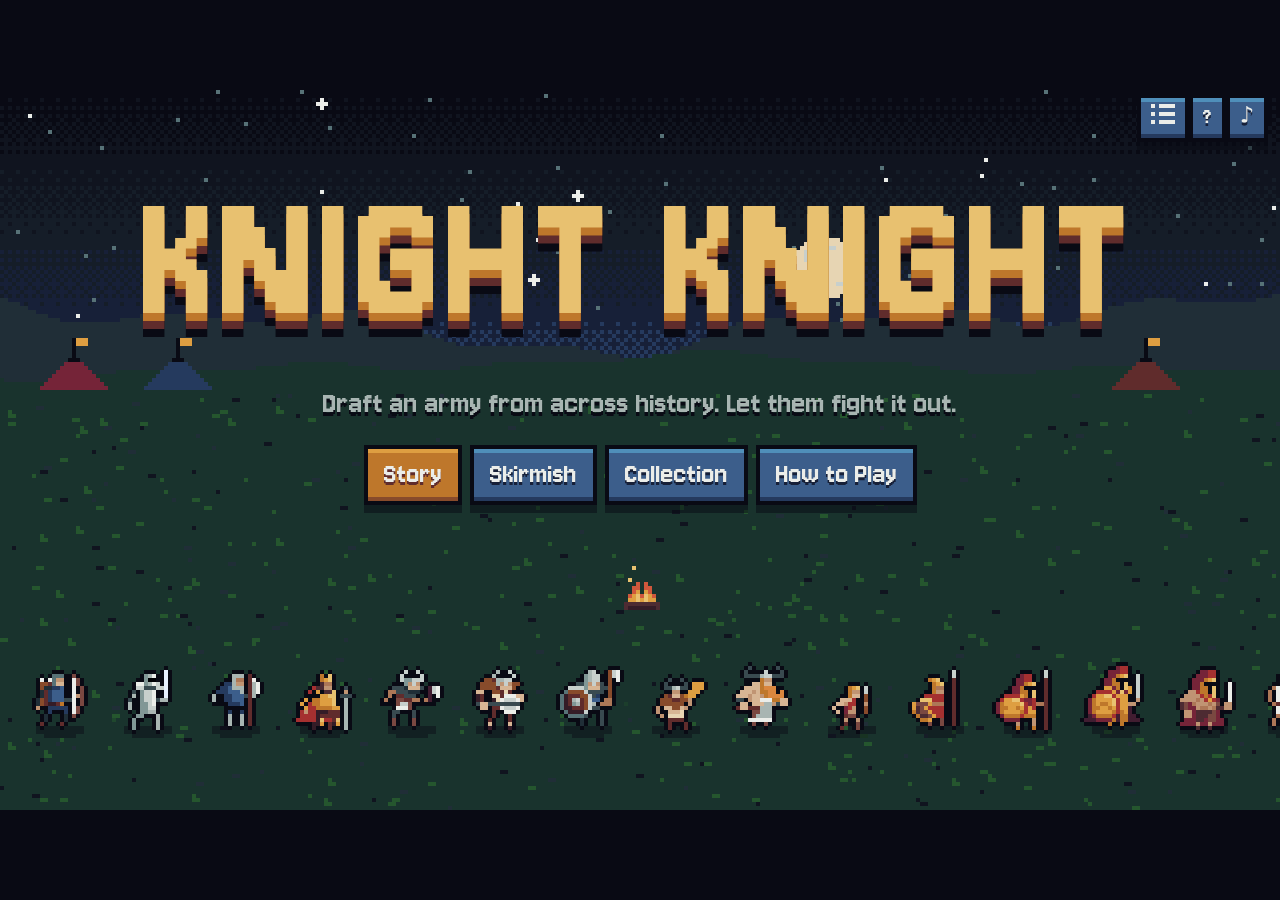
<file: index.html>
<!doctype html>
<html lang="en">
<head>
<meta charset="utf-8">
<meta name="viewport" content="width=device-width,initial-scale=1,viewport-fit=cover,user-scalable=no">
<title>Knight Knight</title>
<link rel="preconnect" href="https://fonts.googleapis.com">
<link rel="preconnect" href="https://fonts.gstatic.com" crossorigin>
<link href="https://fonts.googleapis.com/css2?family=Jersey+10&display=swap" rel="stylesheet">
<style>
:root{--u:4px}
*{box-sizing:border-box}
html,body{margin:0;height:100%;background:#090a14;overflow:hidden}
body{display:flex;align-items:center;justify-content:center;font-family:'Jersey 10',ui-monospace,Menlo,Consolas,monospace;color:#ebede9;user-select:none;-webkit-user-select:none;-webkit-tap-highlight-color:transparent}
#stage{position:relative;width:calc(var(--u)*320);height:calc(var(--u)*180);overflow:hidden;background:#151d28}
canvas{position:absolute;inset:0;width:100%;height:100%;image-rendering:crisp-edges;image-rendering:pixelated;touch-action:none}
#cv{transition:filter .7s}
#cv.grey{filter:grayscale(.85) brightness(.75)}
#fxc{pointer-events:none}
#ui{position:absolute;inset:0;pointer-events:none}
#ui>*{position:absolute}
.hide{display:none!important}
img.ic{width:calc(var(--u)*9);height:calc(var(--u)*9);image-rendering:pixelated;vertical-align:middle}
.ol{text-shadow:calc(var(--u)*.75) 0 0 #090a14,calc(var(--u)*-.75) 0 0 #090a14,0 calc(var(--u)*-.75) 0 #090a14,0 calc(var(--u)*.75) 0 #090a14,0 calc(var(--u)*1.5) 0 #090a14}

#hud{left:calc(var(--u)*4);top:calc(var(--u)*2);display:flex;gap:calc(var(--u)*7);align-items:center;font-size:calc(var(--u)*10);line-height:1}
#hud .stat{display:flex;align-items:center;gap:calc(var(--u)*2)}
#hud .stat>span{display:inline-block}
#hud small{font-size:.7em;opacity:.8}
#hTag{font-size:.6em;color:#e8c170;padding:0 calc(var(--u)*2);background:rgba(9,10,20,.7);text-shadow:none;line-height:1.5}
#hTag.boss{color:#ebede9;background:#a53030;animation:pulse .8s infinite}
.bump{animation:bump .32s cubic-bezier(.2,1.6,.4,1)}
.hurt{animation:hurt .5s}
@keyframes bump{0%{transform:scale(1)}35%{transform:scale(1.7)}100%{transform:scale(1)}}
@keyframes hurt{0%,100%{transform:translateX(0)}20%{transform:translateX(calc(var(--u)*-2)) scale(1.4)}40%{transform:translateX(calc(var(--u)*2))}60%{transform:translateX(calc(var(--u)*-1))}80%{transform:translateX(calc(var(--u)*1))}}
#hudr{right:calc(var(--u)*4);top:calc(var(--u)*2);display:flex;gap:calc(var(--u)*2)}

.btn{font:inherit;font-size:calc(var(--u)*7.5);line-height:1;color:#ebede9;background:#3c5e8b;border:0;padding:calc(var(--u)*2.5) calc(var(--u)*4) calc(var(--u)*3);cursor:pointer;pointer-events:auto;transition:transform .08s,filter .08s;
  box-shadow:inset 0 calc(var(--u)*1) 0 #4f8fba,inset 0 calc(var(--u)*-1) 0 #253a5e,0 0 0 calc(var(--u)*1) #090a14,0 calc(var(--u)*2) 0 calc(var(--u)*1) rgba(9,10,20,.5);text-shadow:0 calc(var(--u)*.75) 0 #172038;white-space:nowrap}
.btn:hover{filter:brightness(1.18);transform:translateY(calc(var(--u)*-1))}
.btn:active{transform:translateY(calc(var(--u)*1));filter:brightness(.95)}
.btn:focus-visible{outline:calc(var(--u)*1) solid #ebede9;outline-offset:calc(var(--u)*1)}
.btn[disabled]{filter:grayscale(1) brightness(.6);cursor:default;transform:none}
.btn.gold{background:#be772b;box-shadow:inset 0 calc(var(--u)*1) 0 #de9e41,inset 0 calc(var(--u)*-1) 0 #884b2b,0 0 0 calc(var(--u)*1) #090a14,0 calc(var(--u)*2) 0 calc(var(--u)*1) rgba(9,10,20,.5);text-shadow:0 calc(var(--u)*.75) 0 #602c2c}
.btn.red{background:#a53030;box-shadow:inset 0 calc(var(--u)*1) 0 #cf573c,inset 0 calc(var(--u)*-1) 0 #752438,0 0 0 calc(var(--u)*1) #090a14;text-shadow:0 calc(var(--u)*.75) 0 #411d31}
.btn.ice{background:#4f8fba;box-shadow:inset 0 calc(var(--u)*1) 0 #73bed3,inset 0 calc(var(--u)*-1) 0 #3c5e8b,0 0 0 calc(var(--u)*1) #090a14}
.btn.sm{font-size:calc(var(--u)*6);padding:calc(var(--u)*1.5) calc(var(--u)*2.5) calc(var(--u)*2)}
.btn.on{background:#de9e41;color:#241527;text-shadow:none}
.btn.pulse{animation:pulse .9s infinite}
.btn img{width:calc(var(--u)*6);height:calc(var(--u)*6);image-rendering:pixelated;vertical-align:calc(var(--u)*-1);margin-left:calc(var(--u)*1)}
@keyframes pulse{0%,100%{filter:brightness(1)}50%{filter:brightness(1.45)}}

#syn{left:calc(var(--u)*4);top:calc(var(--u)*17);width:calc(var(--u)*68)}
.syn-row{display:flex;align-items:center;gap:calc(var(--u)*2);padding:calc(var(--u)*1) calc(var(--u)*2);margin-bottom:calc(var(--u)*1);background:rgba(9,10,20,.78);border-left:calc(var(--u)*1.5) solid var(--c);font-size:max(10px,calc(var(--u)*5.6));line-height:1.1;color:#819796;cursor:help;pointer-events:auto;transition:transform .1s}
.syn-row:hover{transform:translateX(calc(var(--u)*1.5))}
.syn-row.on{color:#ebede9}
.syn-row.new{animation:synin .5s cubic-bezier(.2,1.6,.4,1)}
.syn-row .n{margin-left:auto}
.syn-row.on .n{color:var(--c)}
@keyframes synin{0%{transform:translateX(calc(var(--u)*-20));opacity:0}60%{background:var(--c)}100%{transform:none;opacity:1}}
.syn-hint{font-size:max(10px,calc(var(--u)*5.2));color:#819796;background:rgba(9,10,20,.6);padding:calc(var(--u)*2);line-height:1.25}

#info{right:calc(var(--u)*4);top:calc(var(--u)*17);width:calc(var(--u)*88);background:rgba(9,10,20,.9);box-shadow:0 0 0 calc(var(--u)*1) #394a50;padding:calc(var(--u)*3);font-size:max(10px,calc(var(--u)*5.6));line-height:1.15}
#info.battle{right:auto;left:50%;transform:translateX(-50%);top:calc(var(--u)*30)}
#info .nm,.card .nm{display:flex;justify-content:space-between;font-size:1.4em;color:#e8c170}
#info .lv{color:#ebede9;font-size:.8em}
#info .sub,.card .sub{color:#a8b5b2;margin:calc(var(--u)*.5) 0 calc(var(--u)*1.5)}
#info .sub i,.card .sub i{display:inline-block;width:.6em;height:.6em;margin-right:.4em}
#info .st{display:flex;gap:calc(var(--u)*2);align-items:center;margin-bottom:calc(var(--u)*1.5)}
#info .st b{padding:0 calc(var(--u)*2);color:#ebede9}
#info .st .a{background:#577277}#info .st .h{background:#a53030}
#info .st span{color:#819796}
#info .ab em{font-style:normal;color:#73bed3}
#info b,.card b{font-weight:400}
#info .ab b{color:#e8c170}
#info .gr{margin-top:calc(var(--u)*1.5);color:#a8ca58}
#info .hint{margin-top:calc(var(--u)*1.5);color:#819796}
#info .tier{margin-top:calc(var(--u)*1.5);color:#819796}
#info .tier.on{color:#ebede9}
#info .tier b{color:var(--c)}

.lbl{font-size:max(9px,calc(var(--u)*5));color:#a8b5b2;text-shadow:0 calc(var(--u)*.75) 0 #090a14;white-space:nowrap}
#lblFront{transform:translateX(-50%);color:#e8c170}
#lblShop{left:calc(var(--u)*60);top:calc(var(--u)*167)}
#hand{inset:0}
.cd{position:absolute;width:calc(var(--u)*28);text-align:center;line-height:1;white-space:nowrap;overflow:hidden;color:#241527;transform-origin:calc(var(--u)*14) calc(var(--u)*-2)}
.cd b{display:block;font-weight:400;font-size:calc(var(--u)*5.4)}
.cd.lg b{font-size:calc(var(--u)*4.6);line-height:1.17}
.cd i,.cd u{display:block;font-style:normal;text-decoration:none;font-size:calc(var(--u)*4.2);color:#7a4841}
.cd.it i{font-size:calc(var(--u)*4.7);color:#25562e}
.cd.it u{margin-top:calc(var(--u)*1.6)}
.cd u:empty{display:none}
#shopbar{left:0;right:0;top:calc(var(--u)*162);height:calc(var(--u)*14)}
#shopbar>*{position:absolute;top:0}
#btnRoll{left:calc(var(--u)*24)}
#ctx{left:50%;transform:translateX(-50%);display:flex;gap:calc(var(--u)*3)}
#btnEnd{right:calc(var(--u)*8)}
#sellzone{left:calc(var(--u)*8);right:calc(var(--u)*8);top:calc(var(--u)*110);height:calc(var(--u)*50);background:rgba(165,48,48,.5);box-shadow:inset 0 0 0 calc(var(--u)*1) #cf573c;display:flex;align-items:center;justify-content:center;font-size:calc(var(--u)*11);text-shadow:0 calc(var(--u)*1) 0 #411d31;animation:pulse .7s infinite}

#bnames{left:calc(var(--u)*6);right:calc(var(--u)*6);top:calc(var(--u)*15);display:flex;justify-content:space-between;align-items:flex-start;font-size:calc(var(--u)*9);line-height:1}
#bnames .r{text-align:right}
#bnames.in .l{animation:slideL .5s cubic-bezier(.2,1.3,.4,1) both}
#bnames.in .r{animation:slideR .5s cubic-bezier(.2,1.3,.4,1) both}
#bnames .vs{color:#e8c170;font-size:.8em;padding-top:calc(var(--u)*1)}
#oppName.boss{color:#cf573c}
@keyframes slideL{from{transform:translateX(calc(var(--u)*-140))}to{transform:none}}
@keyframes slideR{from{transform:translateX(calc(var(--u)*140))}to{transform:none}}
.chips{display:flex;flex-wrap:wrap;gap:calc(var(--u)*1.5);margin-top:calc(var(--u)*1.5);font-size:max(9px,calc(var(--u)*5.2));text-shadow:none;max-width:calc(var(--u)*110)}
.r .chips{justify-content:flex-end}
.chip{background:rgba(9,10,20,.8);border-left:calc(var(--u)*1.5) solid var(--c);padding:0 calc(var(--u)*1.5)}
.chip.fire{animation:chipfire .5s}
@keyframes chipfire{0%{transform:scale(1)}30%{transform:scale(1.5);background:var(--c);color:#090a14}100%{transform:scale(1)}}
#bbar{left:50%;transform:translateX(-50%);top:calc(var(--u)*164);display:flex;gap:calc(var(--u)*2)}

#fl{inset:0}
.fl{position:absolute;font-size:calc(var(--u)*8);line-height:1;white-space:nowrap;transform:translate(-50%,-50%);animation:rise .95s ease-out forwards}
.fl.dmg{color:#cf573c;font-size:calc(var(--u)*10)}
.fl.dmg.big{color:#ebede9;font-size:calc(var(--u)*15);-webkit-text-stroke:calc(var(--u)*.5) #a53030}
.fl.buff{color:#a8ca58}
.fl.debuff{color:#c65197}
.fl.gold{color:#e8c170}
.fl.spend{color:#cf573c}
.fl.ab{color:#ebede9;font-size:calc(var(--u)*6.5);animation-duration:1.1s}
.fl.syn{color:var(--c,#73bed3);font-size:calc(var(--u)*8)}
.fl.block{color:#73bed3}
.fl.ice{color:#a4dddb}
.fl.big{font-size:calc(var(--u)*14);color:#e8c170;animation-duration:1.8s}
.fl.err{color:#cf573c;font-size:calc(var(--u)*9);animation-duration:1.3s}
@keyframes rise{0%{opacity:0;transform:translate(-50%,-50%) scale(.2)}12%{opacity:1;transform:translate(-50%,-50%) scale(1.45)}24%{transform:translate(-50%,-50%) scale(1)}70%{opacity:1}100%{opacity:0;transform:translate(-50%,-190%) scale(1)}}

#splash{left:50%;top:calc(var(--u)*78);transform:translate(-50%,-50%);text-align:center;white-space:nowrap;line-height:.9}
#splash b{display:block;font-weight:400;font-size:calc(var(--u)*30);color:#e8c170}
#splash small{display:block;font-size:calc(var(--u)*9);color:#ebede9;margin-bottom:calc(var(--u)*2)}
#splash.vs b{font-size:calc(var(--u)*44)}
#splash.boss b{color:#cf573c}
#splash.boss small{color:#e8c170;letter-spacing:calc(var(--u)*2)}
#splash.go{animation:slam var(--ms,1s) both}
@keyframes slam{0%{opacity:0;transform:translate(-50%,-50%) scale(4)}14%{opacity:1;transform:translate(-50%,-50%) scale(.9)}22%{transform:translate(-50%,-50%) scale(1.06)}30%{transform:translate(-50%,-50%) scale(1)}82%{opacity:1;transform:translate(-50%,-50%) scale(1)}100%{opacity:0;transform:translate(-50%,-50%) scale(1.5)}}

#banner{inset:0;display:flex;flex-direction:column;align-items:center;padding-top:calc(var(--u)*34);gap:calc(var(--u)*3);background:linear-gradient(rgba(9,10,20,.7),rgba(9,10,20,.2) 55%,rgba(9,10,20,.5));pointer-events:auto}
#btnCont{position:absolute;left:50%;top:calc(var(--u)*158);margin-left:calc(var(--u)*-34);width:calc(var(--u)*68);animation:popin .4s .5s cubic-bezier(.2,1.6,.4,1) both}
#banner h2{margin:0;font-weight:400;font-size:calc(var(--u)*36);line-height:1;text-shadow:0 calc(var(--u)*2) 0 #090a14;animation:slamh .45s cubic-bezier(.2,1.5,.4,1) both}
#banner p{margin:0;font-size:calc(var(--u)*8);color:#c7cfcc;animation:popin .4s .25s both}
#banner.win h2{color:#e8c170}#banner.lose h2{color:#cf573c}#banner.draw h2{color:#a8b5b2}
@keyframes slamh{0%{transform:scale(5) rotate(-8deg);opacity:0}60%{transform:scale(.9) rotate(1deg);opacity:1}100%{transform:scale(1)}}
@keyframes popin{from{transform:scale(.2);opacity:0}to{transform:scale(1);opacity:1}}

#title{inset:0;display:flex;flex-direction:column;align-items:center;pointer-events:auto}
#title h1{margin:calc(var(--u)*20) 0 0;font-weight:400;font-size:calc(var(--u)*50);line-height:.9;letter-spacing:calc(var(--u)*1);color:#e8c170;text-shadow:0 calc(var(--u)*2) 0 #be772b,0 calc(var(--u)*4) 0 #602c2c,0 calc(var(--u)*6) 0 #090a14;white-space:nowrap}
#title h1 span{display:inline-block;animation:letter .7s cubic-bezier(.2,1.6,.4,1) both,bobl 2.6s ease-in-out infinite}
@keyframes letter{from{transform:translateY(calc(var(--u)*-90)) rotate(-20deg)}to{transform:none}}
@keyframes bobl{0%,100%{transform:translateY(0)}50%{transform:translateY(calc(var(--u)*-2))}}
#title p{margin:calc(var(--u)*9) 0 calc(var(--u)*7);font-size:calc(var(--u)*8);color:#a8b5b2;text-shadow:0 calc(var(--u)*1) 0 #090a14;animation:popin .5s 1s both}
#title .row{display:flex;gap:calc(var(--u)*4)}
#title .row .btn{animation:popin .4s cubic-bezier(.2,1.6,.4,1) both}

#maphead{left:calc(var(--u)*5);top:calc(var(--u)*3);font-size:calc(var(--u)*10);line-height:1}
#maphead small{display:block;font-size:.6em;color:#e8c170;margin-top:calc(var(--u)*1)}
.maplbl{position:absolute;transform:translate(-50%,0);font-size:max(9px,calc(var(--u)*5.2));line-height:1;white-space:nowrap}
.maplbl.lock{color:#a8b5b2}
.maplbl.done{color:#e8c170}
#crests{left:calc(var(--u)*5);top:calc(var(--u)*163);display:flex;gap:calc(var(--u)*1.5);align-items:center;font-size:max(9px,calc(var(--u)*5.2));background:rgba(9,10,20,.85);padding:calc(var(--u)*2) calc(var(--u)*3);text-shadow:none}
#crests span{margin-right:calc(var(--u)*1)}
#crests i{display:block;width:calc(var(--u)*7);height:calc(var(--u)*8);background:var(--c);clip-path:polygon(0 0,100% 0,100% 75%,50% 100%,0 75%)}
#crests i.off{background:#394a50}
#crests i.new{animation:bump .5s 3}
#mapcard{right:calc(var(--u)*5);bottom:calc(var(--u)*6);width:calc(var(--u)*116);pointer-events:auto}
.card{background:rgba(9,10,20,.92);box-shadow:0 0 0 calc(var(--u)*1) #394a50;padding:calc(var(--u)*3);font-size:max(10px,calc(var(--u)*5.4));line-height:1.15}
.card.in{animation:cardin .25s cubic-bezier(.2,1.4,.4,1)}
@keyframes cardin{from{transform:translateY(calc(var(--u)*10));opacity:0}to{transform:none;opacity:1}}
.card .units{display:flex;gap:calc(var(--u)*1);margin:calc(var(--u)*1) 0}
.card .units img,.unlock img{width:calc(var(--u)*18);height:calc(var(--u)*18);image-rendering:pixelated}
.card .meta{color:#a8b5b2;margin-bottom:calc(var(--u)*2)}
.card .meta b{color:#cf573c}
.card .ok{color:#a8ca58}
.card .btn{margin-top:calc(var(--u)*1)}
.pips i{display:inline-block;width:.55em;height:.55em;margin-left:.2em;background:#394a50}
.pips i.on{background:#cf573c}
.unlock{display:flex;justify-content:center;gap:calc(var(--u)*3);margin:calc(var(--u)*2) 0 calc(var(--u)*4)}
.unlock img{width:calc(var(--u)*28);height:calc(var(--u)*28);animation:popin .45s cubic-bezier(.2,1.8,.4,1) both}

#modal{inset:0;display:flex;align-items:center;justify-content:center;background:rgba(9,10,20,.75);pointer-events:auto}
#modal .box{max-width:calc(var(--u)*230);max-height:92%;overflow:auto;background:#151d28;box-shadow:0 0 0 calc(var(--u)*1) #577277,0 0 0 calc(var(--u)*2) #090a14;padding:calc(var(--u)*6);font-size:max(11px,calc(var(--u)*6.2));line-height:1.15;text-align:center;animation:popin .28s cubic-bezier(.2,1.5,.4,1)}
#modal h2{margin:0 0 calc(var(--u)*4);font-weight:400;font-size:calc(var(--u)*16);line-height:1;color:#e8c170}
#modal ul{margin:0 0 calc(var(--u)*5);padding-left:1.2em;text-align:left}
#modal li{margin-bottom:calc(var(--u)*1.5)}
#modal li b,#modal p b{color:#e8c170;font-weight:400}
#modal p{margin:0 0 calc(var(--u)*5);color:#c7cfcc}
#modal .btn{margin:0 calc(var(--u)*2)}
#coll{inset:0;overflow:auto;background:rgba(9,10,20,.96);pointer-events:auto;padding:calc(var(--u)*4) calc(var(--u)*6);font-size:max(10px,calc(var(--u)*5.4));line-height:1.15}
#coll h2{margin:0;font-weight:400;font-size:calc(var(--u)*12);line-height:1;color:#e8c170}
#coll h2 a{font-size:.5em;color:#73bed3;margin-left:calc(var(--u)*4);vertical-align:middle}
#collX{position:absolute;right:calc(var(--u)*4);top:calc(var(--u)*3)}
#collTabs{display:flex;gap:calc(var(--u)*2);margin:calc(var(--u)*3) 0}
#collTabs .btn{flex:1;padding-left:0;padding-right:0}
#coll b{font-weight:400}
#coll .bonus{display:flex;gap:calc(var(--u)*4);background:#151d28;border-left:calc(var(--u)*1.5) solid var(--c);padding:calc(var(--u)*2) calc(var(--u)*3);margin-bottom:calc(var(--u)*1)}
#coll .bonus .nm{flex:none;width:calc(var(--u)*82);color:#a8b5b2}
#coll .bonus .nm b{display:block;font-size:1.4em;color:var(--c)}
#coll .bonus .tr b{color:var(--c)}
#coll .crow{display:flex;align-items:center;gap:calc(var(--u)*3);padding:calc(var(--u)*1) calc(var(--u)*3);border-top:calc(var(--u)*.5) solid #202e37}
#coll .crow img{flex:none;width:calc(var(--u)*18);height:calc(var(--u)*18);image-rendering:pixelated}
#coll .crow img.it{width:calc(var(--u)*10);height:calc(var(--u)*10);margin:calc(var(--u)*1) calc(var(--u)*4)}
#coll .who{flex:none;width:calc(var(--u)*64);color:#a8b5b2}
#coll .who b{display:block;font-size:1.25em;color:#e8c170}
#coll .who i{font-style:normal;color:#ebede9}
#coll .ab{flex:1}
#coll .ab em{font-style:normal;color:#73bed3}
#coll .ab b{color:#e8c170}
#coll .note{color:#819796;padding:calc(var(--u)*2) calc(var(--u)*3)}
#btnBook img{margin:0}
@media (prefers-reduced-motion:reduce){*{animation-duration:.01s!important}}
</style>
</head>
<body>
<div id="stage">
  <canvas id="cv" width="320" height="180"></canvas>
  <div id="ui">
    <div id="hud" class="hide ol">
      <span class="stat" title="Gold"><img class="ic" data-ic="coin" alt="Gold"><span id="hGold">10</span></span>
      <span class="stat" title="Lives"><img class="ic" data-ic="heart" alt="Lives"><span id="hLives">5</span></span>
      <span class="stat" title="Wins"><img class="ic" data-ic="trophy" alt="Wins"><span id="hWins">0</span><small id="hGoal">/10</small></span>
      <span class="stat"><small>TURN</small><span id="hTurn">1</span></span>
      <span id="hTag"></span>
    </div>
    <div id="hudr">
      <button class="btn sm hide" id="btnHome" aria-label="Leave">⌂</button>
      <button class="btn sm" id="btnBook" aria-label="Collection"><img data-ic="list" alt=""></button>
      <button class="btn sm" id="btnHelp" aria-label="How to play">?</button>
      <button class="btn sm" id="btnMute" aria-label="Toggle sound">♪</button>
    </div>
    <div id="syn" class="hide"></div>
    <div id="info" class="hide"></div>
    <div id="lblFront" class="lbl hide">FRONT</div>
    <div id="lblShop" class="lbl hide"></div>
    <div id="hand" class="hide"></div>
    <div id="sellzone" class="hide"></div>
    <div id="shopbar" class="hide">
      <button class="btn" id="btnRoll">Roll <img data-ic="coin" alt="">1</button>
      <div id="ctx"></div>
      <button class="btn gold" id="btnEnd">End Turn ▸</button>
    </div>
    <div id="bnames" class="hide ol"><div class="l"><div>Your Army</div><div class="chips" id="chipsL"></div></div><div class="vs">VS</div><div class="r"><div id="oppName"></div><div class="chips" id="chipsR"></div></div></div>
    <div id="bbar" class="hide">
      <button class="btn sm" data-speed="1">1×</button><button class="btn sm" data-speed="2">2×</button><button class="btn sm" data-speed="4">4×</button><button class="btn sm" id="btnSkip">Skip ▸▸</button>
    </div>
    <div id="maphead" class="hide ol">THE KNOWN WORLD<small id="mapProg"></small></div>
    <div id="maplbls" class="hide ol" style="inset:0"></div>
    <div id="crests" class="hide"></div>
    <div id="mapcard" class="hide"></div>
    <div id="fl" class="ol"></div>
    <div id="splash" class="hide ol"></div>
    <div id="banner" class="hide"><h2 id="bannerT"></h2><p id="bannerP"></p><button class="btn gold" id="btnCont">Continue ▸</button></div>
    <div id="title" class="hide">
      <h1 id="logo"></h1>
      <p>Draft an army from across history. Let them fight it out.</p>
      <div class="row"><button class="btn gold" id="btnStory" style="animation-delay:1.1s">Story</button><button class="btn" id="btnSkirmish" style="animation-delay:1.2s">Skirmish</button><button class="btn" id="btnColl" style="animation-delay:1.3s">Collection</button><button class="btn" id="btnHow" style="animation-delay:1.4s">How to Play</button></div>
    </div>
    <div id="coll" class="hide"><h2>COLLECTION<a href="docs/index.html" target="_blank" rel="noopener">Full guide ↗</a></h2><button class="btn sm" id="collX" aria-label="Close">×</button><div id="collTabs"></div><div id="collBody"></div></div>
    <div id="modal" class="hide"><div class="box" id="modalBox"></div></div>
  </div>
  <canvas id="fxc" width="320" height="180"></canvas>
</div>
<script>
'use strict';
//#region LOGIC ============================================================
// Pure game rules: no DOM in this region (it is also run headless for balance sims).
const CAP = 50, COST = 3, LIVES = 5, WINS = 10;

function mulberry32(a){return function(){a|=0;a=a+0x6D2B79F5|0;let t=Math.imul(a^a>>>15,1|a);t=t+Math.imul(t^t>>>7,61|t)^t;return((t^t>>>14)>>>0)/4294967296}}
function makeRng(seed){
  const f = mulberry32(seed);
  f.int = n => Math.floor(f()*n);
  f.pick = a => a[f.int(a.length)];
  f.shuffle = a => {a=a.slice();for(let i=a.length-1;i>0;i--){const j=f.int(i+1);[a[i],a[j]]=[a[j],a[i]]}return a};
  return f;
}

const FACTIONS = {
  medieval:{name:'Medieval', color:'#4f8fba', syn:'Tithe',      tiers:['+1 gold at the start of every turn.','+3 gold at the start of every turn.']},
  viking:  {name:'Vikings',  color:'#75a743', syn:'Blood Rage', tiers:['When a Viking faints, the other Vikings gain +1/+1.','When a Viking faints, the other Vikings gain +2/+2.']},
  spartan: {name:'Spartans', color:'#cf573c', syn:'Phalanx',    tiers:['Spartans take 1 less damage (min 1).','Spartans take 2 less damage (min 1).']},
  egypt:   {name:'Egyptians',color:'#e8c170', syn:'Afterlife',  tiers:['The first Egyptian to faint rises as a Mummy with half its stats.','Every Egyptian rises once as a Mummy with half its stats.']},
  roman:   {name:'Romans',   color:'#c65197', syn:'Drill',      tiers:['End of turn: a random Roman gains +1 health for good.','End of turn: every Roman gains +1 health for good.']},
  japan:   {name:'Japanese', color:'#df84a5', syn:'Bushido',    tiers:['Each Japanese unit deals +2 damage with its first attack.','Each Japanese unit deals +5 damage with its first attack.']},
  gaul:    {name:'Gauls',    color:'#a8b5b2', syn:'Furor',      tiers:['After a Gaul attacks, it gains +2/+2.','After a Gaul attacks, it gains +4/+4.']},
};
// An army can be flagged `wild:true` instead of having a bonus of its own (see synergies()). None is
// today: the Gauls were wild until they got Furor, and the rule is kept for an army still to come.
// REAL_F is the armies with a bonus; ARMIES is all of them.
const ARMIES = Object.keys(FACTIONS), REAL_F = ARMIES.filter(f=>!FACTIONS[f].wild);

const UNITS = {};
function def(key,name,faction,tier,atk,hp,col,row,pos,ability,text,extra){
  UNITS[key] = Object.assign({key,name,faction,tier,atk,hp,sx:col*16,sy:row*16,pos,ability,text}, extra);
}
const MUMMY = {name:'Mummy', faction:'egypt', tier:0, ability:'Risen', text:'A hollow husk. No ability.'};

let UID = 1;
function lvlOf(u){return u.xp>=5?3:u.xp>=2?2:1}
function mkUnit(key){const d=UNITS[key];return{uid:UID++,key,atk:d.atk,hp:d.hp,xp:0,gear:null}}
function pbuff(P,u,da,dh){u.atk=Math.min(CAP,u.atk+da);u.hp=Math.min(CAP,u.hp+dh);P.fx.push({k:'buff',uid:u.uid,da,dh})}

// --- Medieval ---
def('peasant','Peasant','medieval',1,3,2, 2,0, 0,'Harvest','Sell: gain {1|2|3} extra gold.',
  {shop:{sell(u,P){const n=lvlOf(u);P.gold+=n;P.fx.push({k:'gold',n})}}});
def('longbow','Longbowman','medieval',2,2,3, 0,0, 2,'Volley','Start of battle: deal {2|4|6} damage to the rearmost enemy.',
  {on:{start(u,B){const f=B.foes(u);if(!f.length)return;B.say(u);B.shoot(u,[f[f.length-1]],2*u.lvl)}}});
def('knight','Knight','medieval',3,3,4, 1,0, 0,'Plate Armor','Blocks the first {hit|2 hits|3 hits} it takes each battle.',{blocks:true});
def('halberdier','Halberdier','medieval',4,4,5, 4,0, 0,'Reach','Before attack: deal {3|6|9} damage to the enemy behind the front.',
  {on:{beforeAttack(u,B){const f=B.foes(u);if(!f[1])return;B.say(u);B.shoot(u,[f[1]],3*u.lvl)}}});
def('king','King','medieval',6,5,7, 3,0, 2,'Royal Decree','Start of battle: give every other friend {+2/+2|+4/+4|+6/+6}.',
  {on:{start(u,B){const a=B.allies(u).filter(x=>x!==u);if(!a.length)return;B.say(u);B.buffAll(a,2*u.lvl,2*u.lvl)}}});
// --- Vikings ---
def('raider','Raider','viking',1,2,1, 0,1, 0,'Last Gift','Faint: give a random friend {+2/+1|+4/+2|+6/+3}.',
  {on:{faint(u,B){const a=B.allies(u);if(!a.length)return;B.say(u);B.buff(B.rng.pick(a),2*u.lvl,u.lvl)}}});
def('berserker','Berserker','viking',2,2,4, 1,1, 0,'Fury','Hurt: gain {+2|+4|+6} attack.',
  {on:{hurt(u,B){B.say(u);B.buff(u,2*u.lvl,0)}}});
def('huscarl','Huscarl','viking',3,3,4, 2,1, 1,'Avenger','Friend ahead faints: gain {+2/+2|+4/+4|+6/+6}.',
  {on:{friendAheadFaints(u,B){B.say(u);B.buff(u,2*u.lvl,2*u.lvl)}}});
def('skald','Skald','viking',4,2,4, 4,1, 2,'War Horn','Start of battle: give all friends ahead {+1/+1|+2/+2|+3/+3}.',
  {on:{start(u,B){const a=B.allies(u),i=a.indexOf(u);if(i<1)return;B.say(u);B.buffAll(a.slice(0,i),u.lvl,u.lvl)}}});
def('jarl','Jarl','viking',5,6,6, 3,1, 0,'Rampage','Knockout: deal {5|10|15} damage to the next enemy.',
  {on:{knockout(u,B){const f=B.foes(u);if(!f.length)return;B.say(u);B.shoot(u,[f[0]],5*u.lvl)}}});
// --- Spartans ---
def('peltast','Peltast','spartan',1,2,2, 3,2, 2,'Javelins','Start of battle: deal 1 damage to {1 random enemy|2 random enemies|3 random enemies}.',
  {on:{start(u,B){const f=B.foes(u);if(!f.length)return;B.say(u);B.shoot(u,B.rng.shuffle(f).slice(0,u.lvl),1)}}});
def('hoplite','Hoplite','spartan',2,2,3, 0,2, 1,'Spear Wall','Friend ahead attacks: deal {1|2|3} damage to the front enemy.',
  {on:{friendAheadAttacks(u,B){const f=B.foes(u);if(!f.length)return;B.say(u);B.shoot(u,[f[0]],u.lvl)}}});
def('phalangite','Phalangite','spartan',3,2,6, 1,2, 0,'Aspis','Takes {1|2|3} less damage from every hit (min 1).',{armor:true});
def('lochagos','Lochagos','spartan',4,3,5, 4,2, 1,'Hold the Line','Start of battle: give adjacent friends {+1/+3|+2/+6|+3/+9}.',
  {on:{start(u,B){const a=B.allies(u),i=a.indexOf(u),t=[a[i-1],a[i+1]].filter(Boolean);if(!t.length)return;B.say(u);B.buffAll(t,u.lvl,3*u.lvl)}}});
def('leonidas','Leonidas','spartan',6,7,7, 2,2, 0,'This is Sparta!','Start of battle: kick the front enemy to the back of their line for {5|10|15} damage.',
  {on:{start(u,B){const f=B.foes(u);if(!f.length)return;B.say(u);B.kick(f[0]);B.hit(f[0],5*u.lvl,u)}}});
// --- Egyptians ---
def('laborer','Laborer','egypt',1,1,3, 0,3, 1,'Tribute','Buy: give a random friend {+1/+1|+2/+2|+3/+3}.',
  {shop:{buy(u,P,rng){const o=P.team.filter(x=>x&&x!==u);if(o.length){const l=lvlOf(u);pbuff(P,rng.pick(o),l,l)}}}});
def('medjay','Medjay','egypt',2,3,3, 3,3, 0,'Embalmed','Faint: rise as a {3/3|6/6|9/9} Mummy.',
  {on:{faint(u,B,i){B.say(u);B.summon(u.side,i,{key:u.key,atk:3*u.lvl,hp:3*u.lvl,mummy:true})}}});
def('priest','Priest of Set','egypt',3,2,4, 1,3, 2,'Curse','Start of battle: the strongest enemy loses {3|6|9} attack (min 1).',
  {on:{start(u,B){const f=B.foes(u);if(!f.length)return;const t=f.reduce((a,b)=>b.atk>a.atk?b:a);B.say(u);B.buff(t,-3*u.lvl,0)}}});
def('cleopatra','Cleopatra','egypt',5,5,6, 4,3, 1,'Asp','After attack: deal {4|8|12} damage to the weakest enemy.',
  {on:{afterAttack(u,B){const f=B.foes(u);if(!f.length)return;const t=f.reduce((a,b)=>b.hp<a.hp?b:a);B.say(u);B.shoot(u,[t],4*u.lvl)}}});
def('pharaoh','Pharaoh','egypt',6,4,8, 2,3, 2,'Eternal Kingdom','Friend faints: raise it as a {4/4|8/8|12/12} Mummy.',
  {on:{friendFaints(u,B,dead,i){if(dead.risen)return;B.say(u);B.summon(u.side,i,{key:dead.key,atk:4*u.lvl,hp:4*u.lvl,mummy:true})}}});
// --- Romans ---
def('velite','Velite','roman',1,3,1, 3,4, 0,'Parting Shot','Faint: deal {2|4|6} damage to a random enemy.',
  {on:{faint(u,B){const f=B.foes(u);if(!f.length)return;B.say(u);B.shoot(u,[B.rng.pick(f)],2*u.lvl)}}});
def('legionary','Legionary','roman',2,2,2, 0,4, 0,'Formation','Start of battle: gain {+1/+1|+2/+2|+3/+3} for each other Roman friend.',
  {on:{start(u,B){const n=B.allies(u).filter(x=>x!==u&&B.isF(x,'roman')).length;if(!n)return;B.say(u);B.buff(u,n*u.lvl,n*u.lvl)}}});
def('aquilifer','Aquilifer','roman',3,2,4, 2,4, 2,'Eagle Standard','End of turn: give the friend ahead {+1|+2|+3} attack for good.',
  {shop:{endTurn(u,P,rng,slot){for(let i=slot-1;i>=0;i--)if(P.team[i]){pbuff(P,P.team[i],lvlOf(u),0);break}}}});
def('centurion','Centurion','roman',4,4,5, 1,4, 0,'Command','Before attack: give the friend behind {+2/+1|+4/+2|+6/+3}.',
  {on:{beforeAttack(u,B){const a=B.allies(u),t=a[a.indexOf(u)+1];if(!t)return;B.say(u);B.buff(t,2*u.lvl,u.lvl)}}});
def('caesar','Caesar','roman',5,5,5, 4,4, 1,'Veni, Vidi, Vici','Start of battle: deal {3|6|9} damage to the three front enemies.',
  {on:{start(u,B){const f=B.foes(u);if(!f.length)return;B.say(u);B.shoot(u,f.slice(0,3),3*u.lvl)}}});
// --- Japanese ---
def('ashigaru','Ashigaru','japan',1,2,2, 3,5, 0,'Vanguard','Start of battle: if in the front slot, gain {+1/+2|+2/+4|+3/+6}.',
  {on:{start(u,B){if(B.allies(u)[0]!==u)return;B.say(u);B.buff(u,u.lvl,2*u.lvl)}}});
def('ronin','Ronin','japan',2,3,3, 0,5, 0,'Blood Price','Knockout: gain {+2/+2|+4/+4|+6/+6}.',
  {on:{knockout(u,B){B.say(u);B.buff(u,2*u.lvl,2*u.lvl)}}});
def('yumi','Yumi Archer','japan',3,1,3, 2,5, 2,'Arrow Rain','Friend ahead attacks: deal {2|4|6} damage to the rearmost enemy.',
  {on:{friendAheadAttacks(u,B){const f=B.foes(u);if(!f.length)return;B.say(u);B.shoot(u,[f[f.length-1]],2*u.lvl)}}});
def('sohei','Sohei','japan',4,3,6, 4,5, 2,'Ward','Start of battle: {the friend ahead blocks its|the 2 friends ahead block their|the 3 friends ahead block their} first hit.',
  {on:{start(u,B){const a=B.allies(u),i=a.indexOf(u),t=a.slice(Math.max(0,i-u.lvl),i);if(!t.length)return;B.say(u);t.forEach(x=>B.ward(x,1))}}});
def('samurai','Samurai','japan',5,6,4, 1,5, 0,'Iaido','Strikes first: an enemy it fells cannot strike back. Attacks deal {+0|+3|+6} damage.',{iaido:true});
// --- Gauls ---
def('carnyx','Carnyx Player','gaul',1,1,2, 4,6, 2,'Rally','End of turn: give the friend ahead {+1|+2|+3} health for good.',
  {shop:{endTurn(u,P,rng,slot){for(let i=slot-1;i>=0;i--)if(P.team[i]){pbuff(P,P.team[i],0,lvlOf(u));break}}}});
def('druid','Druid','gaul',2,2,3, 1,6, 2,'Omen','Start of battle: deal {3|6|9} damage to the enemy with the highest attack.',
  {on:{start(u,B){const f=B.foes(u);if(!f.length)return;B.say(u);B.shoot(u,[f.reduce((a,b)=>b.atk>a.atk?b:a)],3*u.lvl)}}});
def('ambactus','Ambactus','gaul',3,3,5, 2,6, 1,'Paid in Gold','End of turn: if you have 2+ unspent gold, gain {+1/+1|+2/+2|+3/+3} for good.',
  {shop:{endTurn(u,P){if(P.gold>=2){const l=lvlOf(u);pbuff(P,u,l,l)}}}});
def('gaesatus','Gaesatus','gaul',4,5,5, 0,6, 0,'Frenzy','After attack: gain {+2|+4|+6} attack.',
  {on:{afterAttack(u,B){B.say(u);B.buff(u,2*u.lvl,0)}}});
def('chieftain','Chieftain','gaul',5,4,5, 3,6, 0,'Confederation','Start of battle: gain {+1/+1|+2/+2|+3/+3} for each other Gaul and each other army on your team.',
  {on:{start(u,B){const o=B.allies(u).filter(x=>x!==u),n=o.filter(x=>x.def.faction==='gaul').length+new Set(o.map(x=>x.def.faction).filter(f=>f!=='gaul')).size;if(!n)return;B.say(u);B.buff(u,n*u.lvl,n*u.lvl)}}});

const UNIT_KEYS = Object.keys(UNITS);

// `short` is the few words that fit on the item's shop card; `text` is the full rule.
const ITEMS = {
  ration:   {name:'Ration',      tier:1, short:'+1/+1', text:'Give a unit +1/+1.'},
  whetstone:{name:'Whetstone',   tier:2, gear:true, short:'+3 damage', text:'Gear: attacks deal +3 damage.'},
  chainmail:{name:'Chainmail',   tier:3, gear:true, short:'Take 2 less', text:'Gear: take 2 less damage (min 1).'},
  feast:    {name:'Feast',       tier:4, noTarget:true, short:'3 units +1/+1', text:'Give 3 random units +1/+1.'},
  manual:   {name:'War Manual',  tier:4, short:'+1 XP', text:'Give a unit +1 experience.'},
  shield:   {name:'Tower Shield',tier:5, gear:true, short:'Block 1 hit', text:'Gear: block the first hit each battle.'},
  ankh:     {name:'Ankh',        tier:6, gear:true, short:'Revive as 1/1', text:'Gear: once per battle, return from death as a 1/1.'},
};
const ITEM_KEYS = Object.keys(ITEMS);

// Units of a wild army each add +1 to every army that already has 2 real members (`w` = wilds counted)
// and share those armies' bonuses. They push a bonus to its next tier but cannot switch one on alone.
const isWild = f => !!FACTIONS[f].wild;
function synergies(units){
  const real={}; let wild=0;
  for(const u of units){ if(!u) continue; const f=UNITS[u.key].faction; if(isWild(f)) wild++; else real[f]=(real[f]||0)+1; }
  const out={};
  for(const f in real){ const w=real[f]>=2?wild:0, n=real[f]+w; out[f]={n, w, lvl:n>=4?2:n>=2?1:0}; }
  return out;
}

// ---------- shop phase ----------
// A run is a player state P. Skirmish uses the defaults; story expeditions pass a restricted
// recruit pool, `fast` tiers (one per turn instead of one per two turns), fewer lives and a win goal.
const tierOf = P => Math.min(6, P.fast ? P.turn : Math.floor((P.turn+1)/2));
const shopSize = T => T>=5?5:T>=3?4:3;
const itemSlots = T => T>=3?2:1;
function newPlayer(o){ o=o||{}; return {gold:10,turn:1,lives:o.lives||LIVES,goal:o.goal||WINS,wins:0,team:[null,null,null,null,null],shop:[],items:[],fx:[],pool:o.pool||null,fast:!!o.fast,bonus:o.bonus||0,story:o.story||null,cap:o.cap||5}; }
function canMerge(a,b){return a&&b&&a!==b&&a.key===b.key&&lvlOf(a)<3}

function refill(P,rng){
  const T=tierOf(P), all=P.pool||UNIT_KEYS, ipool=ITEM_KEYS.filter(k=>ITEMS[k].tier<=T);
  let pool=all.filter(k=>UNITS[k].tier<=T); if(!pool.length) pool=all;
  P.shop=P.shop.filter(s=>s.frozen); while(P.shop.length<shopSize(T)) P.shop.push({u:mkUnit(rng.pick(pool)),frozen:false});
  P.items=P.items.filter(s=>s.frozen); while(P.items.length<itemSlots(T)) P.items.push({item:rng.pick(ipool),frozen:false,id:UID++});
}
function startTurn(P,rng){
  const s=synergies(P.team).medieval, tithe=[0,1,3][s?s.lvl:0], tribute=P.turn===1?P.bonus||0:0;
  P.gold=10+tithe+tribute;
  if(tithe) P.fx.push({k:'gold',n:tithe,label:'Tithe'});
  if(tribute) P.fx.push({k:'gold',n:tribute,label:'Tribute'});
  refill(P,rng);
}
function rollShop(P,rng){ if(P.gold<1) return false; P.gold--; refill(P,rng); return true; }
function levelUp(P,t,rng){
  P.fx.push({k:'level',uid:t.uid});
  if(P.shop.length<6){
    // bonus recruit from the next tier up (or the best the pool has, when an army skips that tier)
    const T=Math.min(6,tierOf(P)+1), all=(P.pool||UNIT_KEYS).filter(k=>UNITS[k].tier<=T), top=Math.max(...all.map(k=>UNITS[k].tier));
    P.shop.push({u:mkUnit(rng.pick(all.filter(k=>UNITS[k].tier===top))),frozen:false,bonus:true});
  }
}
function mergeInto(P,t,inc,rng){
  const before=lvlOf(t);
  t.atk=Math.min(CAP,Math.max(t.atk,inc.atk)+1); t.hp=Math.min(CAP,Math.max(t.hp,inc.hp)+1);
  t.xp=Math.min(5,t.xp+inc.xp+1); if(!t.gear) t.gear=inc.gear;
  if(lvlOf(t)>before) levelUp(P,t,rng);
}
// free up `slot` by sliding its neighbours toward the nearest gap
function makeRoom(P,slot){
  const t=P.team; if(!t[slot]) return true;
  let gap=-1; for(let i=0;i<5;i++) if(!t[i]&&(gap<0||Math.abs(i-slot)<Math.abs(gap-slot))) gap=i;
  if(gap<0) return false;
  if(gap>slot) for(let i=gap;i>slot;i--) t[i]=t[i-1]; else for(let i=gap;i<slot;i++) t[i]=t[i+1];
  t[slot]=null; return true;
}
function canBuyInto(P,u,slot){ return canMerge(P.team[slot],u) || P.team.includes(null); }
function buyUnit(P,si,slot,rng){
  const s=P.shop[si]; if(!s||P.gold<COST) return null;
  const u=s.u, t=P.team[slot]; let res;
  if(canMerge(t,u)){ P.gold-=COST; P.shop.splice(si,1); mergeInto(P,t,u,rng); res=t; }
  else{ if(!makeRoom(P,slot)) return null; P.gold-=COST; P.shop.splice(si,1); P.team[slot]=u; res=u; }
  const h=UNITS[res.key].shop; if(h&&h.buy) h.buy(res,P,rng);
  return res;
}
function sellUnit(P,slot,rng){
  const u=P.team[slot]; if(!u) return false;
  P.team[slot]=null; const n=lvlOf(u); P.gold+=n; P.fx.push({k:'gold',n});
  const h=UNITS[u.key].shop; if(h&&h.sell) h.sell(u,P,rng);
  return true;
}
function moveUnit(P,a,b,rng){
  if(a===b) return false; const ua=P.team[a], ub=P.team[b]; if(!ua) return false;
  if(canMerge(ub,ua)){ mergeInto(P,ub,ua,rng); P.team[a]=null; } else { P.team[a]=ub; P.team[b]=ua; }
  return true;
}
function canUseItem(P,key,slot){
  const u=P.team[slot];
  if(ITEMS[key].noTarget) return P.team.some(Boolean);
  if(!u) return false;
  return !(key==='manual'&&lvlOf(u)>=3);
}
function useItem(P,ii,slot,rng){
  const s=P.items[ii]; if(!s||P.gold<COST||!canUseItem(P,s.item,slot)) return false;
  const u=P.team[slot], it=ITEMS[s.item];
  if(it.gear){ u.gear=s.item; P.fx.push({k:'text',uid:u.uid,text:it.name}); }
  else if(s.item==='ration') pbuff(P,u,1,1);
  else if(s.item==='feast') rng.shuffle(P.team.filter(Boolean)).slice(0,3).forEach(x=>pbuff(P,x,1,1));
  else if(s.item==='manual'){ const b=lvlOf(u); u.xp++; P.fx.push({k:'text',uid:u.uid,text:'+1 XP'}); if(lvlOf(u)>b) levelUp(P,u,rng); }
  P.gold-=COST; P.items.splice(ii,1); return true;
}
function endTurn(P,rng){
  P.team.forEach((u,i)=>{ if(!u) return; const h=UNITS[u.key].shop; if(h&&h.endTurn) h.endTurn(u,P,rng,i); });
  const s=synergies(P.team).roman;
  if(s&&s.lvl){
    const rs=P.team.filter(u=>{ const f=u&&UNITS[u.key].faction; return f==='roman'||(f&&isWild(f)); });
    (s.lvl>1?rs:[rng.pick(rs)]).forEach(u=>pbuff(P,u,0,1));
  }
}

// ---------- battle ----------
// Returns a flat event log; the view replays it. `q` on an event means "don't pause after this one".
function simulateBattle(TA,TB,seed){
  const rng=makeRng(seed), ev=[], sides=[[],[]], meta=[], dying=[]; let nid=0;
  [TA,TB].forEach((t,s)=>{
    const us=t.filter(Boolean), syn=synergies(us);
    sides[s]=us.map(u=>{const d=UNITS[u.key],l=lvlOf(u);return{id:++nid,key:u.key,def:d,side:s,atk:u.atk,hp:u.hp,hp0:u.hp,lvl:l,gear:u.gear||null,boss:!!u.boss,block:(d.blocks?l:0)+(u.gear==='shield'?1:0),dead:false,tb:rng()}});
    meta[s]={syn,afterlife:syn.egypt?[0,1,9][syn.egypt.lvl]:0,furor:0};
  });
  const snap=u=>({id:u.id,key:u.key,side:u.side,atk:u.atk,hp:u.hp,lvl:u.lvl,gear:u.gear,block:u.block,mummy:!!u.mummy,boss:!!u.boss});
  const alive=L=>L.filter(u=>!u.dead);
  // synergy level `u` enjoys for faction f (0 if none)
  const sl=(u,f)=>{const s=meta[u.side].syn[f];if(!s||u.mummy)return 0;const uf=u.def.faction;return(uf===f||isWild(uf))?s.lvl:0};
  const trig=(u,n,a,b)=>{const f=u.def.on&&u.def.on[n];if(f)f(u,B,a,b)};

  function hit(t,amt,src,q){
    if(!t||t.dead) return;
    if(t.block>0){ t.block--; ev.push({t:'block',id:t.id,block:t.block,q:!!q}); return; }
    const red=(t.def.armor?t.lvl:0)+sl(t,'spartan')+(t.gear==='chainmail'?2:0);
    amt=Math.max(1,amt-red); t.hp-=amt;
    ev.push({t:'dmg',id:t.id,amt,hp:Math.max(0,t.hp),q:!!q});
    if(t.hp<=0){ t.dead=true; dying.push(t); } else trig(t,'hurt');
  }
  function summon(side,i,spec){
    const L=sides[side]; if(alive(L).length>=5) return null;
    const d=UNITS[spec.key], l=spec.lvl||1;
    const u={id:++nid,key:spec.key,def:spec.mummy?MUMMY:d,side,atk:spec.atk,hp:spec.hp,hp0:spec.hp,lvl:l,gear:null,block:(!spec.mummy&&d.blocks?l:0),dead:false,risen:true,mummy:!!spec.mummy,tb:0};
    i=Math.min(i,L.length); L.splice(i,0,u); ev.push({t:'summon',side,index:i,unit:snap(u)}); return u;
  }
  const B={rng,
    foes:u=>alive(sides[1-u.side]), allies:u=>alive(sides[u.side]), isF:(u,f)=>!u.mummy&&(u.def.faction===f||(isWild(u.def.faction)&&!!(meta[u.side].syn[f]&&meta[u.side].syn[f].w))),
    say(u){ev.push({t:'ability',id:u.id,name:u.def.ability})},
    buff(u,da,dh,q){ if(u.dead) return; const a0=u.atk,h0=u.hp; u.atk=Math.max(1,Math.min(CAP,u.atk+da)); u.hp=Math.min(CAP,u.hp+dh); ev.push({t:'buff',id:u.id,da:u.atk-a0,dh:u.hp-h0,atk:u.atk,hp:u.hp,q:!!q}); },
    buffAll(us,da,dh){us.forEach((x,i)=>B.buff(x,da,dh,i<us.length-1))},
    hit, summon,
    shoot(src,ts,amt){ ts=ts.filter(Boolean); if(!ts.length) return; ev.push({t:'shot',from:src.id,to:ts.map(x=>x.id)}); ts.forEach((x,i)=>hit(x,amt,src,i<ts.length-1)); },
    ward(u,n){ u.block+=n; ev.push({t:'status',id:u.id,block:u.block}); },
    kick(t){ const L=sides[t.side]; if(alive(L).length<2) return; L.splice(L.indexOf(t),1); L.push(t); ev.push({t:'order',side:t.side,ids:L.map(x=>x.id),kicked:t.id}); },
  };
  function resolve(){
    let guard=0;
    while(dying.length&&guard++<200){
      const u=dying.shift(), L=sides[u.side], i=L.indexOf(u); if(i<0) continue;
      const behind=L[i+1]; L.splice(i,1); ev.push({t:'faint',id:u.id});
      trig(u,'faint',i);
      if(!u.risen){
        if(u.gear==='ankh') summon(u.side,i,{key:u.key,atk:1,hp:1,lvl:u.lvl});
        if(sl(u,'egypt')&&meta[u.side].afterlife>0){ meta[u.side].afterlife--; ev.push({t:'syn',side:u.side,f:'egypt'}); summon(u.side,i,{key:u.key,atk:Math.ceil(u.atk/2),hp:Math.ceil(u.hp0/2),mummy:true}); }
        const rage=sl(u,'viking'), vs=rage?alive(L).filter(v=>sl(v,'viking')):[];
        if(vs.length){ ev.push({t:'syn',side:u.side,f:'viking'}); B.buffAll(vs,rage,rage); }
      }
      if(behind&&!behind.dead) trig(behind,'friendAheadFaints',u);
      for(const f of alive(L)) trig(f,'friendFaints',u,i);
    }
  }
  const strike=u=>{ let d=u.atk+(u.gear==='whetstone'?3:0)+(u.def.iaido?(u.lvl-1)*3:0); if(!u.struck) d+=[0,2,5][sl(u,'japan')]; return d; };

  ev.push({t:'init',units:[...sides[0],...sides[1]].map(snap)});
  [...sides[0],...sides[1]].filter(u=>u.def.on&&u.def.on.start).sort((x,y)=>y.atk-x.atk||x.tb-y.tb)
    .forEach(u=>{ if(!u.dead){ trig(u,'start'); resolve(); } });

  let rounds=0;
  while(sides[0].length&&sides[1].length&&rounds++<300){
    const a=sides[0][0], b=sides[1][0];
    for(const u of [a,b]) if(!u.ready&&!u.dead){ u.ready=true; trig(u,'beforeAttack'); }
    resolve();
    if(sides[0][0]!==a||sides[1][0]!==b) continue;
    ev.push({t:'attack',a:a.id,b:b.id});
    const da=strike(a), db=strike(b); a.struck=b.struck=true; a.ready=b.ready=false;
    const ia=!!a.def.iaido, ib=!!b.def.iaido;
    if(ia&&!ib){ hit(b,da,a); if(!b.dead) hit(a,db,b); }
    else if(ib&&!ia){ hit(a,db,b); if(!a.dead) hit(b,da,a); }
    else { hit(b,da,a,true); hit(a,db,b); }
    for(const s of [sides[0][1],sides[1][1]]) if(s&&!s.dead) trig(s,'friendAheadAttacks');
    for(const u of [a,b]) if(!u.dead) trig(u,'afterAttack');
    // Furor: a Gaul that attacked and is still standing comes out of it bigger (`again` = already called out this battle)
    [a,b].filter(u=>!u.dead&&sl(u,'gaul')).forEach((u,i,us)=>{ const n=2*sl(u,'gaul'); ev.push({t:'syn',side:u.side,f:'gaul',again:meta[u.side].furor++>0}); B.buff(u,n,n,i<us.length-1); });
    if(b.dead&&!a.dead) trig(a,'knockout');
    if(a.dead&&!b.dead) trig(b,'knockout');
    resolve();
  }
  const result=sides[0].length?(sides[1].length?'draw':'win'):(sides[1].length?'lose':'draw');
  ev.push({t:'end',result});
  return {ev,result,rounds};
}

// ---------- opponents: a greedy bot that plays the same shop as you ----------
function unitValue(u,fav){const d=UNITS[u.key];return u.atk+u.hp+d.tier*3+u.xp*2+(d.faction===fav||isWild(d.faction)?4:0)+(u.gear?2:0)}
function arrange(P){
  const us=P.team.filter(Boolean).sort((a,b)=>UNITS[a.key].pos-UNITS[b.key].pos||b.hp-a.hp);
  P.team=[0,1,2,3,4].map(i=>us[i]||null);
}
function botShop(P,rng,fav){
  let guard=0;
  while(guard++<80){
    let best=null; const consider=c=>{if(!best||c.sc>best.sc)best=c};
    if(P.gold>=COST){
      P.shop.forEach((s,i)=>{
        const d=UNITS[s.u.key], base=d.tier*2+(d.faction===fav||isWild(d.faction)?5:0)+rng()*2;
        const dup=P.team.findIndex(x=>canMerge(x,s.u)), empty=P.team.filter(Boolean).length<P.cap?P.team.indexOf(null):-1;
        if(dup>=0) consider({k:'buy',i,slot:dup,sc:base+5});
        else if(empty>=0) consider({k:'buy',i,slot:empty,sc:base+4});
        else{
          let w=-1,wv=1e9; P.team.forEach((x,j)=>{if(!x)return;const v=unitValue(x,fav);if(v<wv){wv=v;w=j}});
          const nv=unitValue(s.u,fav); if(nv>wv+1) consider({k:'swap',i,slot:w,sc:base+(nv-wv)*.5});
        }
      });
      if(P.team.filter(Boolean).length>=3) P.items.forEach((s,i)=>{
        const it=ITEMS[s.item]; let slot=-1,sc=3,bv=-1;
        if(it.gear){ P.team.forEach((x,j)=>{if(x&&!x.gear&&x.atk+x.hp>bv){bv=x.atk+x.hp;slot=j}}); sc=5+it.tier; }
        else if(s.item==='manual'){ P.team.forEach((x,j)=>{if(x&&lvlOf(x)<3&&x.xp*10+x.atk+x.hp>bv){bv=x.xp*10+x.atk+x.hp;slot=j}}); sc=6; }
        else if(s.item==='feast'){ slot=P.team.findIndex(Boolean); sc=7; }
        else slot=rng.pick(P.team.map((x,j)=>x?j:-1).filter(j=>j>=0));
        if(slot>=0) consider({k:'item',i,slot,sc:sc+rng()});
      });
    }
    if(best){
      if(best.k==='item') useItem(P,best.i,best.slot,rng);
      else{ if(best.k==='swap') sellUnit(P,best.slot,rng); buyUnit(P,best.i,best.slot,rng); }
    } else if(!rollShop(P,rng)) break;
    P.fx.length=0;
  }
  arrange(P);
}
const ARMY_NAMES = {
  medieval:['The Iron Crown','Lionheart Levy','Black Keep','The Round Table'],
  viking:['Sea Wolves','Ravens of Odin','Frost Raiders','Longship Kin'],
  spartan:['The Three Hundred','The Bronze Wall','Sons of Ares','Crimson Phalanx'],
  egypt:['Sons of Ra','The Nile Guard','Scarab Host','Eternal Dynasty'],
  roman:['Legio IX','Eagles of Rome','The Iron Legion','Praetorians'],
  japan:['Crane Clan','Moonlit Blades','Tiger Shogunate','The Forty-Seven'],
  gaul:['Arverni Warband','Sons of Brennus','The Oak Brothers','Boars of Bibracte'],
};
// foe (optional): {fav, pool, fast, cap (army size), gold (delta per turn), boss:{key,name,bonus}}
function makeOpponent(turn,rng,foe){
  foe=foe||{};
  const fav=foe.fav||rng.pick(REAL_F), P=newPlayer({pool:foe.pool,fast:foe.fast,cap:foe.cap}), waste=foe.gold!=null?-foe.gold:rng.int(3);
  for(let t=1;t<=turn;t++){ P.turn=t; startTurn(P,rng); P.gold=Math.max(3,P.gold-waste); botShop(P,rng,fav); endTurn(P,rng); P.fx.length=0; }
  // name the army after whatever it actually ended up fielding
  const n={}; P.team.forEach(u=>{ if(u){ const f=UNITS[u.key].faction; if(!isWild(f)) n[f]=(n[f]||0)+1; } });
  const army=isWild(fav)?fav:REAL_F.reduce((a,f)=>(n[f]||0)>(n[a]||0)?f:a,fav);
  let name=rng.pick(ARMY_NAMES[army]);
  if(foe.boss){
    // the region's leader joins the last battle: tougher than a recruit, taking the weakest unit's place
    const b=mkUnit(foe.boss.key), us=P.team.filter(Boolean); b.boss=true; b.atk+=foe.boss.bonus; b.hp+=foe.boss.bonus*2;
    if(us.length>=5) us.splice(us.reduce((w,u,i)=>u.atk+u.hp<us[w].atk+us[w].hp?i:w,0),1);
    us.push(b); P.team=us; arrange(P); name=foe.boss.name;
  }
  return {name,fav,army,team:P.team,boss:!!foe.boss};
}

// ---------- story: conquer the map one region at a time ----------
// Each region is a short expedition (a fresh run) against that region's army. Winning it unlocks
// the army for every later expedition. x,y are map coordinates. Difficulty knobs per region: `wins` needed,
// `cap` (rival army size), `gold` (shift to the rival bot's income), boss = [unit, title, stat bonus].
// `danger` is only the rating shown on the map. Tune with tools/sim.py tools/story.js.
const REGIONS = {
  home:  {name:'Camelot',      army:'medieval', x:94,  y:60},
  norse: {name:'Norse Fjords', army:'viking',   x:140, y:38,  wins:3, danger:1, cap:3, gold:-3, boss:['jarl','Jarl Ragnar',1],       blurb:'Longships line the frozen coast. The Jarl answers to no king.'},
  rome:  {name:'Rome',         army:'roman',    x:129, y:88,  wins:3, danger:1, cap:3, gold:-3, boss:['caesar','Caesar',2],          blurb:'All roads lead here, and a legion guards every one.'},
  sparta:{name:'Sparta',       army:'spartan',  x:153, y:101, wins:4, danger:2, cap:4, gold:-5, boss:['leonidas','King Leonidas',2], blurb:'A city without walls. Its men are the walls.'},
  egypt: {name:'Thebes',       army:'egypt',    x:166, y:121, wins:4, danger:3, cap:4, gold:-2, boss:['pharaoh','The Pharaoh',1],    blurb:'In the valley of the kings, the dead do not rest.'},
  gaul:  {name:'Alesia',       army:'gaul',     x:102, y:90,  wins:5, danger:3, cap:4, gold:-5, boss:['chieftain','Vercingetorix',3], blurb:'Behind the palisade, every tribe of Gaul follows one chief.'},
  japan: {name:'Kyoto',        army:'japan',    x:290, y:82,  wins:5, danger:4, cap:5, gold:-2, boss:['samurai','The Shogun',0],     blurb:'At the edge of the map, the Shogun waits beneath the blossoms.'},
};
// [from, to, waypoint x, waypoint y]
const ROUTES = [['home','norse',112,42],['home','gaul',96,76],['home','rome',118,70],['gaul','rome',115,86],['rome','sparta',141,101],['sparta','egypt',163,110],['norse','japan',215,50],['egypt','japan',232,98]];
const REGION_KEYS = Object.keys(REGIONS).filter(k=>k!=='home');
const neighbours = id => ROUTES.filter(r=>r[0]===id||r[1]===id).map(r=>r[0]===id?r[1]:r[0]);
const newStory = () => ({conquered:['home'],at:'home',intro:false});
const storyOpen = S => REGION_KEYS.filter(id=>!S.conquered.includes(id)&&neighbours(id).some(n=>S.conquered.includes(n)));
const armyUnits = a => UNIT_KEYS.filter(k=>UNITS[k].faction===a);
function storyRun(S,id){
  const armies=S.conquered.map(c=>REGIONS[c].army);
  return {lives:3,goal:REGIONS[id].wins,fast:true,story:id,bonus:S.conquered.length-1,pool:UNIT_KEYS.filter(k=>armies.includes(UNITS[k].faction))};
}
function storyFoe(P){
  const R=REGIONS[P.story];
  return {fav:R.army,pool:isWild(R.army)?null:armyUnits(R.army),fast:true,gold:R.gold,cap:R.cap,boss:P.wins>=P.goal-1?{key:R.boss[0],name:R.boss[1],bonus:R.boss[2]}:null};
}
// shortest walk from where you stand to `to`, passing only through conquered regions
function storyPath(S,to){
  const prev={[S.at]:null}, q=[S.at];
  while(q.length){ const c=q.shift(); if(c===to) break; for(const n of neighbours(c)) if(!(n in prev)&&(n===to||S.conquered.includes(n))){ prev[n]=c; q.push(n); } }
  const out=[]; for(let c=to;c!=null;c=prev[c]) out.unshift(c); return out[0]===S.at?out:[S.at,to];
}
//#endregion LOGIC =========================================================

// ============================== VIEW ======================================
const W=320, H=180, TEAM_Y=90, HAND_Y=136, FIELD_Y=128, CARD_W=34, CARD_H=46, PITCH=36;
// The shop is a hand of cards in one centred row: recruits, a small gap, then supplies.
// HAND_Y is the middle of a card; handX(n) is the centre of the n-th card of the row.
const handX=n=>{ const a=G.P.shop.length, b=G.P.items.length, gap=a&&b?8:0; return (W-(a+b)*PITCH+2-gap)/2+CARD_W/2+n*PITCH+(n>=a?gap:0); };
const teamX=i=>210-i*30, shopX=j=>handX(j), itemX=k=>handX(G.P.shop.length+k);
const slotX=(side,i)=>side?174+i*25:146-i*25;
const $=id=>document.getElementById(id);
const cv=$('cv'), g=cv.getContext('2d'), fxg=$('fxc').getContext('2d'); g.imageSmoothingEnabled=false;
const SAVE_KEY='knightknight.v1', STORY_KEY='knightknight.story.v1';
const SPRITE_FALLBACK='[data-uri]';
const CALM=matchMedia('(prefers-reduced-motion: reduce)').matches;
const rnd=(a,b)=>a+Math.random()*(b-a);

const G={screen:'load',mode:'skirmish',time:0,P:null,S:null,rng:makeRng((Date.now()^(Math.random()*1e9))|0),sel:null,hover:null,drag:null,press:null,busy:false,after:null,opp:null,muted:false,
  theme:'dusk',coll:null,trans:null,sh:null,demo:false,runOver:true,map:{sel:null,x:0,y:0,path:null,seq:0,fresh:null}};

// ---------- pixel assets ----------
const PAL={k:'#090a14',w:'#ebede9',s:'#c7cfcc',g:'#a8b5b2',G:'#577277',y:'#e8c170',o:'#de9e41',O:'#be772b',b:'#884b2b',n:'#7a4841',r:'#a53030',R:'#752438',p:'#cf573c',u:'#4f8fba',U:'#3c5e8b',d:'#253a5e',t:'#e7d5b3'};
const ART={
  ration:['..........','...kkkk...','..kyyyok..','.kytoyook.','.kyooyoOk.','.koyoooOk.','.koooOOOk.','..kOOOOk..','...kkkk...','..........'],
  whetstone:['..........','.......w..','......kkk.','....kkgGk.','..kkgsgGk.','.kgsggGkk.','.kggGGkk..','.kGGkk....','..kk......','..........'],
  chainmail:['..........','.kk.kk.kk.','kgskggksgk','kggsggsggk','.kkgsgskk.','..kgsgGk..','..ksgsGk..','..kgsgGk..','..kkkkkk..','..........'],
  feast:['..........','....kkkk..','...krprrk.','..krprrrRk','..krrrrrRk','..kRrrrRk.','.kwkRRRk..','kwwwkkk...','kwkwk.....','.k.k......'],
  manual:['..........','.kkkkkkkk.','.kuUUUUUk.','.kuyyyyUk.','.kuUUUUUk.','.kuUyyUUk.','.kuUUUUUk.','.kwwwwwdk.','.kkkkkkkk.','..........'],
  shield:['..........','.kkkkkkkk.','.kuuywuUk.','.kuuywuUk.','.kyyywyyk.','.kuuywuUk.','.kuuywUUk.','..kuywUk..','...kkkk...','..........'],
  ankh:['....kk....','...kyyk...','..kykkyk..','..kykkok..','.kkkyokkk.','.kyyyoook.','.kkkyokkk.','...kyok...','...kyok...','...kkkk...'],
  coin:['..kkkkk..','.kyyyyok.','kyywyyook','kyyyoyook','kyyyoyook','kyyyoyook','kyoyyoook','.koooook.','..kkkkk..'],
  heart:['.kk...kk.','krpk.krrk','krwrkrrrk','krrrrrrRk','krrrrrrRk','.krrrrRk.','..krrRk..','...kRk...','....k....'],
  trophy:['.kkkkkkk.','kkywyyokk','kykyyokok','.kkyyokk.','..kyyok..','...kok...','...kok...','..kyyok..','..kkkkk..'],
  castle:['k.kk.kk.k','kgkgkgkgk','kgggggggk','kgGgggGgk','kgggggggk','kggkkkggk','kggkbkggk','kggkbkggk','kkkkkkkkk'],
  crown:['y.y.y','yyyyy','ooooo'],
  ship:['...k...','..kwk..','..kwwk.','..kwk..','kkkkkkk','.kbbbk.'],
  list:['w.wwww','......','w.wwww','......','w.wwww','......'],
  lock:['.kkkkk.','.k...k.','.k...k.','kkkkkkk','kyyyyyk','kyykyyk','kyyyyyk','kkkkkkk'],
  g_whetstone:['...ww','..wgk','.wgk.','wgk..','kk...'],
  g_chainmail:['g.g.g','ggggg','.ggg.','.ggg.','.ggg.'],
  g_shield:['uuwuu','uuwuu','wwwww','.uwu.','..u..'],
  g_ankh:['.yyy.','.y.y.','yyyyy','..y..','..y..'],
};
const ICON={}, SPR={}, SURL={};
function mkCanvas(w,h){const c=document.createElement('canvas');c.width=w;c.height=h;return c}
function buildIcons(){
  for(const k in ART){ const rows=ART[k], c=mkCanvas(rows[0].length,rows.length), x=c.getContext('2d');
    rows.forEach((r,y)=>[...r].forEach((ch,i)=>{ if(PAL[ch]){x.fillStyle=PAL[ch];x.fillRect(i,y,1,1)} })); ICON[k]=c; }
  document.querySelectorAll('img[data-ic]').forEach(im=>im.src=ICON[im.dataset.ic].toDataURL());
}
const MUMMY_RAMP=[[32,46,55],[57,74,80],[87,114,119],[129,151,150],[168,181,178],[208,218,145]];
// Cut each 16x16 unit out of the sheet: key out the background colour, add a 1px dark outline,
// and pre-bake a white (hit flash) and a mummified variant.
function buildSprites(img){
  const c=mkCanvas(img.width,img.height), x=c.getContext('2d',{willReadFrequently:true});
  x.drawImage(img,0,0);
  const src=x.getImageData(0,0,c.width,c.height), D=src.data, bg=[D[0],D[1],D[2]];
  const cut=(sx,sy,mode)=>{
    const o=mkCanvas(18,18), og=o.getContext('2d'), im=og.createImageData(18,18);
    const solid=(px,py)=>{ if(px<0||py<0||px>15||py>15) return false; const X=sx+px,Y=sy+py; if(X<0||Y<0||X>=src.width||Y>=src.height) return false;
      const i=(Y*src.width+X)*4; return D[i+3]>127&&!(D[i]===bg[0]&&D[i+1]===bg[1]&&D[i+2]===bg[2]); };
    for(let py=-1;py<17;py++) for(let px=-1;px<17;px++){
      const o4=((py+1)*18+px+1)*4;
      if(solid(px,py)){
        const i=((sy+py)*src.width+sx+px)*4; let col=[D[i],D[i+1],D[i+2]];
        if(mode==='white') col=[255,255,255];
        else if(mode==='mummy'){ const l=col[0]*.3+col[1]*.59+col[2]*.11; col=MUMMY_RAMP[Math.min(5,Math.floor(l/256*6))]; }
        im.data.set([col[0],col[1],col[2],255],o4);
      } else if(solid(px-1,py)||solid(px+1,py)||solid(px,py-1)||solid(px,py+1)) im.data.set(mode==='white'?[255,255,255,255]:[9,10,20,255],o4);
    }
    og.putImageData(im,0,0); return o;
  };
  for(const k in UNITS){ const d=UNITS[k]; SPR[k]={n:cut(d.sx,d.sy),w:cut(d.sx,d.sy,'white'),m:cut(d.sx,d.sy,'mummy')}; }
}
const sprURL=k=>SURL[k]||(SURL[k]=SPR[k].n.toDataURL());
function loadImage(src){return new Promise((ok,no)=>{const i=new Image();i.onload=()=>ok(i);i.onerror=no;i.src=src})}
// characters.PNG next to this file wins (so the art stays editable); the embedded copy is the
// fallback for file:// where browsers refuse pixel access to local images.
async function loadSprites(){
  try{ buildSprites(await loadImage('characters.PNG')); }
  catch(e){ buildSprites(await loadImage(SPRITE_FALLBACK)); }
}

const DIGITS={'0':'111101101101111','1':'010110010010111','2':'111001111100111','3':'111001111001111','4':'101101111001001','5':'111100111001111','6':'111100111101111','7':'111001001001001','8':'111101111101111','9':'111101111001111'};
function digits(s,x,y,col,c=g){ c.fillStyle=col; for(const ch of String(s)){ const m=DIGITS[ch]; if(m) for(let i=0;i<15;i++) if(m[i]==='1') c.fillRect(x+i%3,y+(i/3|0),1,1); x+=4; } }
function badge(x,y,val,bg,right,c=g){ const s=String(val), w=s.length*4+1, bx=right?x-w:x; c.fillStyle='#090a14'; c.fillRect(bx-1,y-1,w+2,9); c.fillStyle=bg; c.fillRect(bx,y,w,7); digits(s,bx+1,y+1,'#ebede9',c); }

// ---------- backgrounds ----------
const BAYER=[0,8,2,10,12,4,14,6,3,11,1,9,15,7,13,5], BG={field:{}};
function dither(x,cols,y0,y1){ const n=cols.length-1; for(let y=y0;y<y1;y++){ const f=(y-y0)/(y1-y0)*n, i=Math.min(n-1,Math.floor(f)), fr=f-i; for(let px=0;px<W;px++){ x.fillStyle=cols[fr>(BAYER[(y&3)*4+(px&3)]+.5)/16?i+1:i]; x.fillRect(px,y,1,1); } } }
function ridge(x,col,base,amp,r,bottom){ const p=[r()*6,r()*6,r()*6]; x.fillStyle=col; for(let px=0;px<W;px++){ const h=Math.sin(px*.021+p[0])*.5+Math.sin(px*.053+p[1])*.3+Math.sin(px*.13+p[2])*.2; const y=Math.round(base-amp*(h*.5+.5)); x.fillRect(px,y,1,bottom-y); } }
function speckle(x,r,y0,y1,cols,n){ for(let i=0;i<n;i++){ x.fillStyle=r.pick(cols); x.fillRect(r.int(W),y0+r.int(y1-y0),1+r.int(2),1); } }
function disc(x,cx,cy,rad,col){ x.fillStyle=col; for(let dy=-rad;dy<=rad;dy++){ const w=Math.round(Math.sqrt(rad*rad-dy*dy)); x.fillRect(cx-w,cy+dy,w*2,1); } }
// a triangle with a lit left face and a shaded right face (pyramids, peaks, roofs)
function tri(x,cx,base,h,hw,cl,cr){ for(let i=0;i<h;i++){ const w=Math.round(hw*(i+1)/h), y=base-h+i; x.fillStyle=cl; x.fillRect(cx-w,y,w,1); x.fillStyle=cr; x.fillRect(cx,y,w,1); } }
function paintCamp(){
  const c=mkCanvas(W,H), x=c.getContext('2d'), r=makeRng(7);
  dither(x,['#090a14','#10141f','#151d28','#172038','#253a5e'],0,74);
  for(let i=0;i<70;i++){ x.fillStyle=r()<.25?'#ebede9':'#577277'; x.fillRect(r.int(W),r.int(58),1,1); }
  disc(x,206,44,8,'#e7d5b3'); disc(x,203,41,2,'#c7cfcc'); disc(x,210,48,1,'#c7cfcc'); x.fillStyle='#c7cfcc'; x.fillRect(207,39,2,1);
  ridge(x,'#202e37',68,20,r,76); ridge(x,'#19332d',73,8,r,76);
  x.fillStyle='#19332d'; x.fillRect(0,74,W,H-74);
  speckle(x,r,76,H,['#25562e','#25562e','#10141f','#202e37'],520);
  for(let i=0;i<60;i++){ const px=r.int(W), py=78+r.int(H-80); x.fillStyle='#25562e'; x.fillRect(px,py,1,2); x.fillRect(px+1,py+1,1,1); }
  [[18,'#752438'],[44,'#253a5e'],[286,'#602c2c']].forEach(([tx,col])=>{ for(let k=0;k<9;k++){ x.fillStyle=k<2?'#090a14':col; x.fillRect(tx-k,66+k,k*2+1,1); } x.fillStyle='#090a14'; x.fillRect(tx,62,1,5); x.fillStyle='#de9e41'; x.fillRect(tx+1,62,3,2); });
  BG.camp=c;
}
// Battlefields: one per army homeland. sun = [x,y,radius,outer,inner]; ridges = [colour,base,amplitude].
const THEMES={
  dusk:  {sky:['#241527','#402751','#7a367b','#a53030','#cf573c','#da863e','#e8c170'],sun:[160,94,16,'#e7d5b3','#ebede9'],r1:['#411d31',92,22],r2:['#341c27',99,9],ground:'#341c27',road:'#4d2b32',rs:['#7a4841','#602c2c','#341c27'],gs:['#4d2b32','#241527','#411d31'],tuft:'#602c2c',dust:'#ad7757',amb:'ember'},
  snow:  {sky:['#253a5e','#3c5e8b','#4f8fba','#73bed3','#a4dddb'],sun:[236,40,9,'#a4dddb','#ebede9'],r1:['#819796',90,26],r2:['#a8b5b2',99,10],ground:'#c7cfcc',road:'#a8b5b2',rs:['#819796','#c7cfcc','#ebede9'],gs:['#ebede9','#a8b5b2','#ebede9'],tuft:'#819796',dust:'#ebede9',amb:'snow'},
  hills: {sky:['#3c5e8b','#4f8fba','#73bed3','#a4dddb','#d0da91'],sun:[58,36,10,'#e8c170','#ebede9'],r1:['#468232',92,18],r2:['#25562e',99,9],ground:'#25562e',road:'#7a4841',rs:['#ad7757','#602c2c','#4d2b32'],gs:['#468232','#19332d','#468232'],tuft:'#75a743',dust:'#c09473',amb:'leaf'},
  rock:  {sky:['#3c5e8b','#4f8fba','#73bed3','#a4dddb','#e7d5b3'],sun:[252,34,10,'#e7d5b3','#ebede9'],r1:['#ad7757',90,24],r2:['#7a4841',99,10],ground:'#7a4841',road:'#ad7757',rs:['#c09473','#7a4841','#884b2b'],gs:['#4d2b32','#ad7757','#602c2c'],tuft:'#468232',dust:'#d7b594',amb:'dustw'},
  sand:  {sky:['#884b2b','#be772b','#de9e41','#e8c170','#e7d5b3'],sun:[204,40,12,'#e7d5b3','#ebede9'],r1:['#de9e41',94,12],r2:['#be772b',100,7],ground:'#be772b',road:'#de9e41',rs:['#e8c170','#be772b','#da863e'],gs:['#884b2b','#de9e41','#884b2b'],tuft:'#884b2b',dust:'#e8c170',amb:'sand'},
  forest:{sky:['#394a50','#577277','#819796','#a8b5b2','#c7cfcc'],sun:[226,44,10,'#c7cfcc','#ebede9'],r1:['#577277',90,22],r2:['#394a50',99,10],ground:'#25562e',road:'#884b2b',rs:['#be772b','#602c2c','#7a4841'],gs:['#468232','#19332d','#25562e'],tuft:'#75a743',dust:'#c7cfcc',amb:'mist'},
  sakura:{sky:['#1e1d39','#402751','#7a367b','#c65197','#df84a5'],sun:[160,66,22,'#a53030','#cf573c'],r1:['#402751',92,14],r2:['#241527',99,8],ground:'#19332d',road:'#4d2b32',rs:['#7a4841','#341c27','#602c2c'],gs:['#25562e','#10141f','#25562e'],tuft:'#25562e',dust:'#ad7757',amb:'petal'},
};
const ARMY_THEME={medieval:'dusk',viking:'snow',roman:'hills',spartan:'rock',egypt:'sand',gaul:'forest',japan:'sakura'};
function paintField(key){
  const t=THEMES[key], c=mkCanvas(W,H), x=c.getContext('2d'), r=makeRng(21+key.length*7);
  dither(x,t.sky,0,100);
  disc(x,t.sun[0],t.sun[1],t.sun[2],t.sun[3]); disc(x,t.sun[0],t.sun[1],t.sun[2]-3,t.sun[4]);
  if(key==='sakura'){ tri(x,236,100,44,62,'#402751','#241527'); tri(x,236,68,12,17,'#ebede9','#c7cfcc'); }
  ridge(x,t.r1[0],t.r1[1],t.r1[2],r,104); ridge(x,t.r2[0],t.r2[1],t.r2[2],r,104);
  const rect=(col,a,b,w,h)=>{ x.fillStyle=col; x.fillRect(a,b,w,h); };
  if(key==='sand'){ tri(x,70,104,24,26,'#e8c170','#be772b'); tri(x,104,104,15,17,'#e8c170','#be772b'); tri(x,262,104,19,21,'#e8c170','#884b2b'); }
  if(key==='snow') for(const px of [22,34,58,246,270,288,300]){ const h=10+r.int(8); tri(x,px,103,h,5,'#25562e','#19332d'); tri(x,px,103-h+4,4,3,'#ebede9','#c7cfcc'); }
  if(key==='hills'){ for(let i=0;i<7;i++){ const ax=196+i*14; rect('#e7d5b3',ax,86,3,17); rect('#c09473',ax+2,86,1,17); } rect('#e7d5b3',196,84,87,3); rect('#c09473',196,86,87,1); for(const px of [30,40,72]) tri(x,px,103,16,3,'#25562e','#19332d'); }
  if(key==='rock'){ rect('#3c5e8b',0,97,W,3); ridge(x,t.r2[0],t.r2[1],t.r2[2],r,104); tri(x,246,86,6,18,'#e7d5b3','#c09473'); rect('#e7d5b3',229,86,35,2); for(let i=0;i<5;i++){ rect('#e7d5b3',231+i*8,88,2,15); rect('#c09473',232+i*8,88,1,15); } }
  if(key==='forest'){ for(const px of [8,26,92,118,206,232,296,312]){ const h=20+r.int(10); rect('#19332d',px,103-h,2,h); for(const [dx,dy,rr] of [[1,0,7],[-5,4,5],[7,3,5],[1,-6,4]]) disc(x,px+dx,103-h+dy,rr,rr>5?'#25562e':'#19332d'); }
    for(let px=38;px<84;px+=3) rect(px%2?'#7a4841':'#4d2b32',px,97-px%2,2,7+px%2);
    for(const px of [50,70,254,278]){ rect('#7a4841',px-6,98,12,6); rect('#241527',px-1,100,3,4); tri(x,px,99,9,9,'#de9e41','#be772b'); } }
  if(key==='sakura'){ rect('#a53030',52,84,2,20); rect('#a53030',66,84,2,20); rect('#a53030',48,84,24,2); rect('#752438',50,88,20,1); rect('#a53030',47,82,26,2);
    for(const tx of [286,300]){ rect('#4d2b32',tx,90,2,14); for(const [dx,dy,rr] of [[0,-4,6],[-5,0,4],[6,-1,4],[1,-9,3]]) disc(x,tx+dx,88+dy,rr,rr>4?'#df84a5':'#c65197'); } }
  if(key==='dusk'){ rect('#241527',36,86,22,18); for(const tx of [34,46,58]){ rect('#241527',tx-1,80,6,24); rect('#241527',tx-2,78,2,3); rect('#241527',tx+3,78,2,3); } rect('#e8c170',44,92,2,3); }
  rect(t.ground,0,102,W,H-102); rect(t.road,0,116,W,24);
  speckle(x,r,116,140,t.rs,200); speckle(x,r,103,116,t.gs,120); speckle(x,r,140,H,t.gs,260);
  for(let i=0;i<40;i++){ const px=r.int(W), py=(r()<.5?104:142)+r.int(r()<.5?10:34); rect(t.tuft,px,py,1,2); rect(t.tuft,px+1,py+1,1,1); }
  return c;
}
const field=k=>BG.field[k]||(BG.field[k]=paintField(k));

// The world map: a handful of rough polygons, coloured by climate.
const LANDS=[
  [[84,104],[85,93],[99,90],[97,81],[105,75],[113,70],[121,63],[126,66],[139,66],[149,60],[157,52],[166,44],[170,34],[186,28],[214,24],[250,22],[284,26],[306,34],[312,48],[300,56],[288,62],[282,72],[281,84],[276,88],[274,80],[270,84],[268,94],[262,106],[254,114],[250,126],[245,117],[238,108],[229,104],[221,126],[213,106],[205,101],[201,108],[197,128],[185,120],[179,105],[175,99],[171,95],[158,95],[156,89],[152,91],[153,101],[148,103],[144,91],[138,85],[132,83],[138,95],[142,101],[137,103],[131,94],[125,85],[116,88],[108,94],[104,104],[96,108]],
  [[126,56],[126,43],[135,29],[149,20],[165,21],[172,30],[168,36],[158,36],[150,36],[146,44],[143,53],[137,59],[130,59]],
  [[90,47],[97,49],[99,57],[97,63],[102,69],[93,72],[88,67],[91,61],[87,54]],
  [[80,57],[85,58],[86,64],[81,67],[78,62]],
  [[80,116],[90,111],[106,109],[124,108],[140,112],[156,113],[172,112],[178,121],[186,138],[196,151],[205,149],[201,166],[192,180],[80,180],[74,152],[72,132]],
  [[288,70],[294,66],[299,73],[296,83],[291,91],[285,96],[282,91],[288,84]],
  [[296,56],[302,58],[301,64],[295,63]],
  [[136,105],[141,105],[139,108]],[[152,107],[158,107],[155,109]],[[98,26],[108,25],[110,30],[100,32]],[[224,130],[227,131],[226,135],[223,134]],
];
function paintMap(){
  const c=mkCanvas(W,H), x=c.getContext('2d'), r=makeRng(3), land=new Uint8Array(W*H);
  const inside=(p,px,py)=>{ let s=false; for(let i=0,j=p.length-1;i<p.length;j=i++){ const a=p[i],b=p[j]; if((a[1]>py)!==(b[1]>py)&&px<(b[0]-a[0])*(py-a[1])/(b[1]-a[1])+a[0]) s=!s; } return s; };
  LANDS.forEach((p,pi)=>{ const xs=p.map(q=>q[0]), ys=p.map(q=>q[1]);
    for(let y=Math.max(0,Math.min(...ys));y<=Math.min(H-1,Math.max(...ys));y++) for(let px=Math.min(...xs);px<=Math.max(...xs);px++) if(inside(p,px+.5,y+.5)) land[y*W+px]=pi===4?2:1; });
  const L=(px,py)=>px>=0&&py>=0&&px<W&&py<H&&land[py*W+px];
  for(let y=0;y<H;y++) for(let px=0;px<W;px++){
    const v=L(px,y), n=r(); let col;
    if(!v){ let near=0; for(let d=1;d<=2&&!near;d++) if(L(px-d,y)||L(px+d,y)||L(px,y-d)||L(px,y+d)) near=d; col=near?(near===1?'#a4dddb':'#73bed3'):n<.03?'#3c5e8b':'#4f8fba'; }
    else if(!L(px-1,y)||!L(px+1,y)||!L(px,y-1)||!L(px,y+1)) col='#19332d';
    else if(v===2||(px>174&&px<208&&y>98)) col=n<.1?'#de9e41':'#e8c170';
    else if(y<34+n*5) col=n<.12?'#c7cfcc':'#ebede9';
    else if(((px-222)/42)**2+((y-72)/25)**2<.75+n*.5) col=n<.1?'#a8ca58':'#d0da91';
    else col=n<.14?'#75a743':'#a8ca58';
    x.fillStyle=col; x.fillRect(px,y,1,1);
  }
  const peak=(px,py)=>{ tri(x,px,py,5,4,'#a8b5b2','#577277'); tri(x,px,py-3,2,2,'#ebede9','#c7cfcc'); };
  [[120,79],[125,78],[146,29],[152,27],[196,40],[198,50],[226,97],[233,95],[240,98],[247,96],[166,90],[272,60]].forEach(p=>peak(p[0],p[1]));
  [[108,80],[112,84],[130,72],[142,72],[152,64],[160,58],[176,40],[184,52],[206,36],[222,34],[240,36],[262,40],[280,44],[134,46],[160,26]].forEach(([px,py])=>{ x.fillStyle='#25562e'; x.fillRect(px,py-3,2,3); x.fillRect(px-1,py-2,4,1); x.fillStyle='#4d2b32'; x.fillRect(px,py,1,1); });
  tri(x,158,128,5,5,'#de9e41','#be772b'); tri(x,151,130,3,3,'#de9e41','#be772b');
  [[100,128],[120,140],[96,150],[140,158],[162,146],[112,166],[188,112]].forEach(([px,py])=>{ x.fillStyle='#de9e41'; x.fillRect(px,py,4,1); x.fillRect(px+1,py-1,2,1); });
  x.fillStyle='#241527'; x.fillRect(0,0,W,2); x.fillRect(0,H-2,W,2); x.fillRect(0,0,2,H); x.fillRect(W-2,0,2,H);
  x.fillStyle='#e8c170'; x.fillRect(2,2,W-4,1); x.fillRect(2,H-3,W-4,1); x.fillRect(2,2,1,H-4); x.fillRect(W-3,2,1,H-4);
  BG.map=c; BG.land=land;
}

// ---------- juice: particles, shapes, shake, flashes, transitions ----------
const PT=[], FX=[];
const skipping=()=>T.skip&&G.screen==='battle';
function part(o){ if(PT.length>650||skipping()) return; o.max=o.life; PT.push(o); }
function burst(x,y,col,n,sp,life,o){ for(let i=0;i<n;i++){ const a=Math.random()*6.283, s=(sp||.07)*rnd(.3,1); part(Object.assign({x,y,vx:Math.cos(a)*s,vy:Math.sin(a)*s-(sp||.07)*.4,g:.00028,life:(life||380)*rnd(.6,1.2),col:Array.isArray(col)?col[i%col.length]:col},o)); } }
function dust(x,y,n,col){ for(let i=0;i<(n||3);i++) part({x:x+rnd(-5,5),y:y+rnd(-1,1),vx:rnd(-.02,.02),vy:rnd(-.025,-.005),g:-.00001,life:rnd(260,480),col:col||'#a8b5b2',fade:200}); }
function sparkle(x,y,col,n){ for(let i=0;i<(n||6);i++) part({x:x+rnd(-7,7),y:y+rnd(-6,4),vx:rnd(-.008,.008),vy:rnd(-.045,-.015),life:rnd(420,800),col:Array.isArray(col)?col[i%col.length]:col,tw:1,ph:rnd(0,6)}); }
function ring(x,y,col,r1,ms,layer){ if(!skipping()) FX.push({k:'ring',x,y,col,r1,ms:ms||350,t0:G.time,layer:layer||0}); }
function spark(x,y,col){ if(!skipping()) FX.push({k:'spark',x,y,col:col||'#ebede9',ms:170,t0:G.time,layer:0}); }
function beam(x,y,col){ if(!skipping()) FX.push({k:'beam',x,y,col,ms:320,t0:G.time,layer:0}); }
function flash(col,ms){ if(!CALM&&!skipping()) FX.push({k:'flash',col:col||'#ebede9',ms:ms||180,t0:G.time,layer:1}); }
function shake(m,ms){ if(CALM||skipping()) return; const s=G.sh; if(!s||G.time>s.t0+s.ms||m>=s.m) G.sh={m,ms:ms||200,t0:G.time}; }
// gold coins that pop out, hang for a beat, then fly to the purse in the HUD
function coins(x,y,n){ for(let i=0;i<Math.min(n,12);i++) part({x,y,vx:rnd(-.07,.07),vy:rnd(-.16,-.08),g:.0005,life:1700,col:'#e8c170',size:2,layer:1,coin:1,home:{x:9,y:7,d:200+i*60,cb(){ bump('hGold'); sfx('coin'); }}}); }
function confetti(n){ const cols=['#e8c170','#cf573c','#4f8fba','#a8ca58','#df84a5','#ebede9']; for(let i=0;i<n;i++) part({x:rnd(0,W),y:rnd(-70,-2),vx:rnd(-.01,.01),vy:rnd(.03,.08),g:.00002,life:rnd(2600,4200),col:cols[i%6],size:i%3?1:2,layer:1,wob:.5,ph:rnd(0,6)}); }
function firework(x,y,layer){ const cols=[['#e8c170','#ebede9'],['#cf573c','#df84a5'],['#73bed3','#ebede9'],['#a8ca58','#d0da91']][Math.random()*4|0];
  for(let i=0;i<26;i++){ const a=i/26*6.283, s=rnd(.05,.09); part({x,y,vx:Math.cos(a)*s,vy:Math.sin(a)*s,g:.00009,drag:.96,life:rnd(600,950),col:cols[i%2],tw:1,ph:i,layer:layer||0}); }
  ring(x,y,cols[0],14,300,layer); sfx('pop'); }
function updateParts(dt){
  for(let i=PT.length-1;i>=0;i--){ const p=PT[i]; p.life-=dt; if(p.life<=0){ PT.splice(i,1); continue; }
    if(p.home&&p.max-p.life>p.home.d){ const dx=p.home.x-p.x, dy=p.home.y-p.y, d=Math.hypot(dx,dy); if(d<5){ p.home.cb(); PT.splice(i,1); continue; } p.vx+=(dx/d*.3-p.vx)*.2; p.vy+=(dy/d*.3-p.vy)*.2; }
    else{ p.vy+=(p.g||0)*dt; if(p.drag){ const k=Math.pow(p.drag,dt/16); p.vx*=k; p.vy*=k; } }
    p.x+=p.vx*dt+(p.wob?Math.sin(p.life*.005+p.ph)*p.wob*dt*.06:0); p.y+=p.vy*dt; }
}
function drawParts(c,layer){
  for(const p of PT){ if((p.layer||0)!==layer||(p.tw&&Math.sin(p.life*.02+p.ph)<-.2)) continue;
    const s=p.size||1, x=Math.round(p.x), y=Math.round(p.y); c.globalAlpha=p.fade?Math.min(1,p.life/p.fade):1;
    if(p.coin){ c.fillStyle='#090a14'; c.fillRect(x-1,y-1,4,4); c.fillStyle='#e8c170'; c.fillRect(x,y,2,2); c.fillStyle='#ebede9'; c.fillRect(x,y,1,1); }
    else{ c.fillStyle=p.col; c.fillRect(x,y,s,s); } }
  c.globalAlpha=1;
  for(let i=FX.length-1;i>=0;i--){ const f=FX[i], p=(G.time-f.t0)/f.ms; if(p>=1){ FX.splice(i,1); continue; } if(f.layer!==layer) continue;
    c.fillStyle=f.col; c.globalAlpha=1-p;
    if(f.k==='ring'){ const rr=f.r1*(1-(1-p)*(1-p)), n=Math.max(10,rr*5|0); for(let k=0;k<n;k++){ const a=k/n*6.283; c.fillRect(Math.round(f.x+Math.cos(a)*rr),Math.round(f.y+Math.sin(a)*rr*.7),1,1); } }
    else if(f.k==='spark'){ const d=2+p*7; for(let k=0;k<8;k++){ const a=k*.785; c.fillRect(Math.round(f.x+Math.cos(a)*d),Math.round(f.y+Math.sin(a)*d),k%2?1:2,k%2?1:2); } }
    else if(f.k==='beam'){ const w=Math.max(1,Math.round(7*(1-p))); c.fillRect(Math.round(f.x-w/2),f.y-46,w,46); }
    else if(f.k==='flash'){ c.globalAlpha=(1-p)*.55; c.fillRect(0,0,W,H); }
    else if(f.k==='star'){ const sx=f.x+p*46, sy=f.y+p*16; for(let k=0;k<6;k++){ c.globalAlpha=(1-k/6)*(1-p); c.fillRect(Math.round(sx-k*2),Math.round(sy-k*.7),1,1); } } }
  c.globalAlpha=1;
}
let ambT=0;
function ambient(dt){
  ambT+=dt; if(ambT<70) return; ambT=0; const s=G.screen, R=Math.random();
  if(s==='shop'||s==='title'){
    const fx=s==='shop'?40:160, fy=s==='shop'?100:124;
    if(R<.5) part({x:fx+rnd(-3,3),y:fy,vx:rnd(-.006,.006),vy:rnd(-.035,-.015),life:rnd(500,1100),col:R<.2?'#e8c170':'#da863e',tw:1,ph:rnd(0,6)});
    if(Math.random()<.09) part({x:rnd(0,W),y:rnd(84,172),vx:rnd(-.006,.006),vy:rnd(-.005,.005),life:rnd(2500,5000),col:'#d0da91',tw:1,ph:rnd(0,6),wob:.25,fade:500});
    if(Math.random()<.006) FX.push({k:'star',x:rnd(30,240),y:rnd(4,28),col:'#ebede9',ms:520,t0:G.time,layer:0});
  } else if(s==='battle'){
    const a=THEMES[G.theme].amb;
    if(a==='snow') for(let i=0;i<2;i++) part({x:rnd(-20,W),y:-2,vx:rnd(.004,.02),vy:rnd(.02,.045),life:6500,col:'#ebede9',wob:.25,ph:rnd(0,6)});
    else if(a==='sand'&&R<.6) part({x:-2,y:rnd(98,176),vx:rnd(.08,.15),vy:rnd(-.004,.004),life:4000,col:'#e7d5b3',fade:600});
    else if(a==='petal'&&R<.6) part({x:rnd(-30,W),y:-2,vx:rnd(.008,.03),vy:rnd(.014,.03),life:9000,col:R<.2?'#ebede9':R<.4?'#c65197':'#df84a5',wob:.4,ph:rnd(0,6)});
    else if(a==='ember'&&R<.3) part({x:rnd(0,W),y:rnd(118,178),vx:rnd(-.005,.005),vy:rnd(-.03,-.01),life:2600,col:'#da863e',tw:1,ph:rnd(0,6)});
    else if(a==='mist'&&R<.45) part({x:rnd(-20,W),y:rnd(92,116),vx:rnd(.006,.02),vy:rnd(-.002,.002),life:7000,col:R<.15?'#ebede9':'#c7cfcc',wob:.2,ph:rnd(0,6),fade:1500});
    else if(a==='leaf'&&R<.2) part({x:rnd(-30,W),y:-2,vx:rnd(.01,.03),vy:rnd(.012,.03),life:9000,col:R<.1?'#d0da91':'#a8ca58',wob:.4,ph:rnd(0,6)});
    else if(a==='dustw'&&R<.25) part({x:-2,y:rnd(104,176),vx:rnd(.05,.1),vy:rnd(-.004,.004),life:5000,col:'#d7b594',fade:600});
  }
}
// screen change behind a wipe of growing blocks; fn runs while the screen is fully covered
function go(fn){ if(G.demo||CALM){ fn(); return; } if(G.trans) return; G.trans={t0:G.time,fn,done:false}; sfx('whoosh'); }
function renderFx(){
  fxg.clearRect(0,0,W,H); drawParts(fxg,1);
  const tr=G.trans; if(!tr) return;
  const p=(G.time-tr.t0)/280;
  if(p>=1&&!tr.done){ tr.done=true; tr.fn(); }
  if(p>=2.15){ G.trans=null; return; }
  const cvr=p<1?p:Math.min(1,2.15-p); fxg.fillStyle='#090a14';
  for(let cy=0;cy<9;cy++) for(let cx=0;cx<16;cx++){ const d=(p<1?cx+cy:23-cx-cy)/23, s=Math.max(0,Math.min(1,cvr*2.2-d))*20; if(s>0){ const h=Math.ceil(s/2); fxg.fillRect(cx*20+10-h,cy*20+10-h,h*2,h*2); } }
}
function applyShake(){ const s=G.sh, el=$('stage'); if(!s) return; const p=(G.time-s.t0)/s.ms; if(p>=1){ G.sh=null; el.style.transform=''; return; } const m=s.m*(1-p); el.style.transform=`translate(calc(var(--u)*${rnd(-m,m).toFixed(2)}),calc(var(--u)*${rnd(-m,m).toFixed(2)}))`; }
function bump(id,cls){ const e=$(id); if(!e) return; e.classList.remove('bump','hurt'); void e.offsetWidth; e.classList.add(cls||'bump'); }
function splash(title,sub,cls,ms){ if(skipping()) return; const e=$('splash'); e.className='ol '+(cls||''); e.innerHTML=(sub?`<small>${sub}</small>`:'')+`<b>${title}</b>`; e.style.setProperty('--ms',(ms||1100)+'ms'); void e.offsetWidth; e.classList.add('go'); clearTimeout(splash.t); splash.t=setTimeout(()=>e.classList.add('hide'),ms||1100); }

// Short one-shot animations for a unit in a slot or a card in the hand, keyed by unit uid / item id.
const AN=new Map();
function anim(id,k,delay){ if(!G.demo&&id!=null) AN.set(id,{k,t0:G.time+(delay||0)}); }
const bounce=p=>{ const n=7.5625,d=2.75; return p<1/d?n*p*p:p<2/d?n*(p-=1.5/d)*p+.75:p<2.5/d?n*(p-=2.25/d)*p+.9375:n*(p-=2.625/d)*p+.984375; };
function animOf(id){
  const a=AN.get(id), o={dx:0,dy:0,sx:1,sy:1,al:1,rot:0}; if(!a) return o;
  const t=G.time-a.t0, D={deal:340,pop:300,land:260,hop:260,shake:300,chill:260,snap:220}[a.k], p=t/D;
  if(t<0){ if(a.k==='deal') o.al=0; return o; }
  if(p>=1){ AN.delete(id); return o; }
  const e=(1-p)*(1-p);
  if(a.k==='deal'){ const q=p-1; o.dy=-70*(2.7*q*q*q+1.7*q*q); o.rot=.3*q*q*(id%2?1:-1); if(!a.hit){ a.hit=1; sfx('card'); } }
  else if(a.k==='pop'){ o.sx=o.sy=1+.45*e*Math.cos(p*11); }
  else if(a.k==='land'){ o.sy=1-.32*e*Math.cos(p*9); o.sx=1+.26*e*Math.cos(p*9); }
  else if(a.k==='hop'){ o.dy=-Math.sin(p*Math.PI)*6; }
  else if(a.k==='shake'){ o.dx=Math.sin(p*28)*2.5*(1-p); }
  else if(a.k==='chill'){ o.dx=(t/24|0)%2?1:-1; }
  else if(a.k==='snap'){ o.sx=o.sy=1+.14*e*Math.cos(p*10); }
  return o;
}
const idOf=e=>e&&(e.uid||(e.u&&e.u.uid)||e.id);

// Ice on a frozen card. ICE holds the moment a card was frozen while its frost is still creeping in, GLINT
// the start of a one-off shine. FROST is the rime: pixels along the rim, each with the moment it sets.
const ICE=new Map(), GLINT=new Map(), FROST=[];
{ const r=makeRng(77); for(let y=1;y<45;y++) for(let x=1;x<33;x++){ const d=Math.min(x-1,32-x,y-1,44-y); if(d>4||(y>36&&d)||(x<9&&y<9)||r()>[.55,.6,.4,.22,.1][d]) continue; FROST.push({x,y,th:(d+r())/5,c:d<2&&r()<.6?'#ebede9':'#a4dddb'}); } }
function glint(id,delay){ if(!G.demo&&!CALM) GLINT.set(id,G.time+(delay||0)); }
// the frost has set: a ring of cold, a few crystals and a shine across the ice
function frosted(x,y,id){ ring(x,y,'#a4dddb',27,340); sparkle(x,y-12,['#ebede9','#a4dddb'],8); glint(id); anim(id,'snap'); shake(.7,90); }
// how far the frost has crept over a card drawn at o (0 to 1)
function iceOf(id,o){
  const t=ICE.get(id); if(t==null) return 1;
  const p=(G.time-t)/260; if(p<1) return Math.max(.05,p);
  ICE.delete(id); frosted(o.x,o.y,id); return 1;
}
// where the shine is on its way across a card (0 to 1), or null. Frozen cards shine by themselves now and then.
function glintOf(id){
  const t=GLINT.get(id); if(t!=null){ const p=(G.time-t)/380; if(p<1) return p<0?null:p; GLINT.delete(id); }
  if(G.demo||CALM) return null; const p=((G.time+id*731)%3400)/420; return p<1?p:null;
}
// ice breaking off a card: shards from the rim, and the icicles drop
function shatter(x,y){
  sfx('thaw'); spark(x,y,'#ebede9');
  for(let i=0;i<22;i++){ const dx=i%2?rnd(-17,17):i%4?17:-17, dy=i%2?(i%4===1?-23:23):rnd(-23,23); part({x:x+dx,y:y+dy,vx:dx*.003+rnd(-.03,.03),vy:rnd(-.1,-.02),g:.0005,life:rnd(380,640),col:['#ebede9','#a4dddb','#73bed3'][i%3],size:i%3?1:2,fade:150}); }
  for(const ix of [4,9,15,21,27]) part({x:x-17+ix,y:y+24,vx:0,vy:.03,g:.0006,life:400,col:'#a4dddb',fade:120});
}

function campfire(x,y){
  g.fillStyle='#4d2b32'; g.fillRect(x-4,y,9,2); g.fillStyle='#341c27'; g.fillRect(x-3,y+1,7,1);
  const t=G.time/110|0, h=n=>((Math.sin((t+n)*12.9898)*43758.5453)%1+1)%1;
  for(let i=0;i<7;i++){ const fx=x-3+i, fh=2+Math.floor(h(i)*5*(1-Math.abs(i-3)/4)); g.fillStyle='#cf573c'; g.fillRect(fx,y-fh,1,fh); g.fillStyle='#de9e41'; g.fillRect(fx,y-Math.max(1,fh-2),1,Math.max(1,fh-2)); if(fh>4){ g.fillStyle='#e8c170'; g.fillRect(fx,y-2,1,2); } }
}
const TWINKLE=(()=>{ const r=makeRng(11); return Array.from({length:14},()=>[r.int(W),r.int(56),r()*6]); })();
function twinkles(){ for(const [x,y,ph] of TWINKLE){ const b=Math.sin(G.time*.003+ph); if(b>.55){ g.fillStyle='#ebede9'; g.fillRect(x,y,1,1); if(b>.9){ g.fillRect(x-1,y,3,1); g.fillRect(x,y-1,1,3); } } } }

// ---------- drawing ----------
// o: {key,x,y(feet),flip,flash,mummy,alpha,phase,shadow,sx,sy,rot,atk,hp,lvl,xp,gear,block,boss,pulse}
// shadow is `true` (under the feet) or a y to pin it to the ground while the unit is in the air
function drawUnit(o){
  const s=SPR[o.key]; if(!s) return;
  const img=o.flash?s.w:o.mummy?s.m:s.n, x=Math.round(o.x), y=Math.round(o.y), top=y-17;
  const bob=((G.time+(o.phase||0)*137)/460|0)%2;
  g.globalAlpha=o.alpha==null?1:Math.max(0,Math.min(1,o.alpha));
  if(o.shadow){ const sy=o.shadow===true?y:o.shadow; g.fillStyle='rgba(9,10,20,.45)'; g.fillRect(x-6,sy-1,12,2); g.fillRect(x-4,sy+1,8,1); }
  g.save(); g.translate(x,y);
  if(o.rot){ g.translate(0,-8); g.rotate(o.rot); g.translate(0,8); }
  g.scale((o.flip?-1:1)*(o.sx||1),o.sy||1);
  g.drawImage(img,0,0,18,11,-9,-17+bob,18,11); g.drawImage(img,0,11,18,7,-9,-6,18,7);
  g.restore();
  if(o.boss) g.drawImage(ICON.crown,x-2,top-5+bob);
  if(o.atk!=null){ badge(x-1,y+3,o.atk,o.pulse?'#a8ca58':'#577277',true); badge(x+1,y+3,o.hp,o.pulse?'#cf573c':'#a53030',false); }
  if(o.lvl>1){ g.fillStyle='#090a14'; g.fillRect(x-12,top-1,7,9); g.fillStyle=o.lvl>2?'#cf573c':'#de9e41'; g.fillRect(x-11,top,5,7); digits(o.lvl,x-10,top+1,'#090a14'); }
  if(o.xp!=null&&o.lvl<3){ const n=o.lvl===1?2:3, f=o.lvl===1?o.xp:o.xp-2, px=x-(n*4-1>>1); for(let i=0;i<n;i++){ g.fillStyle='#090a14'; g.fillRect(px+i*4-1,top-5,5,4); g.fillStyle=i<f?'#e8c170':'#394a50'; g.fillRect(px+i*4,top-4,3,2); } }
  if(o.gear&&ICON['g_'+o.gear]){ g.fillStyle='#090a14'; g.fillRect(x+5,top-1,7,7); g.drawImage(ICON['g_'+o.gear],x+6,top); }
  for(let i=0;i<(o.block||0);i++){ g.fillStyle='#090a14'; g.fillRect(x-12,top+9+i*4,4,4); g.fillStyle='#73bed3'; g.fillRect(x-11,top+10+i*4,2,2); }
  g.globalAlpha=1;
}
function slab(x,y,top,front,stripe,glow){
  g.fillStyle='#090a14'; g.fillRect(x-13,y-3,26,9);
  g.fillStyle=top; g.fillRect(x-12,y-2,24,4); g.fillStyle=front; g.fillRect(x-12,y+2,24,3);
  if(stripe){ g.fillStyle=stripe; g.fillRect(x-12,y-2,24,1); }
  if(glow){ g.fillStyle=glow; g.fillRect(x-13,y-3,26,1); g.fillRect(x-13,y+5,26,1); g.fillRect(x-13,y-3,1,9); g.fillRect(x+12,y-3,1,9); }
}
// Card art is a slice of the unit's homeland: the colours of its army's battlefield. Supplies get a shelf.
const CARD_BG={};
function cardBg(f){
  if(CARD_BG[f]) return CARD_BG[f];
  const c=mkCanvas(28,20), x=c.getContext('2d'), t=THEMES[ARMY_THEME[f]], r=makeRng(f.length*97+f.charCodeAt(0));
  if(t){
    const n=t.sky.length-1, ph=r()*6;
    for(let y=0;y<14;y++) for(let px=0;px<28;px++){ const v=y/14*n, i=Math.min(n-1,Math.floor(v)); x.fillStyle=t.sky[v-i>(BAYER[(y&3)*4+(px&3)]+.5)/16?i+1:i]; x.fillRect(px,y,1,1); }
    x.fillStyle=t.r1[0]; for(let px=0;px<28;px++){ const h=Math.round(3+Math.sin(px*.3+ph)*1.6+Math.sin(px*.8+ph*2)*.8); x.fillRect(px,14-h,1,h); }
    x.fillStyle=t.ground; x.fillRect(0,14,28,6); x.fillStyle=t.road; x.fillRect(0,17,28,2);
    for(let i=0;i<9;i++){ const gy=14+r.int(6); x.fillStyle=r.pick(gy===17||gy===18?t.rs:t.gs); x.fillRect(r.int(27),gy,1+r.int(2),1); }
  } else {
    x.fillStyle='#241527'; x.fillRect(0,0,28,20); disc(x,14,9,8,'#402751'); disc(x,14,9,5,'#7a367b');
    x.fillStyle='#402751'; x.fillRect(0,16,28,4); x.fillStyle='#7a367b'; x.fillRect(0,16,28,1);
  }
  return CARD_BG[f]=c;
}
// A shop card around its centre. o: {x,y,e (shop entry),rot,sx,sy,alpha,dim,glow,merge (it has a twin in the army)}
// The face is painted flat on a scratch canvas and then blitted, so a tilted or squashed card keeps hard pixels.
// Card rows: 0 outline, 1 frame, 3-22 art, 24-42 parchment (name and ability are DOM text, see cardLabels), 44 frame.
const CARDC=mkCanvas(CARD_W+4,CARD_H+6), cg=CARDC.getContext('2d');
function drawCard(o){
  const e=o.e, u=e.u, d=u?UNITS[u.key]:ITEMS[e.item], col=u?FACTIONS[d.faction].color:'#7a367b';
  const R=(x,y,w,h,c)=>{ cg.fillStyle=c; cg.fillRect(x+2,y+2,w,h); };
  cg.clearRect(0,0,CARDC.width,CARDC.height);
  R(1,0,32,46,o.glow||'#090a14'); R(0,1,34,44,o.glow||'#090a14');
  R(1,1,32,44,col); R(1,1,32,1,'rgba(235,237,233,.4)'); R(1,44,32,1,'rgba(9,10,20,.3)'); R(32,2,1,42,'rgba(9,10,20,.15)');
  R(2,2,30,42,'#090a14'); cg.drawImage(cardBg(u?d.faction:'item'),5,5);
  R(3,24,28,19,'#e7d5b3'); R(3,24,28,1,'#ebede9'); R(3,41,28,2,'#d7b594');
  if(u){
    for(let i=0;i<d.tier;i++) R(18-d.tier+i*2,37,1,4,'#ad7757');
    const s=SPR[u.key], bob=((G.time+u.uid*137)/460|0)%2;
    if(s){ cg.drawImage(s.n,0,0,18,11,10,7+bob,18,11); cg.drawImage(s.n,0,11,18,7,10,18,18,7); }
    badge(4,38,u.atk,'#577277',false,cg); badge(34,38,u.hp,'#a53030',true,cg);
  } else cg.drawImage(ICON[e.item],14,9+((G.time/500+e.id|0)%2));
  // ice: a cold tint, rime creeping in from the rim, snow on the top edge, icicles, and now and then a shine
  if(e.frozen){
    const id=idOf(e), k=iceOf(id,o), q=1-(1-k)*(1-k), sh=glintOf(id);
    R(1,1,32,44,`rgba(164,221,219,${(.26*q).toFixed(2)})`);
    for(const f of FROST) if(q>=f.th) R(f.x,f.y,1,1,f.c);
    if(q>.5){ R(1,0,32,1,'#ebede9'); R(0,1,34,1,'#ebede9'); }
    [[4,3],[9,2],[15,4],[21,2],[27,3]].forEach(([ix,ih])=>{ const h=Math.round(ih*q); if(!h) return; R(ix,45,2,1,'#a4dddb'); R(ix,46,1,h,'#a4dddb'); R(ix,46,1,1,'#ebede9'); });
    if(sh!=null) for(let y=1;y<45;y++) for(const [dx,w,al] of [[0,3,.5],[-6,1,.3]]){ const x=Math.round(-4+sh*62-y*.45)+dx, x0=Math.max(1,x), x1=Math.min(33,x+w); if(x1>x0) R(x0,y,x1-x0,1,`rgba(235,237,233,${al})`); }
  }
  // price: a coin on the corner
  R(1,-1,5,9,'#090a14'); R(0,0,7,7,'#090a14'); R(-1,1,9,5,'#090a14');
  R(1,0,5,7,'#de9e41'); R(0,1,7,5,'#de9e41'); R(1,0,4,6,'#e8c170'); R(0,1,6,4,'#e8c170');
  digits(COST,4,3,o.dim?'#a53030':'#602c2c',cg);
  if(o.dim) R(1,1,32,44,'rgba(9,10,20,.42)');
  // a gold arrow on the corner: buying this merges it with a unit you field
  if(o.merge){ R(28,-1,5,9,'#090a14'); R(27,0,7,7,'#090a14'); R(26,1,9,5,'#090a14'); R(28,0,5,7,'#e8c170'); R(27,1,7,5,'#e8c170'); R(30,1,1,5,'#602c2c'); R(29,2,3,1,'#602c2c'); R(28,3,5,1,'#602c2c'); }
  g.save(); g.translate(Math.round(o.x),Math.round(o.y)); if(o.rot) g.rotate(o.rot); g.scale(o.sx||1,o.sy||1);
  g.globalAlpha=o.alpha==null?1:Math.max(0,Math.min(1,o.alpha));
  g.drawImage(CARDC,-CARD_W/2-2,-CARD_H/2-2);
  g.restore(); g.globalAlpha=1;
}
// Card text (name, then ability; for items name, effect and kind) is DOM riding on the canvas cards; renderShop places one label per card every frame.
const CDL=[];
function cardLabels(list){
  while(CDL.length<list.length){ const d=document.createElement('div'); d.className='cd'; d.innerHTML='<b></b><i></i><u></u>'; $('hand').appendChild(d); CDL.push({d,key:'',css:''}); }
  CDL.forEach((c,n)=>{
    const o=list[n]; if(!o){ if(c.css!=='-'){ c.css='-'; c.d.style.cssText='display:none'; } return; }
    const u=o.e.u, d=u?UNITS[u.key]:ITEMS[o.e.item], key=d.name;
    if(c.key!==key){ c.key=key; c.d.children[0].textContent=d.name; c.d.children[1].textContent=u?d.ability:d.short; c.d.children[2].textContent=u?'':d.gear?'Gear':'Supply'; c.d.className='cd'+(d.name.length>11?' lg':'')+(u?'':' it'); }
    const al=(o.alpha==null?1:Math.max(0,Math.min(1,o.alpha)))*(o.dim?.6:1);
    const css=`left:calc(var(--u)*${Math.round(o.x)-14});top:calc(var(--u)*${Math.round(o.y)+2});opacity:${al.toFixed(2)};transform:rotate(${(o.rot||0).toFixed(3)}rad) scale(${(o.sx||1).toFixed(3)},${(o.sy||1).toFixed(3)})`;
    if(c.css!==css){ c.css=css; c.d.style.cssText=css; }
  });
}
function corners(l,r,t,b){ g.fillStyle='#ebede9'; [[l,t,1],[r,t,-1],[l,b,1],[r,b,-1]].forEach(([cx,cy,dx])=>{ g.fillRect(dx>0?cx:cx-3,cy,4,1); g.fillRect(cx,cy===t?cy:cy-3,1,4); }); }
function brackets(x,y){ const o=(G.time/250|0)%2; corners(x-14-o,x+13+o,y-23-o,y+11+o); }
function arrowDown(x,y,col){ const b=(G.time/180|0)%2; g.fillStyle='#090a14'; g.fillRect(x-3,y-1+b,7,3); g.fillRect(x-2,y+2+b,5,1); g.fillRect(x-1,y+3+b,3,1); g.fillStyle=col; g.fillRect(x-2,y+b,5,1); g.fillRect(x-1,y+1+b,3,1); g.fillRect(x,y+2+b,1,1); }

const same=(a,b)=>!!a&&!!b&&a.type===b.type&&a.i===b.i;
const entityAt=h=>!h||!G.P?null:h.type==='team'?G.P.team[h.i]:h.type==='shop'?G.P.shop[h.i]:h.type==='item'?G.P.items[h.i]:null;
const activeSrc=()=>G.drag&&G.drag.moved?G.drag.src:(G.sel&&G.sel.type!=='faction'?G.sel:null);
function targetOK(src,i){
  const P=G.P; if(!src||!entityAt(src)) return false;
  if(src.type==='shop') return P.gold>=COST&&canBuyInto(P,P.shop[src.i].u,i);
  if(src.type==='team') return src.i!==i;
  if(src.type==='item') return P.gold>=COST&&canUseItem(P,P.items[src.i].item,i);
  return false;
}
const CX=new Map(), GHOST=[], GONE=[]; let handT=0;
function renderShop(){
  const P=G.P, src=activeSrc(), dragging=G.drag&&G.drag.moved?G.drag:null, blink=(G.time/300|0)%2;
  g.drawImage(BG.camp,0,0); twinkles(); campfire(40,104);
  for(let i=0;i<5;i++){
    const x=teamX(i), u=P.team[i], d=u&&UNITS[u.key], ok=targetOK(src,i), hv=same(G.hover,{type:'team',i})&&!dragging;
    slab(x,TEAM_Y,hv?'#819796':'#577277','#394a50',d?FACTIONS[d.faction].color:null,ok?(blink?'#e8c170':'#de9e41'):null);
    if(ok&&dragging) arrowDown(x,TEAM_Y-34,'#e8c170');
    if(u&&!(dragging&&same(dragging.src,{type:'team',i}))){ const a=animOf(u.uid); drawUnit({key:u.key,x:x+a.dx,y:TEAM_Y-2+a.dy-(hv?1:0),sx:a.sx,sy:a.sy,alpha:a.al,phase:u.uid,atk:u.atk,hp:u.hp,lvl:lvlOf(u),xp:u.xp,gear:u.gear}); }
    if(same(G.sel,{type:'team',i})) brackets(x,TEAM_Y);
  }
  // sold units: a white shape whisked up off its slab
  for(let i=GONE.length-1;i>=0;i--){ const q=GONE[i], p=(G.time-q.t0)/200; if(p>=1){ GONE.splice(i,1); continue; } drawUnit({key:q.key,x:q.x,y:TEAM_Y-2-p*p*16,flash:true,sx:1-p*.7,sy:1+p*.9,alpha:1-p*p}); }
  const ax=teamX(0)+17+((G.time/400|0)%2); g.fillStyle='#e8c170'; g.fillRect(ax,TEAM_Y-12,1,5); g.fillRect(ax+1,TEAM_Y-11,1,3); g.fillRect(ax+2,TEAM_Y-10,1,1);
  // the hand: cards slide to their place as the row re-centres, lift on hover and when selected
  const cards=[...P.shop.map((s,j)=>({s,id:s.u.uid,h:{type:'shop',i:j}})),...P.items.map((s,k)=>({s,id:s.id,h:{type:'item',i:k}}))];
  const ease=G.demo||CALM?1:Math.min(1,(G.time-handT)*.02), labels=[], dim=P.gold<COST; handT=G.time;
  for(const id of CX.keys()) if(!cards.some(c=>c.id===id)) CX.delete(id);
  cards.forEach((c,n)=>{
    const tx=handX(n), px=CX.get(c.id), x=px==null||Math.abs(tx-px)<.6?tx:px+(tx-px)*ease, rx=Math.round(x); CX.set(c.id,x);
    if(dragging&&same(dragging.src,c.h)){ g.fillStyle='rgba(9,10,20,.3)'; g.fillRect(rx-16,HAND_Y-22,32,44); return; }
    const hv=same(G.hover,c.h)&&!dragging, sel=same(G.sel,c.h), a=animOf(c.id), y=HAND_Y-(sel?4:hv?2:0);
    const o={x:x+a.dx,y:y+a.dy,e:c.s,rot:a.rot,sx:a.sx,sy:a.sy,alpha:a.al,dim,glow:c.s.bonus&&blink?'#e8c170':null,merge:!!c.s.u&&P.team.some(t=>canMerge(t,c.s.u))};
    if(a.al>=1&&!a.rot){ g.fillStyle='rgba(9,10,20,.4)'; g.fillRect(rx-15,HAND_Y-21+Math.max(0,a.dy),34,46); }
    drawCard(o); labels.push(o);
    if(c.s.bonus&&Math.random()<.08) sparkle(x,y-18,'#e8c170',1);
    if(c.s.frozen&&!CALM&&Math.random()<.03) part({x:x+rnd(-15,15),y:HAND_Y+24,vx:rnd(-.004,.004),vy:rnd(.006,.018),life:rnd(500,900),col:'#a4dddb',fade:300});
    if(sel){ const k=(G.time/250|0)%2; corners(rx-19-k,rx+18+k,y-25-k,y+24+k); }
  });
  // cards thrown away by a roll: flicked up off the row, spinning, and gone below the screen
  for(let i=GHOST.length-1;i>=0;i--){ const q=GHOST[i], p=(G.time-q.t0)/420; if(p>=1){ GHOST.splice(i,1); continue; } if(p<0){ const o={x:q.x,y:HAND_Y,e:q.e}; drawCard(o); labels.push(o); continue; }
    if(!q.hit){ q.hit=1; sfx('card'); dust(q.x,HAND_Y+20,2,'#e7d5b3'); }
    const o={x:q.x+q.dir*p*26,y:HAND_Y-72*p+152*p*p,e:q.e,rot:q.dir*p*1.5,alpha:p<.6?1:(1-p)/.4}; drawCard(o); labels.push(o); }
  drawParts(g,0);
  if(dragging){
    // a card stays a card while it is over the hand and becomes the unit (or the item) once it is carried onto the field
    const e=entityAt(dragging.src), rot=Math.max(-.45,Math.min(.45,(dragging.vx||0)*.05));
    if(e&&dragging.card){ const o={x:dragging.x-dragging.ox,y:dragging.y-dragging.oy,e,rot:rot*.6}; drawCard(o); labels.push(o); }
    else if(e&&dragging.src.type==='item'){ g.save(); g.translate(Math.round(dragging.x),Math.round(dragging.y)); g.rotate(rot); g.drawImage(ICON[e.item],-5,-5); g.restore(); }
    else if(e){ const u=e.u||e; drawUnit({key:u.key,x:dragging.x,y:dragging.y+5,shadow:dragging.y+14,rot,phase:u.uid}); }
  }
  cardLabels(labels);
}
function renderTitle(){
  g.drawImage(BG.camp,0,0); twinkles(); campfire(160,128);
  const n=UNIT_KEYS.length, span=n*22, off=(G.time*.012)%span;
  UNIT_KEYS.forEach((k,i)=>{ const x=((i*22+off)%span)-20; if(x<W+20){ drawUnit({key:k,x,y:160-(((G.time/230|0)+i)%2),shadow:160,phase:i}); if(Math.random()<.015) dust(x-5,160,1,'#25562e'); } });
  drawParts(g,0);
}

// ---------- world map ----------
// routes are quadratic curves bent through their waypoint
function routePts(r,n){ const a=REGIONS[r[0]], b=REGIONS[r[1]], cx=2*r[2]-(a.x+b.x)/2, cy=2*r[3]-(a.y+b.y)/2, out=[];
  for(let i=0;i<=n;i++){ const t=i/n, u=1-t; out.push([u*u*a.x+2*u*t*cx+t*t*b.x,u*u*a.y+2*u*t*cy+t*t*b.y]); } return out; }
function renderMap(){
  const S=G.S, M=G.map, open=storyOpen(S), t=G.time;
  g.drawImage(BG.map,0,0);
  const wr=makeRng(5);
  for(let i=0;i<46;i++){ const x=wr.int(W-12)+4, y=wr.int(H-10)+4, ph=wr()*6; if(BG.land[y*W+x]||BG.land[y*W+x+4]||BG.land[(y+1)*W+x+2]) continue; const b=Math.sin(t*.0016+ph); if(b>0){ const o=Math.round(b*2); g.fillStyle=b>.6?'#a4dddb':'#73bed3'; g.fillRect(x+o,y,2,1); g.fillRect(x+o+2,y+1,2,1); } }
  const sa=t*.00022, shx=52+Math.sin(sa)*12, shy=92+Math.cos(sa)*30; g.save(); g.translate(Math.round(shx),Math.round(shy+Math.sin(t*.004))); if(Math.cos(sa)<0) g.scale(-1,1); g.drawImage(ICON.ship,-3,-6); g.restore();
  if(Math.random()<.2) part({x:shx,y:shy+1,vx:0,vy:0,life:900,col:'#a4dddb',fade:900});
  for(const r of ROUTES){
    const ca=S.conquered.includes(r[0]), cb=S.conquered.includes(r[1]), pts=routePts(r,30), ph=t/110|0;
    pts.forEach(([x,y],i)=>{ x=Math.round(x); y=Math.round(y);
      if(ca&&cb){ g.fillStyle='#090a14'; g.fillRect(x-1,y-1,3,3); g.fillStyle='#e8c170'; g.fillRect(x,y,1,1); }
      else if(ca||cb){ if(((ca?i:30-i)-ph%4+400)%4<2){ g.fillStyle='#090a14'; g.fillRect(x-1,y-1,3,3); g.fillStyle='#cf573c'; g.fillRect(x,y,1,1); } }
      else if(i%3===0){ g.fillStyle='rgba(9,10,20,.45)'; g.fillRect(x,y,1,1); } });
  }
  const ids=Object.keys(REGIONS).sort((a,b)=>REGIONS[a].y-REGIONS[b].y);
  for(const id of ids){
    const R=REGIONS[id], f=FACTIONS[R.army], done=S.conquered.includes(id), isOpen=open.includes(id), x=R.x, y=R.y, wave=((t/260|0)+x)%2;
    g.fillStyle='rgba(9,10,20,.4)'; g.fillRect(x-8,y,17,3); g.fillRect(x-6,y+3,13,1);
    if(isOpen){ const p=(t%1100)/1100; g.globalAlpha=1-p; g.fillStyle='#ebede9'; const rr=5+p*10; for(let k=0;k<22;k++){ const a=k/22*6.283; g.fillRect(Math.round(x+Math.cos(a)*rr),Math.round(y+1+Math.sin(a)*rr*.5),1,1); } g.globalAlpha=1; }
    if(id==='home') g.drawImage(ICON.castle,x-11,y-8);
    else if(!done) drawUnit({key:R.boss[0],x:x-4,y:y+1,flip:true,mummy:!isOpen,alpha:isOpen?1:.75,phase:x});
    const fx=x+5, col=done?FACTIONS.medieval.color:isOpen?f.color:'#577277';
    g.fillStyle='#090a14'; g.fillRect(fx-1,y-15,3,17); g.fillRect(fx+1,y-15+wave,8,6); g.fillStyle='#c7cfcc'; g.fillRect(fx,y-14,1,15);
    g.fillStyle=col; g.fillRect(fx+1,y-14+wave,6,4); if(done){ g.fillStyle='#e8c170'; g.fillRect(fx+3,y-13+wave,2,2); }
    if(!done&&!isOpen) g.drawImage(ICON.lock,x-3,y-27);
    if(isOpen&&M.sel!==id&&!M.path) arrowDown(x-3,y-27,'#e8c170');
    if(M.sel===id){ const o=(t/250|0)%2; corners(x-13-o,x+15+o,y-22-o,y+5+o); }
  }
  drawUnit({key:'knight',x:M.x,y:M.y+1-(M.path?Math.abs(Math.sin(t*.02))*3:0),shadow:M.y+1,flip:M.left,phase:1});
  drawParts(g,0);
}
function mapTick(dt){
  const M=G.map; if(!M.path) return;
  let step=dt*.05;
  while(step>0&&M.path.length){ const [tx,ty]=M.path[0], dx=tx-M.x, dy=ty-M.y, d=Math.hypot(dx,dy); if(Math.abs(dx)>.2) M.left=dx<0;
    if(d<=step){ M.x=tx; M.y=ty; M.path.shift(); step-=d; } else { M.x+=dx/d*step; M.y+=dy/d*step; step=0; } }
  if((M.dt=(M.dt||0)+dt)>150){ M.dt=0; dust(M.x,M.y+1,1,BG.land[Math.round(M.y)*W+Math.round(M.x)]?'#e7d5b3':'#a4dddb'); sfx('step'); }
  if(!M.path.length){ M.path=null; const f=M.then; M.then=null; f&&f(); }
}
function mapCard(){
  const S=G.S, id=G.map.sel, all=S.conquered.length>REGION_KEYS.length;
  if(!id) return `<div class="card"><div class="nm"><span>${all?'The world is yours':'Where to, sire?'}</span></div><div class="sub">${all?'Every army marches under your banner. Try them all in a Skirmish.':'Pick a land with a red road leading to it. Conquer it and its army joins yours.'}</div></div>`;
  const R=REGIONS[id], f=FACTIONS[R.army], done=S.conquered.includes(id), open=storyOpen(S).includes(id);
  const units=`<div class="units">${armyUnits(R.army).map(k=>`<img src="${sprURL(k)}" alt="${UNITS[k].name}" title="${UNITS[k].name}">`).join('')}</div>`;
  let body;
  if(id==='home') body=`<div class="meta">Your home. The Medieval army has marched under your banner from the start.</div>${units}`;
  else if(done) body=`${units}<div class="ok">Conquered. The ${f.name} fight for you now.</div>`;
  else body=`<div class="meta">${R.blurb}</div>${units}<div class="meta">Win ${R.wins} battles with 3 lives · Danger <span class="pips">${[1,2,3,4].map(i=>`<i class="${i<=R.danger?'on':''}"></i>`).join('')}</span><br>Its champion: <b>${R.boss[1]}</b></div>`
    +(open?`<button class="btn gold" id="btnMarch">March ▸</button>`:`<div class="meta">No road is open yet. Conquer a neighbouring land first.</div>`);
  return `<div class="card in"><div class="nm"><span>${R.name}</span></div><div class="sub"><i style="background:${f.color}"></i>${f.name}${id==='home'||done?'':' · unlocks this army'}</div>${body}</div>`;
}

// ---------- battle view ----------
const T={clock:0,timers:[],tweens:[],speed:1,skip:false,token:0,hold:0,slowUntil:0};
const BV={views:[[],[]],ghosts:{},proj:[],dead:[]};
function wait(ms){ return T.skip?Promise.resolve():new Promise(r=>T.timers.push({t:T.clock+ms,r})); }
function tween(o,p,to,ms,then){ if(T.skip){ o[p]=to; then&&then(); return; } T.tweens.push({o,p,from:o[p],to,t0:T.clock,ms,then}); }
function flushClock(){ let n=0; while((T.tweens.length||T.timers.length)&&n++<50){ T.tweens.splice(0).forEach(w=>{w.o[w.p]=w.to;w.then&&w.then()}); T.timers.splice(0).forEach(x=>x.r()); } }
// advances the battle clock; returns how much battle time passed (0 during a hit-stop)
function tick(dt){
  if(T.hold>0&&!T.skip){ T.hold-=dt; return 0; }
  const s=dt*T.speed*(G.time<T.slowUntil?.25:1);
  T.clock+=s;
  for(let i=T.tweens.length-1;i>=0;i--){ const w=T.tweens[i], k=Math.min(1,(T.clock-w.t0)/w.ms); w.o[w.p]=w.from+(w.to-w.from)*k; if(k>=1){ T.tweens.splice(i,1); w.then&&w.then(); } }
  const due=T.timers.filter(x=>x.t<=T.clock); if(due.length){ T.timers=T.timers.filter(x=>x.t>T.clock); due.forEach(x=>x.r()); }
  const k=1-Math.pow(.002,s/400);
  for(const L of BV.views) for(const u of L){ const d=u.tx-u.x; u.x+=d*k; if(Math.abs(d)>3&&(u.dt=(u.dt||0)+s)>80){ u.dt=0; dust(u.x-Math.sign(d)*5,FIELD_Y,1,THEMES[G.theme].dust); } }
  for(let i=BV.dead.length-1;i>=0;i--){ const c=BV.dead[i]; c.life-=s; if(c.life<=0){ BV.dead.splice(i,1); continue; } c.x+=c.vx*s; c.y+=c.vy*s; c.vy+=.0005*s; c.rot+=c.vr*s; }
  return s;
}
const view=id=>BV.views[0].find(u=>u.id===id)||BV.views[1].find(u=>u.id===id);
const vpos=id=>{const u=view(id);return u?{x:u.x+u.ox,y:FIELD_Y}:BV.ghosts[id]||{x:W/2,y:FIELD_Y}};
const mkView=(s,x)=>Object.assign({x,tx:0,ox:0,oy:0,kx:0,sx:1,sy:1,alpha:1,flash:0,shake:0,pulse:0},s);
function layout(side){ BV.views[side].forEach((u,i)=>{ u.tx=slotX(side,i); if(T.skip) u.x=u.tx; }); }
const delta=(da,dh)=>da&&dh?`${da>0?'+':''}${da}/${dh>0?'+':''}${dh}`:da?`${da>0?'+':''}${da} ATK`:`${dh>0?'+':''}${dh} HP`;
function chipFire(side,f){ const e=$(side?'chipsR':'chipsL').querySelector(`[data-f="${f}"]`); if(e){ e.classList.remove('fire'); void e.offsetWidth; e.classList.add('fire'); } }
const hold=ms=>{ if(!T.skip&&!CALM) T.hold=Math.max(T.hold,ms); };

const PLAY={
  async init(e){
    BV.views=[[],[]]; BV.ghosts={}; BV.proj=[]; BV.dead=[];
    e.units.forEach(s=>{ const L=BV.views[s.side]; L.push(mkView(s,s.side?W+24+L.length*14:-24-L.length*14)); });
    layout(0); layout(1); $('bnames').classList.remove('in'); void $('bnames').offsetWidth; $('bnames').classList.add('in');
    await wait(650);
    if(G.opp.boss){ splash(G.opp.name,'CHAMPION','boss',1700); sfx('boss'); shake(3,450); flash('#a53030',350); await wait(1500); }
    else{ splash('VS','','vs',800); sfx('drum'); shake(2,220); await wait(650); }
  },
  async ability(e){ const p=vpos(e.id), u=view(e.id); floater(p.x,p.y-27,e.name,'ab'); if(u){ tween(u,'oy',-5,90,()=>tween(u,'oy',0,110)); sparkle(p.x,p.y-12,FACTIONS[(u.mummy?MUMMY:UNITS[u.key]).faction].color,4); } sfx('ability'); await wait(430); },
  async shot(e){ const a=vpos(e.from); e.to.forEach(id=>{ const b=vpos(id); if(!T.skip) BV.proj.push({x0:a.x,y0:a.y-9,x1:b.x,y1:b.y-9,t0:T.clock,ms:230}); }); sfx('shot'); await wait(230); },
  async dmg(e){
    const u=view(e.id), p=vpos(e.id), d=u?(u.side?1:-1):0, big=e.amt>=8;
    if(u){ u.hp=e.hp; u.flash=T.clock+130; u.shake=T.clock+180; tween(u,'kx',d*(big?7:4),50,()=>tween(u,'kx',0,200)); }
    spark(p.x-d*6,p.y-9,big?'#e8c170':'#ebede9'); burst(p.x,p.y-9,big?['#ebede9','#e8c170','#cf573c']:'#ebede9',big?12:6,big?.11:.08);
    floater(p.x+rnd(-4,4),p.y-22,'-'+e.amt,big?'dmg big':'dmg'); sfx(big?'bighit':'hit');
    hold(Math.min(130,28+e.amt*9)); shake(Math.min(3.5,.5+e.amt*.28),big?260:150); if(big) flash('#ebede9',90);
    if(!e.q) await wait(340);
  },
  async block(e){ const u=view(e.id), p=vpos(e.id); if(u) u.block=e.block; ring(p.x,p.y-9,'#73bed3',13,300); burst(p.x,p.y-9,['#73bed3','#a4dddb'],7); floater(p.x,p.y-22,'BLOCK','block'); sfx('block'); hold(60); if(!e.q) await wait(340); },
  async buff(e){ const u=view(e.id), p=vpos(e.id); if(u){ u.atk=e.atk; u.hp=e.hp; u.pulse=T.clock+320; }
    if(e.da||e.dh){ const bad=e.da<0||e.dh<0; if(bad) burst(p.x,p.y-9,['#c65197','#7a367b'],8,.05); else sparkle(p.x,p.y-8,['#a8ca58','#d0da91'],7); if(u) tween(u,'oy',bad?2:-3,80,()=>tween(u,'oy',0,120)); floater(p.x,p.y-22,delta(e.da,e.dh),bad?'debuff':'buff'); sfx(bad?'curse':'buff'); }
    if(!e.q) await wait(330); },
  async status(e){ const u=view(e.id), p=vpos(e.id); if(u) u.block=e.block; ring(p.x,p.y-9,'#73bed3',12,320); sparkle(p.x,p.y-8,'#a4dddb',5); sfx('block'); await wait(180); },
  async attack(e){ [view(e.a),view(e.b)].forEach(u=>{ if(!u) return; const d=u.side?-1:1;
      tween(u,'sx',.82,110); tween(u,'sy',1.14,110); tween(u,'ox',-4*d,110,()=>{ tween(u,'sx',1.28,60); tween(u,'sy',.84,60); tween(u,'ox',11*d,60,()=>{ tween(u,'sx',1,170); tween(u,'sy',1,170); tween(u,'ox',0,230); }); }); });
    sfx('swing'); await wait(180); },
  async faint(e){ const u=view(e.id); if(!u) return; BV.ghosts[e.id]={x:u.x,y:FIELD_Y}; const L=BV.views[u.side], i=L.indexOf(u), d=u.side?1:-1; if(i>=0) L.splice(i,1);
    if(!T.skip) BV.dead.push({key:u.key,mummy:u.mummy,side:u.side,x:u.x,y:FIELD_Y,vx:d*rnd(.05,.09),vy:-.17,rot:0,vr:d*.014,life:620});
    burst(u.x,FIELD_Y-8,['#a8b5b2','#ebede9'],10); for(let k=0;k<6;k++) part({x:u.x+rnd(-2,2),y:FIELD_Y-10-k*2,vx:rnd(-.004,.004),vy:rnd(-.04,-.02),life:rnd(500,800),col:k%2?'#a4dddb':'#ebede9',tw:1,ph:k});
    sfx('faint'); shake(1.5,160);
    if(!L.length&&BV.views[1-u.side].length){ flash('#ebede9',260); shake(4,500); T.slowUntil=G.time+650; sfx('finish'); }
    await wait(230); layout(u.side); await wait(150); },
  async summon(e){ const L=BV.views[e.side], u=mkView(e.unit,0); u.oy=-8; u.alpha=0; L.splice(Math.min(e.index,L.length),0,u); layout(e.side); u.x=u.tx;
    tween(u,'alpha',1,200); tween(u,'oy',0,200,()=>{ tween(u,'sy',.75,60,()=>tween(u,'sy',1,140)); }); beam(u.x,FIELD_Y,u.mummy?'#d0da91':'#e8c170'); ring(u.x,FIELD_Y-2,'#d0da91',12,320); burst(u.x,FIELD_Y-2,['#d0da91','#a8ca58'],9,.06);
    floater(u.x,FIELD_Y-27,u.mummy?'MUMMY':'RETURNS','buff'); sfx('summon'); await wait(380); },
  async order(e){ const L=BV.views[e.side]; L.sort((a,b)=>e.ids.indexOf(a.id)-e.ids.indexOf(b.id)); layout(e.side); const u=view(e.kicked);
    if(u){ tween(u,'oy',-18,180,()=>tween(u,'oy',0,180,()=>dust(u.tx,FIELD_Y,5,THEMES[G.theme].dust))); spark(u.x,FIELD_Y-9,'#e8c170'); } shake(2.5,220); sfx('bighit'); await wait(430); },
  async syn(e){ const f=FACTIONS[e.f]; if(!e.again) floater(e.side?232:88,FIELD_Y-40,f.syn.toUpperCase(),'syn',f.color); chipFire(e.side,e.f); },
  async end(){ BV.views.forEach(L=>L.forEach(u=>u.cheer=T.clock)); await wait(520); },
};
async function playBattle(sim){
  const tok=++T.token;
  for(const e of sim.ev){ if(tok!==T.token) return; if(PLAY[e.t]) await PLAY[e.t](e); if(G.hover&&G.hover.type==='bunit') refreshInfo(); }
  if(tok===T.token) showBanner();
}
function renderBattle(){
  g.drawImage(field(G.theme),0,0);
  for(const side of [0,1]) for(let i=BV.views[side].length-1;i>=0;i--){ const u=BV.views[side][i], x=u.x+u.ox+u.kx+(T.clock<u.shake?((T.clock/40|0)%2?1:-1):0);
    const hop=u.cheer?-Math.abs(Math.sin((T.clock-u.cheer)/150+u.id))*5:0;
    if(u.boss){ const p=(G.time%900)/900; g.globalAlpha=.8*(1-p); g.fillStyle='#cf573c'; const rr=6+p*9; for(let k=0;k<20;k++){ const a=k/20*6.283; g.fillRect(Math.round(x+Math.cos(a)*rr),Math.round(FIELD_Y+Math.sin(a)*rr*.4),1,1); } g.globalAlpha=1; }
    drawUnit({key:u.key,x,y:FIELD_Y+u.oy+hop,sx:u.sx,sy:u.sy,flip:side===1,flash:T.clock<u.flash,mummy:u.mummy,alpha:u.alpha,shadow:FIELD_Y,phase:u.id,atk:u.atk,hp:u.hp,lvl:u.lvl,gear:u.gear,block:u.block,boss:u.boss,pulse:T.clock<u.pulse}); }
  for(const c of BV.dead) drawUnit({key:c.key,mummy:c.mummy,x:c.x,y:c.y,rot:c.rot,flip:c.side===1,alpha:c.life/400,flash:c.life>540});
  BV.proj=BV.proj.filter(p=>T.clock<p.t0+p.ms);
  for(const p of BV.proj){ const k=(T.clock-p.t0)/p.ms; for(let j=3;j>=0;j--){ const q=Math.max(0,k-j*.07), x=Math.round(p.x0+(p.x1-p.x0)*q), y=Math.round(p.y0+(p.y1-p.y0)*q-Math.sin(q*Math.PI)*14);
      if(!j){ g.fillStyle='#090a14'; g.fillRect(x-1,y-1,4,4); g.fillStyle='#ebede9'; g.fillRect(x,y,2,2); } else { g.globalAlpha=.6-j*.15; g.fillStyle='#e8c170'; g.fillRect(x,y,1,1); g.globalAlpha=1; } } }
  drawParts(g,0);
}

function render(){
  if(G.screen==='shop') renderShop(); else if(G.screen==='battle') renderBattle(); else if(G.screen==='title') renderTitle(); else if(G.screen==='map') renderMap();
  else { g.fillStyle='#151d28'; g.fillRect(0,0,W,H); }
}
let lastTs=0;
function frame(ts){
  const dt=Math.min(50,ts-lastTs||16); lastTs=ts; G.time+=dt;
  let pdt=dt;
  if(G.coll) pdt=0; else if(G.screen==='battle') pdt=tick(dt)||dt*.15; else if(G.screen==='map') mapTick(dt);
  ambient(dt); updateParts(pdt); render(); renderFx(); applyShake();
  requestAnimationFrame(frame);
}

// ---------- sound ----------
let AC=null, NB=null;
function tone(f,dur,type,vol,slide,delay){
  const t=AC.currentTime+(delay||0), o=AC.createOscillator(), a=AC.createGain();
  o.type=type||'square'; o.frequency.setValueAtTime(f,t); if(slide) o.frequency.exponentialRampToValueAtTime(Math.max(30,f+slide),t+dur);
  a.gain.setValueAtTime(vol||.04,t); a.gain.exponentialRampToValueAtTime(.0001,t+dur); o.connect(a).connect(AC.destination); o.start(t); o.stop(t+dur+.02);
}
function noise(dur,vol,freq,delay){
  if(!NB){ NB=AC.createBuffer(1,AC.sampleRate*.6,AC.sampleRate); const d=NB.getChannelData(0); for(let i=0;i<d.length;i++) d[i]=Math.random()*2-1; }
  const t=AC.currentTime+(delay||0), s=AC.createBufferSource(), f=AC.createBiquadFilter(), a=AC.createGain();
  s.buffer=NB; f.type='lowpass'; f.frequency.value=freq; a.gain.setValueAtTime(vol,t); a.gain.exponentialRampToValueAtTime(.0001,t+dur); s.connect(f).connect(a).connect(AC.destination); s.start(t,Math.random()*.3); s.stop(t+dur+.02);
}
const vary=f=>f*rnd(.94,1.06);   // a little pitch variety so repeats don't sound mechanical
let coinN=0, coinT=0;
const SFX={
  click(){tone(vary(660),.04,'square',.03)}, buy(){tone(523,.07);tone(784,.1,'square',.04,0,.07);noise(.06,.05,900)}, sell(){tone(988,.06);tone(1319,.12,'square',.04,0,.06);noise(.1,.05,1400)},
  coin(){ const now=performance.now(); coinN=now-coinT<400?Math.min(coinN+1,8):0; coinT=now; tone(1047*Math.pow(1.06,coinN),.07,'square',.03); },
  roll(){for(let i=0;i<4;i++) tone(300+i*90,.05,'triangle',.06,0,i*.045);noise(.14,.04,2600)}, freeze(){for(let i=0;i<5;i++) noise(.03,.035,5000+i*700,i*.045);tone(1175,.1,'sine',.04,400);tone(1760,.12,'sine',.04,0,.26);tone(2637,.22,'sine',.035,0,.3)},
  thaw(){noise(.1,.08,6000);tone(vary(1500),.07,'square',.03,-900);[2400,1900,2800].forEach((f,i)=>tone(vary(f),.06,'sine',.025,-300,.07+i*.05))}, clink(){tone(vary(2200),.09,'sine',.03);tone(vary(3300),.07,'sine',.015,0,.02)},
  error(){tone(160,.14,'sawtooth',.04,-40)}, level(){[523,659,784,1047].forEach((f,i)=>tone(f,.11,'square',.04,0,i*.07))}, merge(){tone(440,.08,'triangle',.06,440);tone(880,.12,'square',.03,0,.08)},
  land(){noise(.07,.06,500);tone(vary(140),.06,'sine',.06,-50)}, card(){noise(.05,.035,vary(3200));tone(vary(520),.03,'triangle',.02,-200)}, pop(){tone(vary(500),.09,'triangle',.05,500);noise(.12,.04,2500)}, step(){noise(.03,.025,700)}, whoosh(){noise(.3,.05,1500);tone(300,.25,'sine',.02,600)},
  swing(){noise(.08,.03,3000)}, hit(){noise(.09,.09,1100);tone(vary(190),.09,'sawtooth',.05,-130)}, bighit(){noise(.2,.14,800);tone(vary(120),.2,'sawtooth',.08,-80);tone(60,.2,'sine',.1,-25)},
  block(){tone(vary(900),.07,'square',.04,-300);noise(.05,.05,4000)}, faint(){tone(vary(330),.22,'triangle',.06,-260)}, finish(){noise(.5,.14,500);tone(80,.5,'sine',.12,-40)},
  buff(){tone(vary(700),.07,'triangle',.05,300)}, curse(){tone(vary(300),.18,'sawtooth',.04,-150)}, ability(){tone(vary(880),.05,'square',.025)}, shot(){tone(vary(1200),.1,'triangle',.04,-800)}, summon(){tone(220,.18,'sine',.06,330)},
  drum(){noise(.18,.12,300);tone(90,.2,'sine',.14,-40)}, boss(){[110,104,98].forEach((f,i)=>{tone(f,.4,'sawtooth',.06,-20,i*.22);noise(.2,.1,300,i*.22)})},
  end(){tone(392,.1);tone(294,.16,'square',.04,0,.1);noise(.15,.06,400,.1)}, win(){[523,659,784,1047,1319].forEach((f,i)=>tone(f,.16,'square',.045,0,i*.1))},
  lose(){[392,330,262,196].forEach((f,i)=>tone(f,.22,'triangle',.06,0,i*.14))}, draw(){tone(440,.2,'triangle',.05);tone(440,.2,'triangle',.05,0,.22)},
  conquer(){[392,523,659,784,1047,784,1047,1319].forEach((f,i)=>tone(f,.2,'square',.045,0,i*.12));[0,.48,.96].forEach(d=>noise(.2,.1,300,d))},
};
function sfx(n){ if(G.muted||skipping()) return; try{ AC=AC||new (window.AudioContext||window.webkitAudioContext)(); if(AC.state==='suspended') AC.resume(); SFX[n]&&SFX[n](); }catch(e){} }

// ---------- DOM ui ----------
const show=(id,on)=>$(id).classList.toggle('hide',!on);
function floater(x,y,text,cls,color){
  if(skipping()) return;
  const d=document.createElement('div'); d.className='fl '+(cls||''); d.textContent=text;
  d.style.left=`calc(var(--u)*${x.toFixed(1)})`; d.style.top=`calc(var(--u)*${Math.max(8,y).toFixed(1)})`; if(color) d.style.setProperty('--c',color);
  $('fl').appendChild(d); setTimeout(()=>d.remove(),1900);
}
const fmt=(text,lvl)=>text.replace(/\{([^}]+)\}/g,(m,s)=>`<b>${s.split('|')[lvl-1]}</b>`);
function unitInfo(u,hint){
  const d=u.mummy?MUMMY:UNITS[u.key], f=FACTIONS[d.faction], lvl=u.lvl||lvlOf(u);
  const xp=u.xp==null||lvl>2?'':`<span>${lvl===1?u.xp:u.xp-2}/${lvl===1?2:3} to Lv ${lvl+1}</span>`;
  return `<div class="nm"><span>${u.boss&&G.opp?G.opp.name:d.name}</span><span class="lv">Lv ${lvl}</span></div>
<div class="sub"><i style="background:${f.color}"></i>${f.name}${d.tier?' · Tier '+d.tier:''}${u.boss?' · Champion':''}</div>
<div class="st"><b class="a">${u.atk} ATK</b><b class="h">${u.hp} HP</b>${xp}</div>
<div class="ab"><em>${d.ability}.</em> ${fmt(d.text,lvl)}</div>
${u.gear?`<div class="gr">${ITEMS[u.gear].name}: ${ITEMS[u.gear].text.replace('Gear: ','')}</div>`:''}
${hint?`<div class="hint">${hint}</div>`:''}`;
}
function factionInfo(k,n){
  const f=FACTIONS[k], lvl=n>=4?2:n>=2?1:0;
  return `<div class="nm"><span>${f.name}</span><span class="lv">${n} fielded</span></div><div class="sub"><i style="background:${f.color}"></i>Army bonus: ${f.syn}</div>
<div class="tier ${lvl===1?'on':''}" style="--c:${f.color}"><b>(2)</b> ${f.tiers[0]}</div><div class="tier ${lvl===2?'on':''}" style="--c:${f.color}"><b>(4)</b> ${f.tiers[1]}</div>`;
}
function refreshInfo(){
  const P=G.P, h=(G.drag&&G.drag.moved&&G.drag.src)||G.hover||G.sel; let html='';
  if(G.screen==='shop'&&h){
    const e=entityAt(h);
    if(h.type==='faction') html=factionInfo(h.i,(synergies(P.team)[h.i]||{n:0}).n);
    else if(e&&h.type==='team') html=unitInfo(e,`Sells for ${lvlOf(e)} gold.`);
    else if(e&&(h.type==='shop'||h.type==='item')){ const mate=e.u&&P.team.find(t=>canMerge(t,e.u)), it=ITEMS[e.item];
      const cost=`Costs ${COST} gold.`+(e.frozen?' Frozen: it stays through rolls and into the next turn.':'')+(mate?` Merges with your ${UNITS[mate.key].name}.`:'');
      html=e.u?unitInfo(e.u,cost):`<div class="nm"><span>${it.name}</span></div><div class="sub">${it.gear?'Gear':'Supply'} · Tier ${it.tier}</div><div class="ab">${it.text}</div><div class="hint">${cost} ${it.noTarget?'Drop it on your army.':'Drop it on a unit.'}${it.gear?' A unit holds one piece of gear.':''}</div>`; }
  } else if(G.screen==='battle'&&h&&h.type==='bunit'){ const u=view(h.i); if(u) html=unitInfo(u); }
  $('info').innerHTML=html; show('info',!!html); $('info').classList.toggle('battle',G.screen==='battle');
}
function chips(units){ const s=synergies(units); return Object.keys(s).filter(k=>s[k].lvl).map(k=>`<span class="chip" data-f="${k}" style="--c:${FACTIONS[k].color}">${FACTIONS[k].syn} ${s[k].lvl>1?'II':'I'}</span>`).join(''); }
const HUDV={};
function setHud(o){
  for(const [k,id] of [['gold','hGold'],['lives','hLives'],['wins','hWins'],['turn','hTurn']]){
    if(HUDV[k]!==o[k]&&HUDV[k]!=null&&o[k]!=='–'&&!G.demo) bump(id,k==='lives'&&o[k]<HUDV[k]?'hurt':'bump');
    HUDV[k]=o[k]; $(id).textContent=o[k];
  }
  $('hGoal').textContent='/'+(G.P?G.P.goal:WINS);
}
let synSeen='';
function refreshUI(){
  const P=G.P, s=G.screen, shop=s==='shop', battle=s==='battle', map=s==='map';
  show('hud',shop||battle); show('syn',shop); show('shopbar',shop); show('lblFront',shop); show('lblShop',shop); show('hand',shop);
  show('bnames',battle); show('bbar',battle&&$('banner').classList.contains('hide')); show('title',s==='title');
  show('maphead',map); show('maplbls',map); show('crests',map); show('mapcard',map&&!G.map.path); show('btnHome',shop||map);
  if(shop||battle){
    const R=P.story&&REGIONS[P.story], boss=R&&P.wins>=P.goal-1&&shop;
    $('hTag').textContent=R?(boss?`${R.boss[1].toUpperCase()} AWAITS`:R.name.toUpperCase()):'SKIRMISH'; $('hTag').className=boss?'boss':'';
  }
  if(shop){
    setHud(P);
    const sy=synergies(P.team), keys=Object.keys(sy).sort((a,b)=>sy[b].n-sy[a].n), on=keys.filter(k=>sy[k].lvl).map(k=>k+sy[k].lvl), seen=synSeen.split(',');
    $('syn').innerHTML=keys.length?keys.map(k=>`<div class="syn-row ${sy[k].lvl?'on':''} ${sy[k].lvl&&!seen.includes(k+sy[k].lvl)?'new':''}" data-f="${k}" style="--c:${FACTIONS[k].color}"><span>${FACTIONS[k].name}</span><span class="n">${sy[k].n}/${sy[k].n>=2?4:2}</span></div>`).join('')
      :'<div class="syn-hint">Field 2 or 4 units of the same army to unlock its bonus.</div>';
    if(on.some(k=>!seen.includes(k))&&synSeen!=='-') sfx('buff'); synSeen=on.join();
    $('lblFront').style.left=`calc(var(--u)*${teamX(0)})`; $('lblFront').style.top=`calc(var(--u)*${TEAM_Y+11})`;
    $('lblShop').textContent=`TIER ${tierOf(P)} RECRUITS`;
    $('btnRoll').disabled=P.gold<1; $('btnEnd').classList.toggle('pulse',P.gold<1&&P.team.some(Boolean));
    const e=entityAt(G.sel); let ctx='';
    if(e&&G.sel.type==='team') ctx=`<button class="btn red" id="btnSell">Sell +${lvlOf(e)}</button>`;
    else if(e) ctx=`<button class="btn ice" id="btnFreeze">${e.frozen?'Unfreeze':'Freeze'}</button>`;
    $('ctx').innerHTML=ctx;
    const d=G.drag&&G.drag.moved&&G.drag.src.type==='team'?entityAt(G.drag.src):null;
    show('sellzone',!!d); if(d) $('sellzone').textContent=`SELL +${lvlOf(d)} GOLD`;
  } else show('sellzone',false);
  if(map){
    const S=G.S, open=storyOpen(S);
    $('mapProg').textContent=`${S.conquered.length-1} of ${REGION_KEYS.length} lands conquered`;
    $('maplbls').innerHTML=Object.keys(REGIONS).map(id=>{ const R=REGIONS[id], done=S.conquered.includes(id), o=open.includes(id); return `<div class="maplbl ${done?'done':o?'':'lock'}" style="left:calc(var(--u)*${R.x});top:calc(var(--u)*${R.y+5})">${R.name}</div>`; }).join('');
    const have=S.conquered.map(c=>REGIONS[c].army);
    $('crests').innerHTML='<span>YOUR ARMIES</span>'+ARMIES.map(a=>`<i class="${have.includes(a)?'':'off'} ${G.map.fresh&&REGIONS[G.map.fresh].army===a?'new':''}" style="--c:${FACTIONS[a].color}" title="${FACTIONS[a].name}"></i>`).join('');
    $('mapcard').innerHTML=mapCard();
  }
  refreshInfo();
}
const slotOf=uid=>G.P.team.findIndex(u=>u&&u.uid===uid);
function flushFx(){
  const P=G.P; let row=0;
  for(const f of P.fx.splice(0)){
    const i=f.uid?slotOf(f.uid):-1, x=i>=0?teamX(i):0;
    if(f.k==='gold'){ if(f.label){ floater(30,24+row++*9,`+${f.n} ${f.label}`,'gold'); coins(34,34,f.n); } }
    else if(i<0) continue;
    else if(f.k==='buff'){ floater(x,TEAM_Y-24,delta(f.da,f.dh),'buff'); sparkle(x,TEAM_Y-10,['#a8ca58','#d0da91'],6); anim(f.uid,'hop'); }
    else if(f.k==='text'){ floater(x,TEAM_Y-24,f.text,'buff'); sparkle(x,TEAM_Y-10,['#73bed3','#ebede9'],6); anim(f.uid,'pop'); }
    else if(f.k==='level'){ floater(x,TEAM_Y-34,'LEVEL UP!','gold'); sfx('level'); flash('#e8c170',220); shake(1.5,220); ring(x,TEAM_Y-9,'#e8c170',22,450); ring(x,TEAM_Y-9,'#ebede9',13,300); burst(x,TEAM_Y-10,['#e8c170','#ebede9','#de9e41'],18,.1,600); anim(f.uid,'pop');
      const b=P.shop.findIndex(s=>s.bonus&&!s.seen); if(b>=0){ P.shop[b].seen=1; anim(P.shop[b].u.uid,'deal',250); } }
  }
}
function deny(msg,src){ floater(W/2,108,msg,'err'); sfx('error'); shake(1,140); anim(idOf(entityAt(src)),'shake'); }
function save(){ try{ if(G.mode==='story') localStorage.setItem(STORY_KEY,JSON.stringify({S:G.S,P:G.runOver?null:G.P,UID})); else localStorage.setItem(SAVE_KEY,JSON.stringify({P:G.P,UID})); }catch(e){} }
const RENAMED={steppe:'gaul',sellsword:'ambactus',barbarian:'gaesatus'};  // ids in saves from before the Gauls got their names
function loadSave(key){ try{ const s=JSON.parse((localStorage.getItem(key||SAVE_KEY)||'null').replace(/"(steppe|sellsword|barbarian)"/g,(m,k)=>`"${RENAMED[k]}"`)); if(!s) return null; if(s.P){ if(!Array.isArray(s.P.team)) return null; s.P.goal=s.P.goal||WINS; s.P.fx=[]; } return s.P||s.S?s:null; }catch(e){ return null; } }
function clearSave(){ try{ localStorage.removeItem(SAVE_KEY); }catch(e){} }

function act(src,dst){
  const P=G.P; let ok=false; if(G.busy||G.trans) return;
  // a frozen card that is played leaves its ice behind in the hand
  const card=src.type==='shop'?P.shop[src.i]:src.type==='item'?P.items[src.i]:null, ice=card&&card.frozen&&{x:src.type==='shop'?shopX(src.i):itemX(src.i),y:HAND_Y};
  if(dst.type==='sell'){ const x=teamX(src.i), u=P.team[src.i]; if(src.type==='team'&&sellUnit(P,src.i,G.rng)){ ok=true; sfx('sell'); ring(x,TEAM_Y-9,'#e8c170',14,260); shake(.6,80); if(!G.demo&&!CALM) GONE.push({key:u.key,x,t0:G.time}); dust(x,TEAM_Y,6); burst(x,TEAM_Y-9,['#e8c170','#de9e41'],8); coins(x,TEAM_Y-10,P.fx.reduce((n,f)=>n+(f.k==='gold'?f.n:0),0)); floater(x,TEAM_Y-22,'SOLD','gold'); } }
  else if(src.type==='shop'){
    const merge=canMerge(P.team[dst.i],P.shop[src.i].u); let res;
    if(P.gold<COST) deny('Not enough gold',src);
    else if(!(res=buyUnit(P,src.i,dst.i,G.rng))) deny('Your army is full',src);
    else{ ok=true; const i=slotOf(res.uid), x=teamX(i); floater(24,22,'-'+COST,'spend');
      if(merge){ sfx('merge'); anim(res.uid,'pop'); ring(x,TEAM_Y-9,'#e8c170',15,320); burst(x,TEAM_Y-10,['#e8c170','#ebede9'],10,.08); floater(x,TEAM_Y-24,'+1/+1','buff'); }
      else{ sfx('buy'); anim(res.uid,'land'); dust(x,TEAM_Y,5); sparkle(x,TEAM_Y-8,FACTIONS[UNITS[res.key].faction].color,5); } }
  }
  else if(src.type==='team'){ const merge=canMerge(P.team[dst.i],P.team[src.i]);
    if(moveUnit(P,src.i,dst.i,G.rng)){ ok=true; sfx(merge?'merge':'land'); for(const i of [src.i,dst.i]){ const u=P.team[i]; if(u){ anim(u.uid,merge?'pop':'land'); dust(teamX(i),TEAM_Y,3); } } if(merge){ ring(teamX(dst.i),TEAM_Y-9,'#e8c170',15,320); burst(teamX(dst.i),TEAM_Y-10,['#e8c170','#ebede9'],10,.08); } } }
  else if(src.type==='item'){
    const key=P.items[src.i].item;
    if(P.gold<COST) deny('Not enough gold',src);
    else if(!useItem(P,src.i,dst.i,G.rng)) deny(ITEMS[key].noTarget?'No units to feed':'Needs a valid unit',src);
    else{ ok=true; sfx('buy'); floater(24,22,'-'+COST,'spend'); }
  }
  if(ok&&ice) shatter(ice.x,ice.y);
  G.sel=null; flushFx(); if(ok) save(); refreshUI();
}
function pickEntity(x,y){
  const P=G.P;
  for(let i=0;i<5;i++) if(Math.abs(x-teamX(i))<=14&&y>=TEAM_Y-28&&y<=TEAM_Y+12) return {type:'team',i};
  if(y<HAND_Y-27||y>HAND_Y+23) return null;
  for(let j=0;j<P.shop.length;j++) if(Math.abs(x-shopX(j))<=17) return {type:'shop',i:j};
  for(let k=0;k<P.items.length;k++) if(Math.abs(x-itemX(k))<=17) return {type:'item',i:k};
  return null;
}
const pickNode=(x,y)=>Object.keys(REGIONS).find(id=>Math.abs(x-REGIONS[id].x)<=13&&y>=REGIONS[id].y-24&&y<=REGIONS[id].y+12)||null;
const toV=e=>{const r=cv.getBoundingClientRect();return{x:(e.clientX-r.left)/r.width*W,y:(e.clientY-r.top)/r.height*H}};
cv.addEventListener('pointerdown',e=>{
  if(G.busy||G.trans||e.button===2) return; const p=toV(e);
  if(G.screen==='map'){ if(!G.map.path){ const id=pickNode(p.x,p.y); if(id!==G.map.sel){ G.map.sel=id; if(id){ sfx('click'); ring(REGIONS[id].x,REGIONS[id].y,'#ebede9',14,300); } refreshUI(); } } return; }
  if(G.screen!=='shop') return;
  const h=pickEntity(p.x,p.y); G.press=p; G.hover=null;
  if(h&&entityAt(h)){ const c=h.type!=='team'; G.drag={src:h,x:p.x,y:p.y,vx:0,moved:false,card:c,ox:c?p.x-(h.type==='shop'?shopX(h.i):itemX(h.i)):0,oy:c?p.y-HAND_Y:0}; try{cv.setPointerCapture(e.pointerId)}catch(_){} }
});
cv.addEventListener('pointermove',e=>{
  const p=toV(e);
  if(G.screen==='shop'){
    if(G.drag){ const d=G.drag, c=d.src.type!=='team'&&p.y>HAND_Y-28; d.vx=d.vx*.7+(p.x-d.x)*.3; d.x=p.x; d.y=p.y;
      if(c!==d.card){ d.card=c; if(d.moved){ sfx('card'); if(!c) sparkle(p.x,p.y,'#e7d5b3',5); } }
      if(!G.drag.moved&&Math.hypot(p.x-G.press.x,p.y-G.press.y)>3){ G.drag.moved=true; G.sel=null; sfx('click'); refreshUI(); } }
    else if(e.pointerType==='mouse'){ const h=pickEntity(p.x,p.y), hv=h&&entityAt(h)?h:null; if(!same(hv,G.hover)&&(hv||G.hover&&G.hover.type!=='faction')){ G.hover=hv; refreshInfo(); } }
  } else if(G.screen==='battle'){
    let hv=null; for(const L of BV.views) for(const u of L) if(Math.abs(p.x-u.x)<=11&&p.y>=FIELD_Y-22&&p.y<=FIELD_Y+12) hv={type:'bunit',i:u.id};
    if(!same(hv,G.hover)){ G.hover=hv; refreshInfo(); }
  } else if(G.screen==='map') cv.style.cursor=pickNode(p.x,p.y)?'pointer':'';
});
cv.addEventListener('pointerup',e=>{
  if(G.screen!=='shop'||G.busy||G.trans||e.button===2){ G.drag=null; return; }
  const p=toV(e), d=G.drag, h=pickEntity(p.x,p.y); G.drag=null;
  if(d&&d.moved){
    if(d.src.type==='team'&&p.y>HAND_Y-26) act(d.src,{type:'sell'});
    else if(h&&h.type==='team') act(d.src,h);
    else{ anim(idOf(entityAt(d.src)),d.src.type==='team'?'land':'pop'); refreshUI(); }
    return;
  }
  if(G.sel&&G.sel.type!=='faction'&&h&&h.type==='team'&&!same(G.sel,h)) return act(G.sel,h);
  if(h&&entityAt(h)){ G.sel=same(G.sel,h)?null:h; sfx('click'); anim(idOf(entityAt(h)),'hop'); } else G.sel=null;
  refreshUI();
});
cv.addEventListener('contextmenu',e=>{ if(G.screen!=='shop') return; e.preventDefault(); const p=toV(e), h=pickEntity(p.x,p.y); if(h&&h.type!=='team') doFreeze(h); });
cv.addEventListener('pointercancel',()=>{ G.drag=null; if(G.screen==='shop') refreshUI(); });
cv.addEventListener('pointerleave',()=>{ if(G.hover&&G.hover.type!=='faction'){ G.hover=null; refreshInfo(); } });

$('syn').addEventListener('pointerover',e=>{ const r=e.target.closest('.syn-row'); if(r){ G.hover={type:'faction',i:r.dataset.f}; refreshInfo(); } });
$('syn').addEventListener('pointerout',()=>{ if(G.hover&&G.hover.type==='faction'){ G.hover=null; refreshInfo(); } });
$('syn').addEventListener('click',e=>{ const r=e.target.closest('.syn-row'); if(r){ const h={type:'faction',i:r.dataset.f}; G.sel=same(G.sel,h)?null:h; refreshUI(); } });
// deal the new cards into the hand; the ones kept on ice only catch the light
function dropIn(delay){ let n=0; [...G.P.shop,...G.P.items].forEach(s=>{ if(s.frozen) glint(idOf(s),(delay||0)+200); else anim(idOf(s),'deal',(delay||0)+n++*60); }); }
function doRoll(){
  if(G.screen!=='shop'||G.busy||G.trans) return; const P=G.P;
  const old=[...P.shop,...P.items].map((e,n)=>({e,x:handX(n)})); let n=0, kept=0;
  if(!rollShop(P,G.rng)) return deny('Not enough gold');
  // the frozen cards hold their ground, the rest are flicked away one after another
  for(const o of old){
    if(o.e.frozen){ kept++; anim(idOf(o.e),'snap'); sparkle(o.x,HAND_Y-18,['#ebede9','#a4dddb'],3); }
    else if(!G.demo&&!CALM){ GHOST.push({e:o.e,x:o.x,t0:G.time+n*35,dir:(n%2?1:-1)*rnd(.6,1.2)}); n++; }
  }
  sfx('roll'); if(kept) sfx('clink'); shake(.6,90); floater(24,22,'-1','spend'); dropIn(140+n*35);
  if(G.sel&&G.sel.type!=='team') G.sel=null; G.hover=null; save(); refreshUI();
}
// Freeze or thaw a card of the hand (the selected one, or else the one under the pointer). Frost creeps over
// the card while it shivers, then sets (see iceOf); thawing breaks the ice off at once.
function doFreeze(h){
  const card=x=>x&&(x.type==='shop'||x.type==='item')&&entityAt(x)?x:null; h=card(h)||card(G.sel)||card(G.hover);
  if(!h||G.screen!=='shop'||G.busy||G.trans) return;
  const e=entityAt(h), id=idOf(e), x=h.type==='shop'?shopX(h.i):itemX(h.i), y=HAND_Y; e.frozen=!e.frozen;
  if(e.frozen){
    sfx('freeze'); floater(x,y-34,'FROZEN','ice');
    // the cold gathers on the card from all around
    for(let i=0;i<18;i++){ const a=i/18*6.283+rnd(-.2,.2), r=rnd(30,46), life=rnd(200,260); part({x:x+Math.cos(a)*r,y:y+Math.sin(a)*r*1.2,vx:-Math.cos(a)*r/life,vy:-Math.sin(a)*r*1.2/life,life,col:i%3?'#a4dddb':'#ebede9',size:i%3?1:2}); }
    if(G.demo||CALM) frosted(x,y,id); else{ ICE.set(id,G.time); anim(id,'chill'); }
  } else { ICE.delete(id); GLINT.delete(id); shatter(x,y); anim(id,'shake'); shake(.8,100); }
  save(); refreshUI();
}
function doSell(){ if(G.sel&&G.sel.type==='team'&&entityAt(G.sel)) act(G.sel,{type:'sell'}); }
$('btnRoll').onclick=doRoll;
$('ctx').addEventListener('click',e=>{ if(e.target.id==='btnSell') doSell(); else if(e.target.id==='btnFreeze') doFreeze(G.sel); });
$('btnEnd').onclick=()=>endTurnFlow();
addEventListener('keydown',e=>{ if(G.screen!=='shop'||G.coll||e.metaKey||e.ctrlKey||!$('modal').classList.contains('hide')) return; const k=e.key.toLowerCase(); if(k==='r') doRoll(); else if(k==='f') doFreeze(); else if(k==='s') doSell(); });

// ---------- flow ----------
const sleep=ms=>new Promise(r=>setTimeout(r,ms));
function clearStage(){ G.sel=G.hover=G.drag=null; G.busy=false; T.token++; show('banner',false); show('splash',false); $('fl').innerHTML=''; PT.length=0; FX.length=0; AN.clear(); GHOST.length=0; GONE.length=0; ICE.clear(); GLINT.clear(); CX.clear(); cv.classList.remove('grey'); cv.style.cursor=''; for(const k in HUDV) delete HUDV[k]; }
function enterShop(){
  clearStage(); G.screen='shop'; synSeen='-'; const P=G.P;
  refreshUI(); flushFx(); dropIn(); P.team.forEach((u,i)=>{ if(u) anim(u.uid,'hop',i*60); });
  if(P.turn===1&&P.story) splash(REGIONS[P.story].name.toUpperCase(),'THE CONQUEST OF','',1600);
  else if(P.turn>1&&tierOf(P)>tierOf({fast:P.fast,turn:P.turn-1})){ floater(W/2,60,`TIER ${tierOf(P)} UNLOCKED`,'big'); sfx('level'); flash('#e8c170',200); }
}
function startRun(P){ G.P=P; G.runOver=false; startTurn(P,G.rng); save(); go(enterShop); }
function newSkirmish(){ G.mode='skirmish'; UID=1; startRun(newPlayer()); }
async function endTurnFlow(){
  const P=G.P; if(G.busy||G.trans||G.screen!=='shop') return;
  if(!P.team.some(Boolean)) return deny('Recruit at least one unit first');
  G.busy=true; G.sel=G.hover=G.drag=null;
  endTurn(P,G.rng); const had=P.fx.length; flushFx(); refreshUI(); sfx('end'); P.team.forEach((u,i)=>{ if(u&&!AN.has(u.uid)) anim(u.uid,'hop',i*70); });
  await sleep(had?900:420);
  const story=G.mode==='story', opp=makeOpponent(P.turn,G.rng,story?storyFoe(P):null), sim=simulateBattle(P.team,opp.team,(G.rng()*2147483647)|0);
  const before={gold:P.gold,lives:P.lives,wins:P.wins,turn:P.turn}, mine=P.team.slice();
  if(sim.result==='win') P.wins++; else if(sim.result==='lose') P.lives--;
  const over=P.wins>=P.goal?'victory':P.lives<=0?'defeat':null;
  // the outcome is applied (and saved) before the replay starts, so a reload can't re-roll a battle
  if(over){ G.runOver=true; if(story){ if(over==='victory'){ G.S.conquered.push(P.story); G.S.at=P.story; } save(); } else clearSave(); }
  else{ P.turn++; startTurn(P,G.rng); save(); }
  G.after={over,result:sim.result,turn:before.turn}; G.opp=opp;
  go(()=>{
    clearStage(); G.screen='battle'; G.theme=ARMY_THEME[story?REGIONS[P.story].army:opp.army]||'dusk';
    T.clock=0; T.timers=[]; T.tweens=[]; T.skip=false; T.hold=0; T.slowUntil=0; setSpeed(T.speed);
    setHud(before); $('oppName').textContent=opp.name; $('oppName').className=opp.boss?'boss':''; $('chipsL').innerHTML=chips(mine); $('chipsR').innerHTML=chips(opp.team);
    refreshUI(); playBattle(sim);
  });
}
function showBanner(){
  const a=G.after, P=G.P, r=a.result, R=P.story&&REGIONS[P.story]; T.skip=false;
  const conquered=a.over==='victory'&&R, routed=a.over==='defeat'&&R;
  $('banner').className=r; $('bannerT').textContent=conquered?'CONQUERED!':routed?'ROUTED':r==='win'?'VICTORY':r==='lose'?'DEFEAT':'DRAW';
  $('bannerP').textContent=conquered?`${R.name} is yours`:routed?'Your expedition falls back to regroup':r==='win'?`${P.wins} of ${P.goal} wins`:r==='lose'?`${P.lives} ${P.lives===1?'life':'lives'} left`:'Nobody left standing';
  show('banner',true); setHud({gold:'–',lives:P.lives,wins:P.wins,turn:a.turn}); show('bbar',false);
  if(r==='win'){ confetti(conquered?140:70); flash('#e8c170',250); sfx(conquered?'conquer':'win'); if(conquered) for(let i=0;i<5;i++) setTimeout(()=>G.screen==='battle'&&firework(rnd(60,260),rnd(30,80),1),300+i*350); }
  else{ sfx(r); if(r==='lose'){ cv.classList.add('grey'); shake(2,300); } }
  $('btnCont').focus({preventScroll:true});
}
$('btnCont').onclick=()=>{
  const a=G.after, P=G.P; if(G.trans) return;
  if(!a.over) return go(enterShop);
  if(P.story) return go(()=>enterMap(a.over==='victory'?{won:P.story}:{lost:P.story}));
  const win=a.over==='victory'; show('banner',false);
  modal(`<h2 style="color:${win?'#e8c170':'#cf573c'}">${win?'CONQUEROR!':'YOUR ARMY HAS FALLEN'}</h2><p>${win?`Ten victories in ${a.turn} turns, with ${P.lives} ${P.lives===1?'life':'lives'} to spare. History is yours.`:`You held out for ${a.turn} turns and won ${P.wins} ${P.wins===1?'battle':'battles'}.`}</p><button class="btn gold" id="btnAgain">New Skirmish</button><button class="btn" id="btnQuit">Title</button>`);
  $('btnAgain').onclick=()=>{ closeModal(); newSkirmish(); }; $('btnQuit').onclick=()=>{ closeModal(); go(enterTitle); };
};
function setSpeed(s){ T.speed=s; document.querySelectorAll('[data-speed]').forEach(b=>b.classList.toggle('on',+b.dataset.speed===s)); }
$('bbar').addEventListener('click',e=>{ const b=e.target.closest('[data-speed]'); if(b) setSpeed(+b.dataset.speed); });
$('btnSkip').onclick=()=>{ T.skip=true; $('fl').innerHTML=''; show('splash',false); flushClock(); };

// ---------- story flow ----------
function enterMap(ev){
  clearStage(); G.mode='story'; G.screen='map'; G.runOver=true; const S=G.S, M=G.map, at=REGIONS[S.at], seq=++M.seq;
  M.sel=null; M.path=null; M.then=null; M.fresh=ev&&ev.won||null; M.x=at.x-9; M.y=at.y+2; save(); refreshUI();
  const later=(ms,f)=>setTimeout(()=>{ if(M.seq===seq&&G.screen==='map') f(); },ms);
  if(ev&&ev.won){
    const R=REGIONS[ev.won], f=FACTIONS[R.army];
    later(350,()=>{ splash('CONQUERED',R.name.toUpperCase(),'',1900); sfx('conquer'); flash('#e8c170',300); shake(2.5,350); ring(R.x,R.y,'#e8c170',26,600); ring(R.x,R.y,'#ebede9',16,400); burst(R.x,R.y-8,['#e8c170','#ebede9',f.color],24,.1,700); });
    for(let i=0;i<6;i++) later(600+i*280,()=>firework(R.x+rnd(-40,40),R.y+rnd(-40,-8)));
    later(G.demo?0:2500,()=>{
      const all=S.conquered.length>REGION_KEYS.length;
      modal(`<h2 style="color:${f.color}">THE ${f.name.toUpperCase()} JOIN YOU</h2><div class="unlock">${armyUnits(R.army).map((k,i)=>`<img src="${sprURL(k)}" alt="${UNITS[k].name}" title="${UNITS[k].name}" style="animation-delay:${.15+i*.14}s">`).join('')}</div>
<p>${armyUnits(R.army).map(k=>UNITS[k].name).join(', ')} can now be recruited on every expedition.<br><b>${f.syn}:</b> ${f.tiers[0]}</p><button class="btn gold" id="btnOk">${all?'Claim the world ▸':'Onward ▸'}</button>`);
      confetti(60); sfx('level');
      $('btnOk').onclick=()=>{ closeModal(); if(all) finale(); }; $('btnOk').focus({preventScroll:true});
    });
  } else if(ev&&ev.lost){ const R=REGIONS[ev.lost]; later(400,()=>{ splash('ROUTED','YOUR EXPEDITION WAS','boss',1600); sfx('lose'); shake(2,300); M.sel=ev.lost; refreshUI(); floater(R.x,R.y-30,`${R.name} holds`,'err'); }); }
  else if(!S.intro){ S.intro=true; save();
    modal(`<h2>A CROWN IS NOT ENOUGH</h2><p>Camelot is yours, and so are its peasants and knights. Beyond the sea lie the Norse, Rome, Sparta, Egypt and far Kyoto, each with an army of its own.</p><p><b>Conquer a land and its warriors march with you.</b> Each conquest is a short campaign: raise a fresh army, win the battles, beat the champion. You have 3 lives.</p><button class="btn gold" id="btnOk">To the map ▸</button>`);
    $('btnOk').onclick=closeModal; $('btnOk').focus({preventScroll:true}); }
}
function finale(){
  for(let i=0;i<14;i++) setTimeout(()=>G.screen==='map'&&firework(rnd(30,290),rnd(20,110),1),i*320); confetti(160); sfx('conquer');
  modal(`<h2>EMPEROR OF THE KNOWN WORLD</h2><p>From Camelot to Kyoto, every banner is yours. Seven armies answer one call.</p><p>Take them all into a <b>Skirmish</b> and see how long you last.</p><button class="btn gold" id="btnOk">Glorious</button>`);
  $('btnOk').onclick=closeModal;
}
function march(id){
  const S=G.S, M=G.map; if(M.path||G.trans||!storyOpen(S).includes(id)) return;
  const nodes=storyPath(S,id), pts=[];
  for(let i=0;i<nodes.length-1;i++){ const r=ROUTES.find(r=>(r[0]===nodes[i]&&r[1]===nodes[i+1])||(r[1]===nodes[i]&&r[0]===nodes[i+1])); if(!r) continue; const p=routePts(r,22); pts.push(...(r[0]===nodes[i]?p:p.reverse())); }
  pts.push([REGIONS[id].x+9,REGIONS[id].y+2]);
  M.sel=null; M.path=pts; sfx('drum'); refreshUI();
  M.then=()=>{ sfx('drum'); shake(1.5,200); UID=1; startRun(newPlayer(storyRun(S,id))); };
  if(G.demo){ M.path=null; M.then(); }
}
$('mapcard').addEventListener('click',e=>{ if(e.target.id==='btnMarch') march(G.map.sel); });
function enterTitle(){
  clearStage(); G.screen='title'; const st=loadSave(STORY_KEY), sk=loadSave(SAVE_KEY);
  $('btnStory').textContent=st&&st.S&&(st.S.conquered.length>1||st.P)?'Continue Story':'Story';
  $('btnSkirmish').textContent=sk?'Continue Skirmish':'Skirmish';
  refreshUI();
}
$('btnStory').onclick=()=>{ sfx('buy'); const s=loadSave(STORY_KEY); G.mode='story'; G.S=(s&&s.S)||newStory();
  if(s&&s.P&&s.P.story){ G.P=s.P; UID=s.UID||1000; G.runOver=false; go(enterShop); } else go(()=>enterMap()); };
$('btnSkirmish').onclick=()=>{ sfx('buy'); const s=loadSave(SAVE_KEY);
  if(!s||!s.P) return newSkirmish();
  modal(`<h2>Skirmish</h2><p>You have a run in progress: turn ${s.P.turn}, ${s.P.wins} ${s.P.wins===1?'win':'wins'}, ${s.P.lives} ${s.P.lives===1?'life':'lives'} left.</p><button class="btn gold" id="btnResume">Continue</button><button class="btn" id="btnFresh">New run</button>`);
  $('btnResume').onclick=()=>{ closeModal(); G.mode='skirmish'; G.P=s.P; UID=s.UID||1000; G.runOver=false; go(enterShop); };
  $('btnFresh').onclick=()=>{ closeModal(); newSkirmish(); }; };
$('btnHome').onclick=()=>{
  if(G.trans||G.busy) return;
  if(G.screen==='map'||G.mode==='skirmish') return go(enterTitle);
  modal(`<h2>Retreat?</h2><p>Your army breaks camp and this expedition is abandoned. The land stays unconquered.</p><button class="btn red" id="btnYes">Retreat</button><button class="btn" id="btnNo">Stay</button>`);
  $('btnYes').onclick=()=>{ closeModal(); go(()=>enterMap()); }; $('btnNo').onclick=closeModal;
};

function modal(html){ $('modalBox').innerHTML=html; $('modal').classList.add('hide'); void $('modal').offsetWidth; show('modal',true); }
function closeModal(){ show('modal',false); }
// ---------- collection: every army, unit and item on one screen ----------
const COLL_TABS=[...ARMIES,'items'];
const fmtAll=text=>text.replace(/\{([^}]+)\}/g,(m,s)=>`<b>${s.split('|').join(' / ')}</b>`);
let collTab='medieval';
function collection(tab){
  const k=G.coll=collTab=COLL_TABS.includes(tab)?tab:collTab; let html;
  $('collTabs').innerHTML=COLL_TABS.map(t=>`<button class="btn sm ${t===k?'on':''}" data-tab="${t}">${t==='items'?'Items':FACTIONS[t].name}</button>`).join('');
  if(k==='items'){
    html=`<div class="note">Supplies are used up. Gear stays on the unit; a unit holds one piece and a new one replaces it. Everything costs ${COST} gold.</div>`+
      ITEM_KEYS.map(i=>{ const it=ITEMS[i]; return `<div class="crow"><img class="it" src="${ICON[i].toDataURL()}" alt=""><div class="who"><b>${it.name}</b>${it.gear?'Gear':'Supply'} · Tier ${it.tier}</div><div class="ab">${it.text.replace('Gear: ','').replace(/^./,c=>c.toUpperCase())}</div></div>`; }).join('');
  } else {
    const f=FACTIONS[k], rid=Object.keys(REGIONS).find(id=>REGIONS[id].army===k), R=REGIONS[rid], tiers=f.tiers.filter(Boolean);
    const own=G.mode==='story'&&G.S&&G.screen!=='title'?(G.S.conquered.includes(rid)?' · Yours':' · Not yet conquered'):'';
    html=`<div class="bonus" style="--c:${f.color}"><div class="nm"><b>${f.syn}</b>${R.name}${R.boss?' · '+R.boss[1]:''}${own}</div><div class="tr">${tiers.map((t,i)=>`<div>${tiers.length>1?`<b>(${i?4:2})</b> `:''}${t}</div>`).join('')}</div></div>`+
      armyUnits(k).map(u=>{ const d=UNITS[u]; return `<div class="crow"><img src="${sprURL(u)}" alt=""><div class="who"><b>${d.name}</b>Tier ${d.tier} · <i>${d.atk}/${d.hp}</i></div><div class="ab"><em>${d.ability}.</em> ${fmtAll(d.text)}</div></div>`; }).join('');
    if(k==='egypt') html+=`<div class="crow"><img src="${SPR.medjay.m.toDataURL()}" alt=""><div class="who"><b>${MUMMY.name}</b>Token</div><div class="ab">${MUMMY.text} Raised by Egyptian abilities and the Afterlife bonus; never rises twice.</div></div>`;
  }
  $('collBody').innerHTML=html; show('coll',true); $('coll').scrollTop=0;
}
function closeCollection(){ G.coll=null; show('coll',false); }
$('btnColl').onclick=$('btnBook').onclick=()=>{ if(!G.trans) collection(); };
$('collX').onclick=closeCollection;
$('collTabs').addEventListener('click',e=>{ const b=e.target.closest('[data-tab]'); if(b) collection(b.dataset.tab); });
addEventListener('keydown',e=>{ if(e.key==='Escape'&&G.coll) closeCollection(); });
function help(){
  modal(`<h2>How to Play</h2><ul>
<li><b>Recruit.</b> You get 10 gold a turn. Drag a card from your hand onto your line: units and supplies cost ${COST}, and a fresh hand costs 1.</li>
<li><b>Arrange.</b> Drag units to reorder them. The <b>front</b> of your line is on the right and fights first.</li>
<li><b>Merge.</b> Drop a unit on its twin to combine them. Three copies make level 2, six make level 3, and abilities grow with each level. A gold arrow on a card means it would merge with a unit you field.</li>
<li><b>Armies.</b> Field 2 or 4 units from the same army to switch on its bonus.</li>
<li><b>Story.</b> Start with the Medieval army and march across the map. Win a land's battles and beat its champion to add its army to your recruits.</li>
<li><b>Skirmish.</b> Every army from the start. Win ${WINS} battles before you lose ${LIVES} lives.</li>
<li><b>Freeze.</b> A frozen card stays in your hand through rolls and into the next turn, for free. Select a card and press Freeze, right-click it, or point at it and press F. Do the same again to thaw it.</li>
<li><b>Tips.</b> Drag a unit down onto your hand to sell it. Keys: R roll, F freeze, S sell.</li></ul>
<button class="btn gold" id="btnOk">Got it</button>`);
  $('btnOk').onclick=closeModal; $('btnOk').focus({preventScroll:true});
}
$('modal').addEventListener('click',e=>{ if(e.target===$('modal')&&$('btnOk')) $('btnOk').click(); });
$('btnHelp').onclick=$('btnHow').onclick=help;
$('btnMute').onclick=()=>{ G.muted=!G.muted; $('btnMute').classList.toggle('on',G.muted); $('btnMute').textContent=G.muted?'×':'♪'; };
document.addEventListener('pointerdown',e=>{ if(e.target.closest&&e.target.closest('.btn')&&!e.target.closest('#title')) sfx('click'); },true);

function fit(){ const s=Math.min(innerWidth/W,innerHeight/H); document.documentElement.style.setProperty('--u',(s>=2?Math.floor(s):s)+'px'); }
addEventListener('resize',fit);

async function boot(){
  fit(); buildIcons(); paintCamp(); paintMap(); await loadSprites();
  const ico=mkCanvas(64,64), ix=ico.getContext('2d'); ix.imageSmoothingEnabled=false; ix.drawImage(SPR.knight.n,1,1,16,16,0,0,64,64);
  const link=document.createElement('link'); link.rel='icon'; link.href=ico.toDataURL(); document.head.appendChild(link);
  $('logo').innerHTML=[...'KNIGHT KNIGHT'].map((c,i)=>`<span style="animation-delay:${i*55}ms,${800+i*130}ms">${c===' '?'&nbsp;':c}</span>`).join('');
  enterTitle(); requestAnimationFrame(frame);
  // Screenshot hooks (muted, no transitions or drop-in animations, bot-drafted):
  //   #demo=shop:7  #demo=battle:9  #demo=map:norse,rome  #demo=won:rome (map right after a conquest)
  //   #demo=story:sparta:3 (expedition shop on turn 3)  #demo=boss:norse (the champion battle)
  //   #demo=coll:viking (the collection screen on a tab: an army key or `items`)
  const m=/demo=(shop|battle|map|won|story|boss|coll):?([\w,]*):?(\d*)/.exec(location.hash); if(!m) return;
  G.demo=true; G.muted=true;
  if(m[1]==='coll') return collection(m[2]);
  const draft=(P,n,last)=>{ for(let t=1;t<=n;t++){ P.turn=t; startTurn(P,G.rng); if(t<n||last){ botShop(P,G.rng,P.pool?'medieval':'viking'); if(t<n) endTurn(P,G.rng); } P.fx.length=0; } };
  if(m[1]==='shop'||m[1]==='battle'){ const P=G.P=newPlayer(); G.runOver=false; draft(P,+m[2]||5,m[1]==='battle'); enterShop(); if(m[1]==='battle') endTurnFlow(); return; }
  G.mode='story'; G.S=newStory(); G.S.intro=true;
  if(m[1]==='map'||m[1]==='won'){ const ids=m[2].split(',').filter(k=>REGIONS[k]); ids.forEach(k=>{ G.S.conquered.push(k); G.S.at=k; }); enterMap(m[1]==='won'?{won:ids[ids.length-1]}:null); return; }
  const id=REGIONS[m[2]]?m[2]:'norse', P=G.P=newPlayer(storyRun(G.S,id)); G.runOver=false;
  if(m[1]==='boss'){ draft(P,P.goal,true); P.wins=P.goal-1; enterShop(); endTurnFlow(); } else { draft(P,+m[3]||2,false); enterShop(); }
}
boot();
</script>
</body>
</html>
</file>
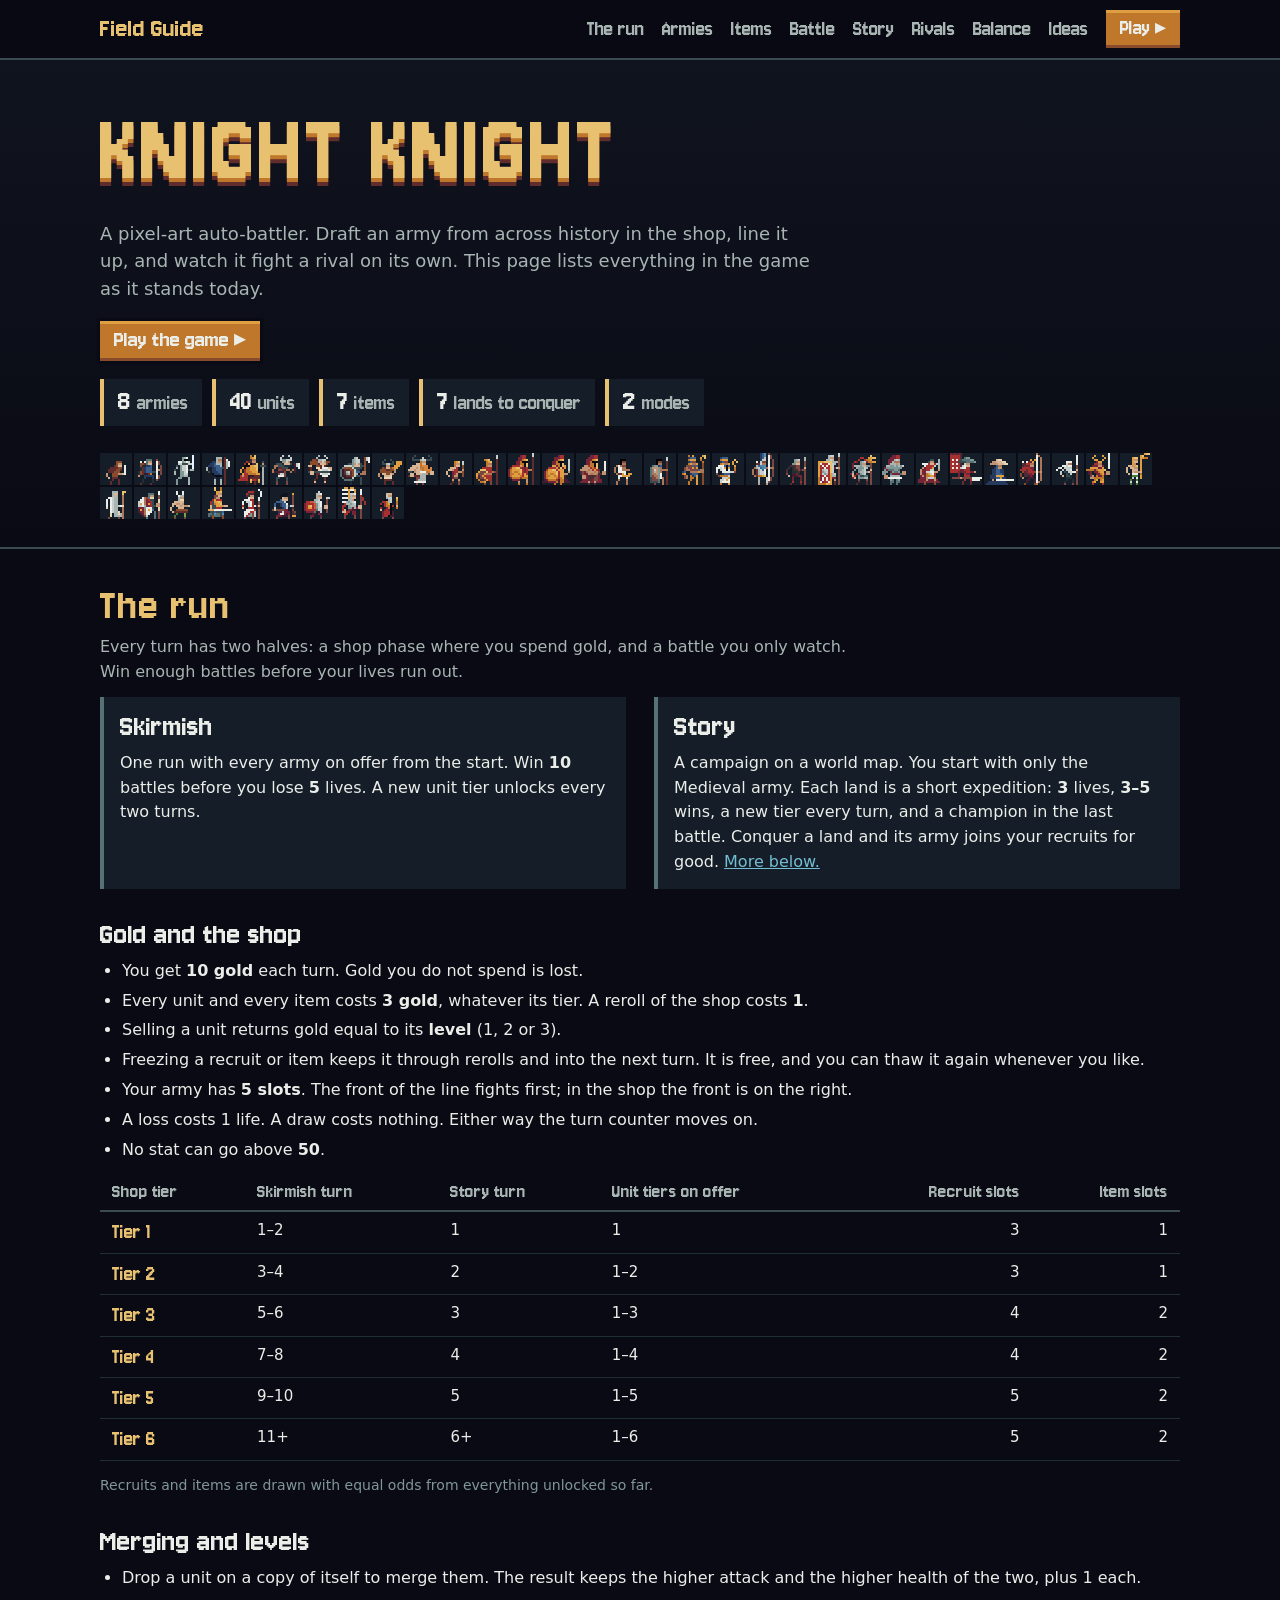
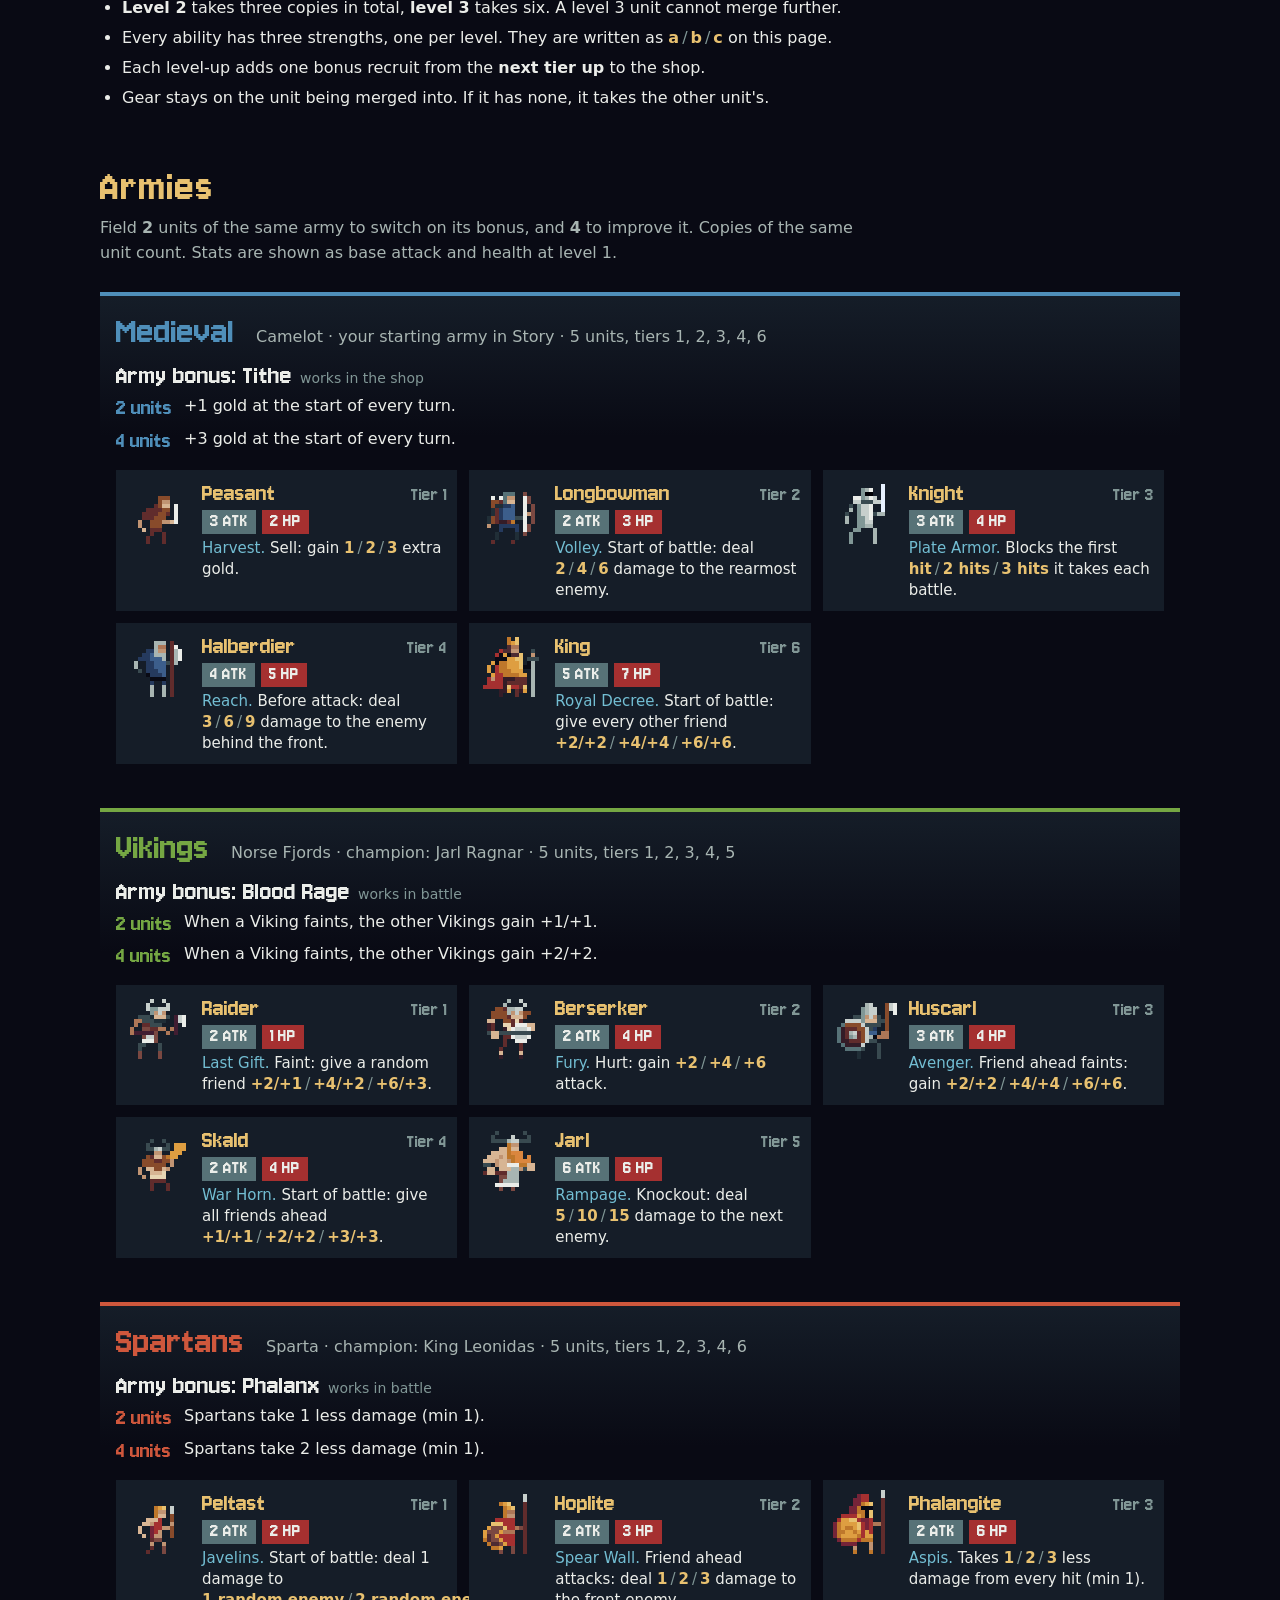
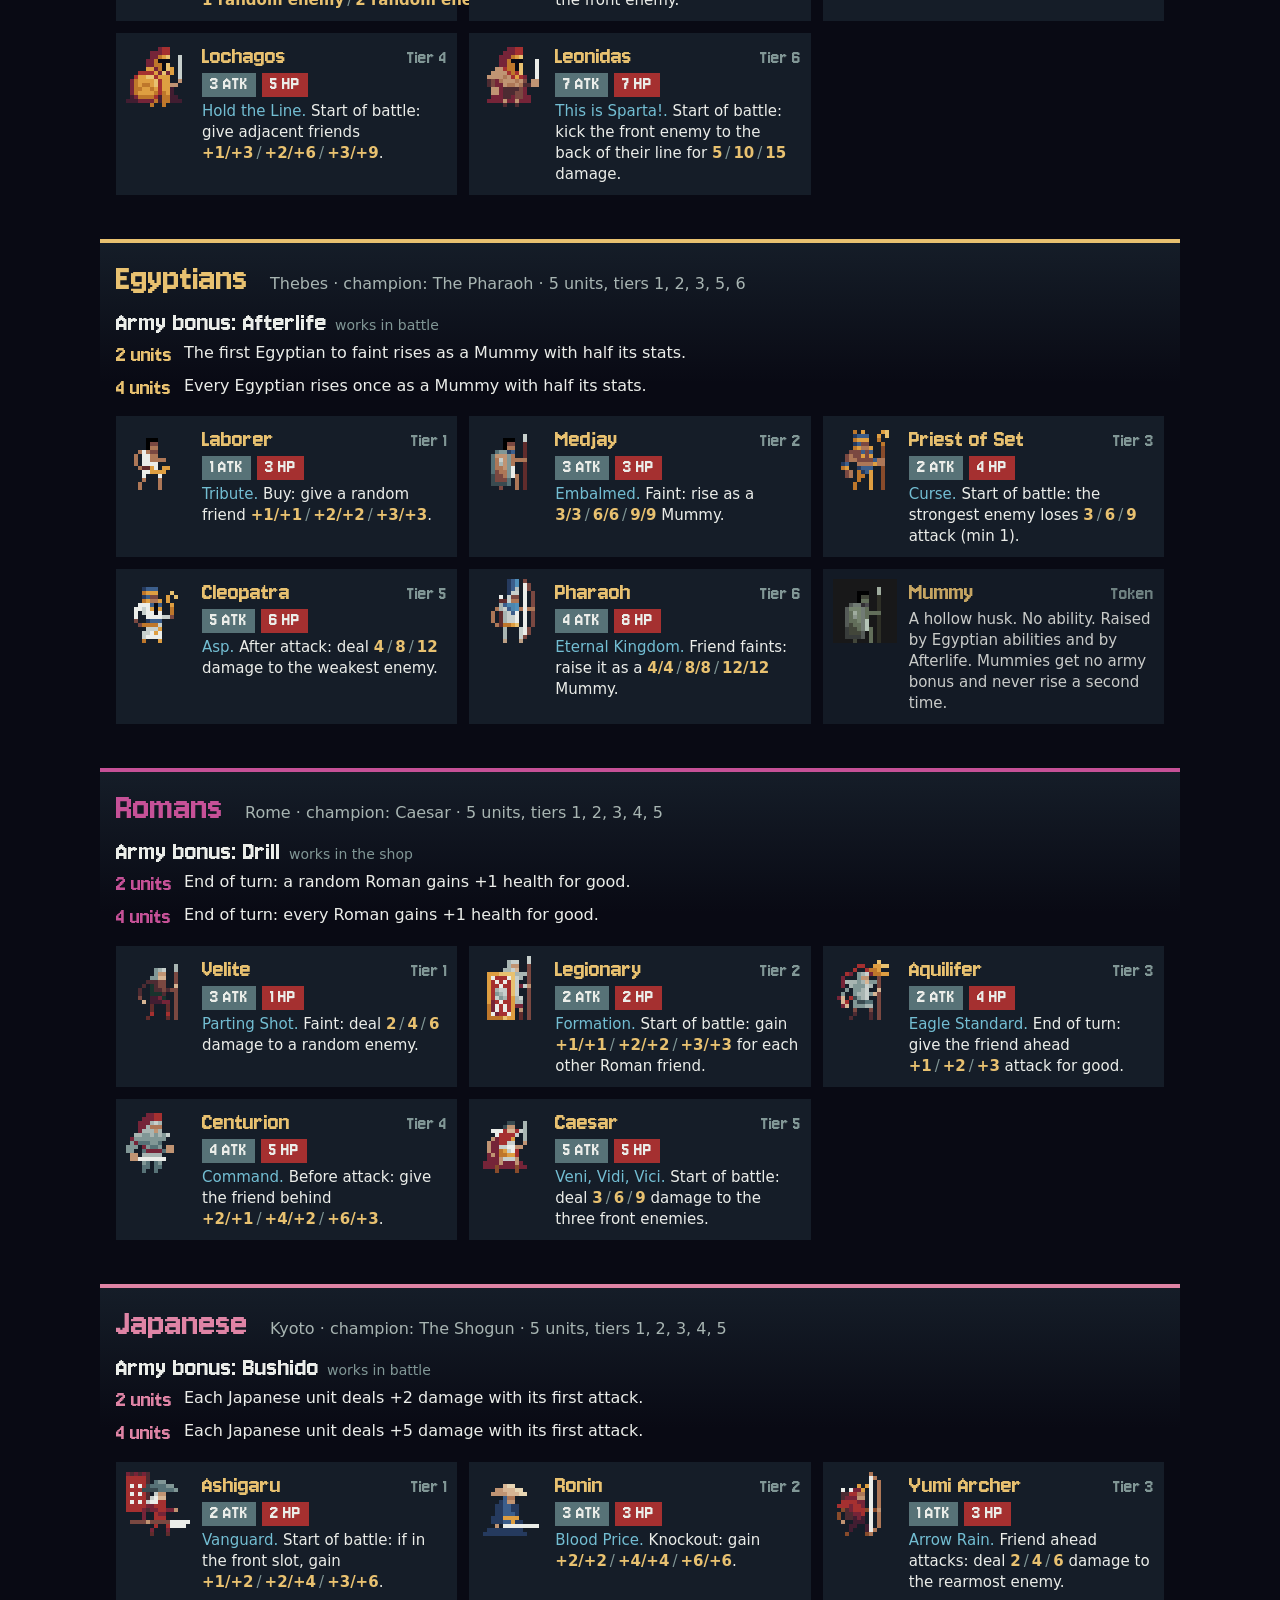
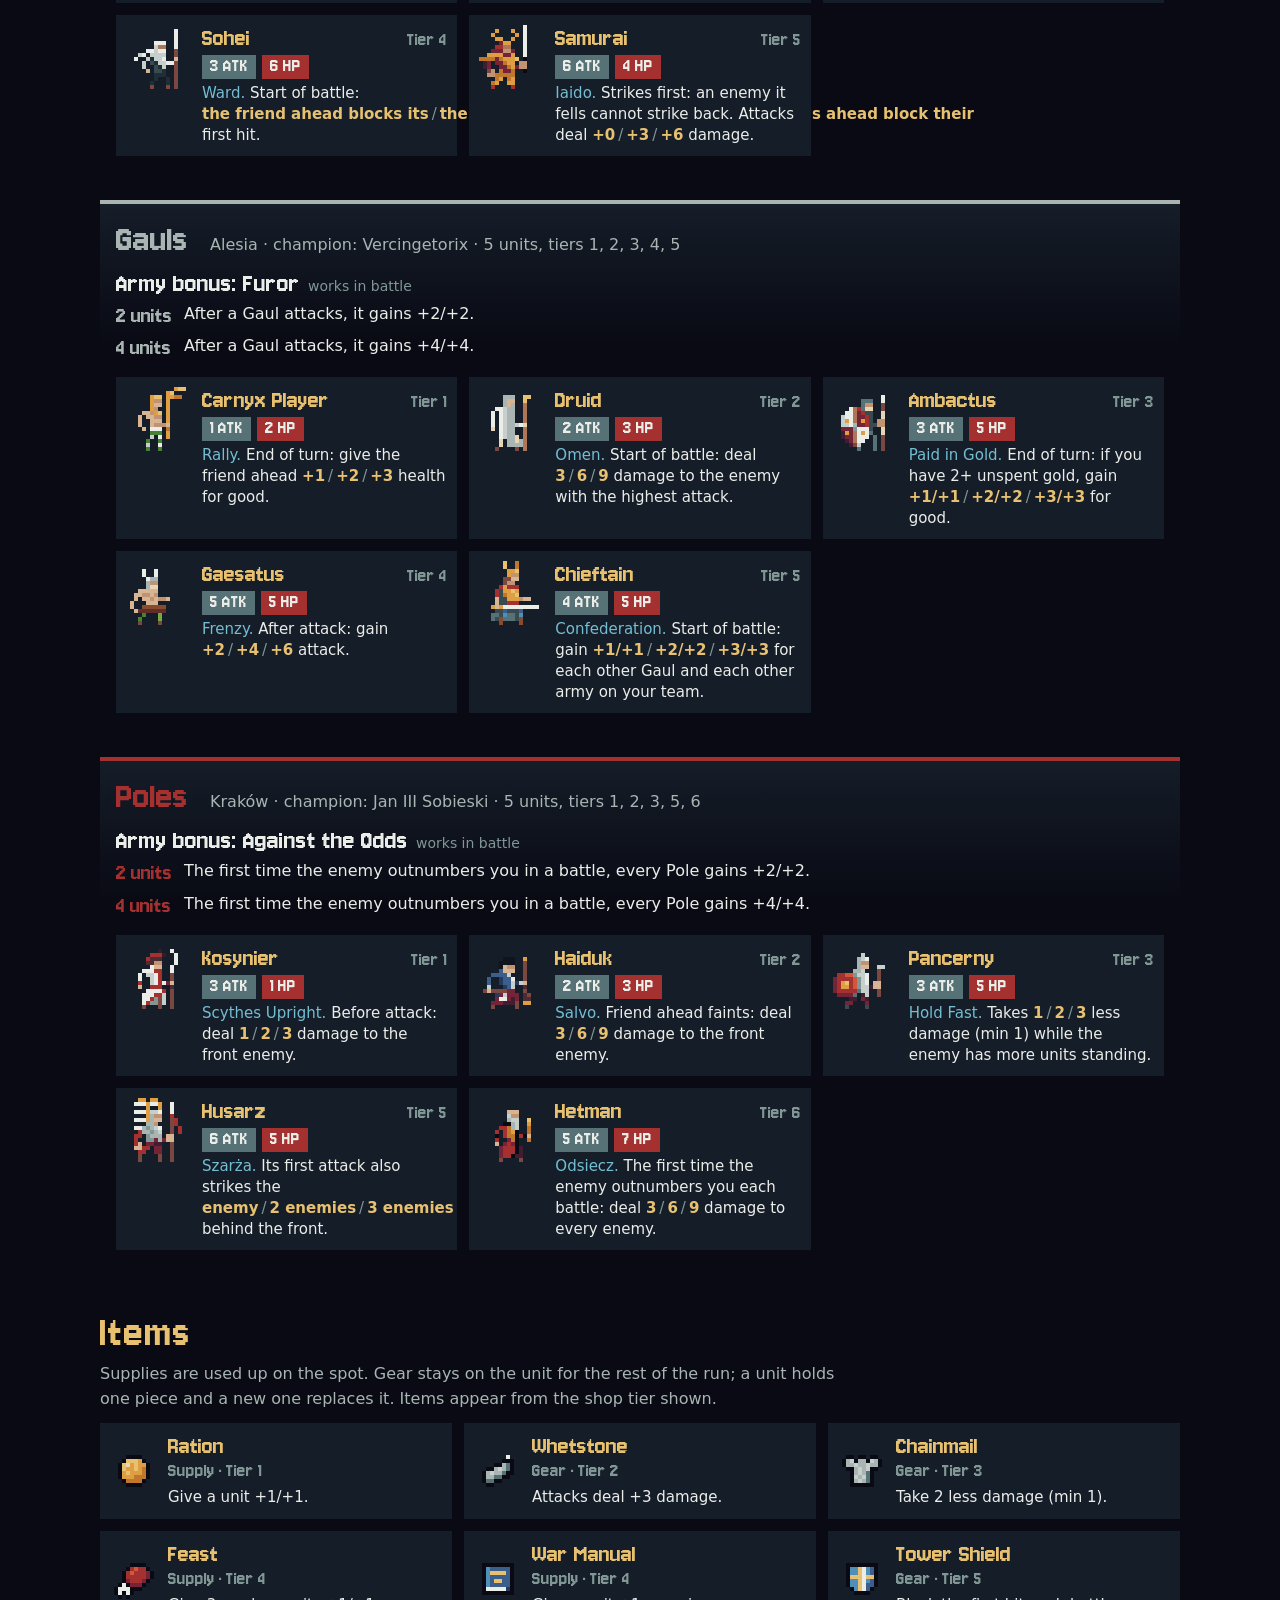
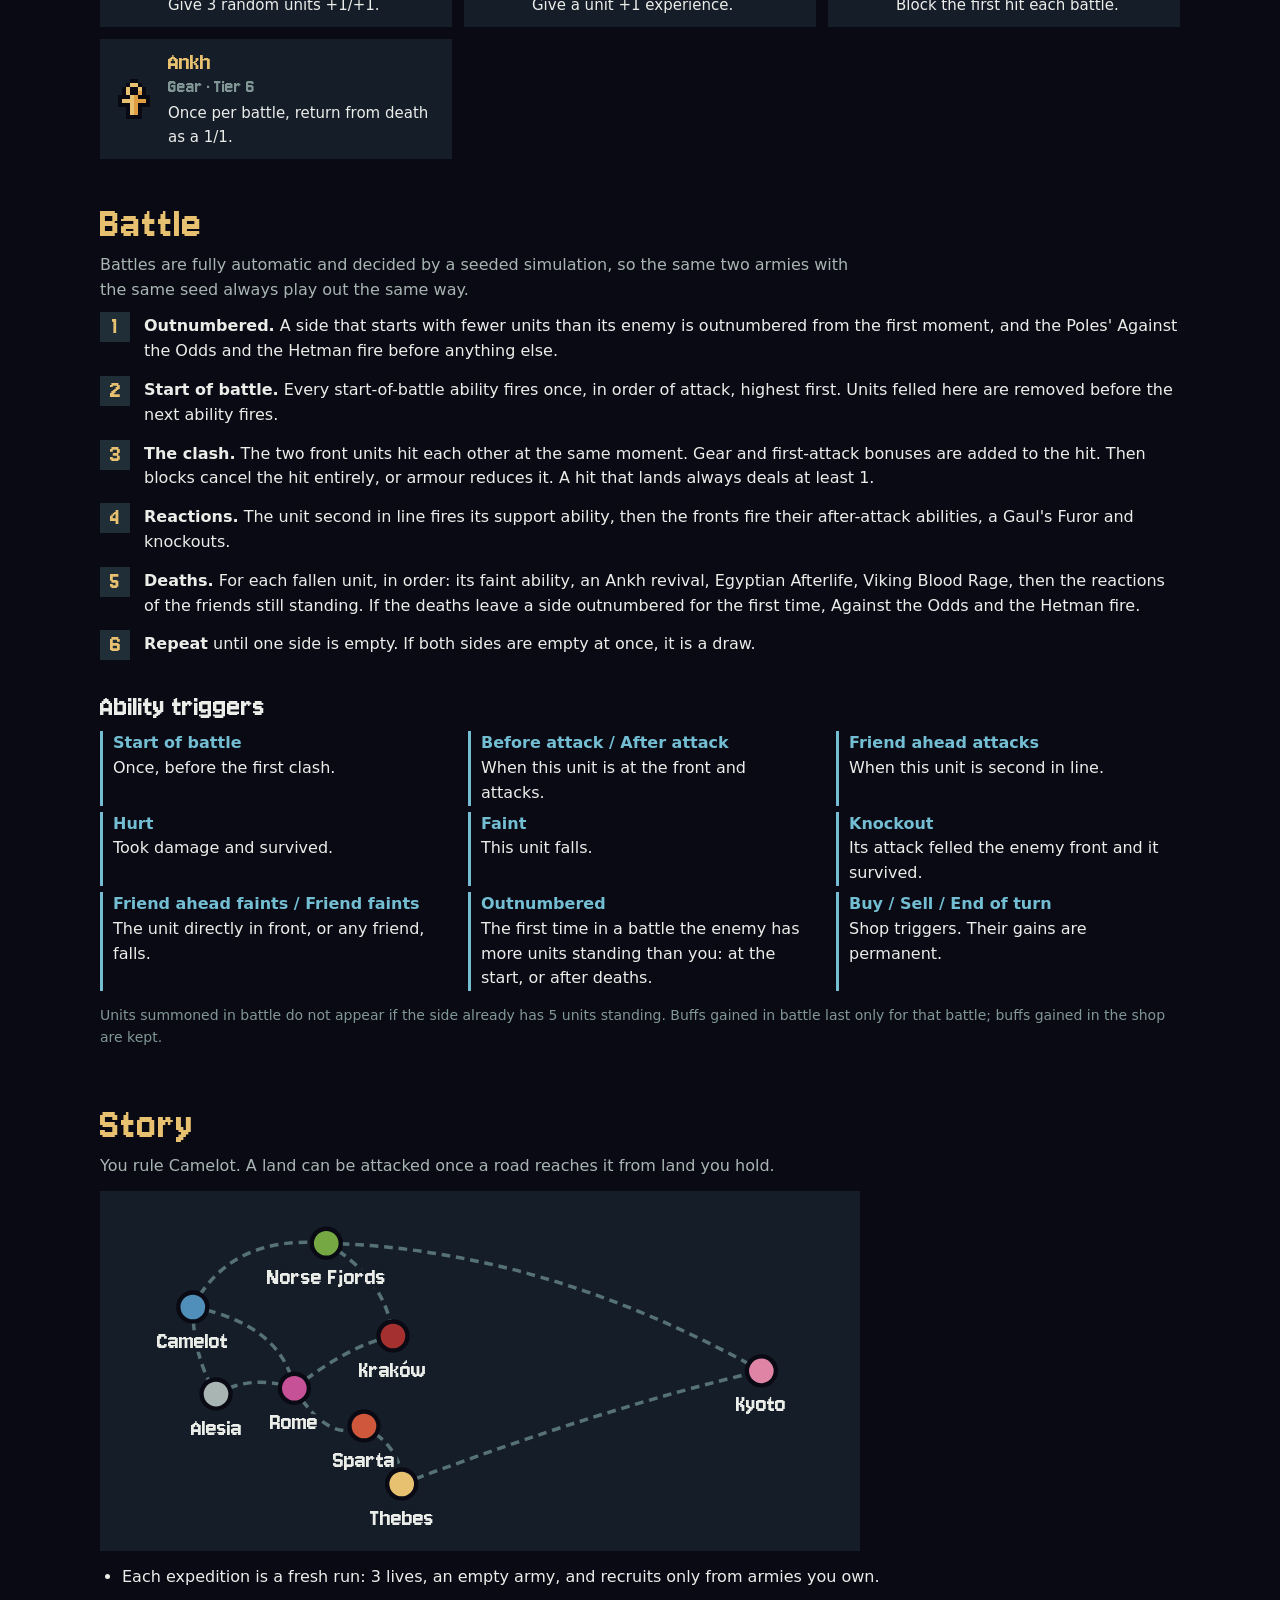
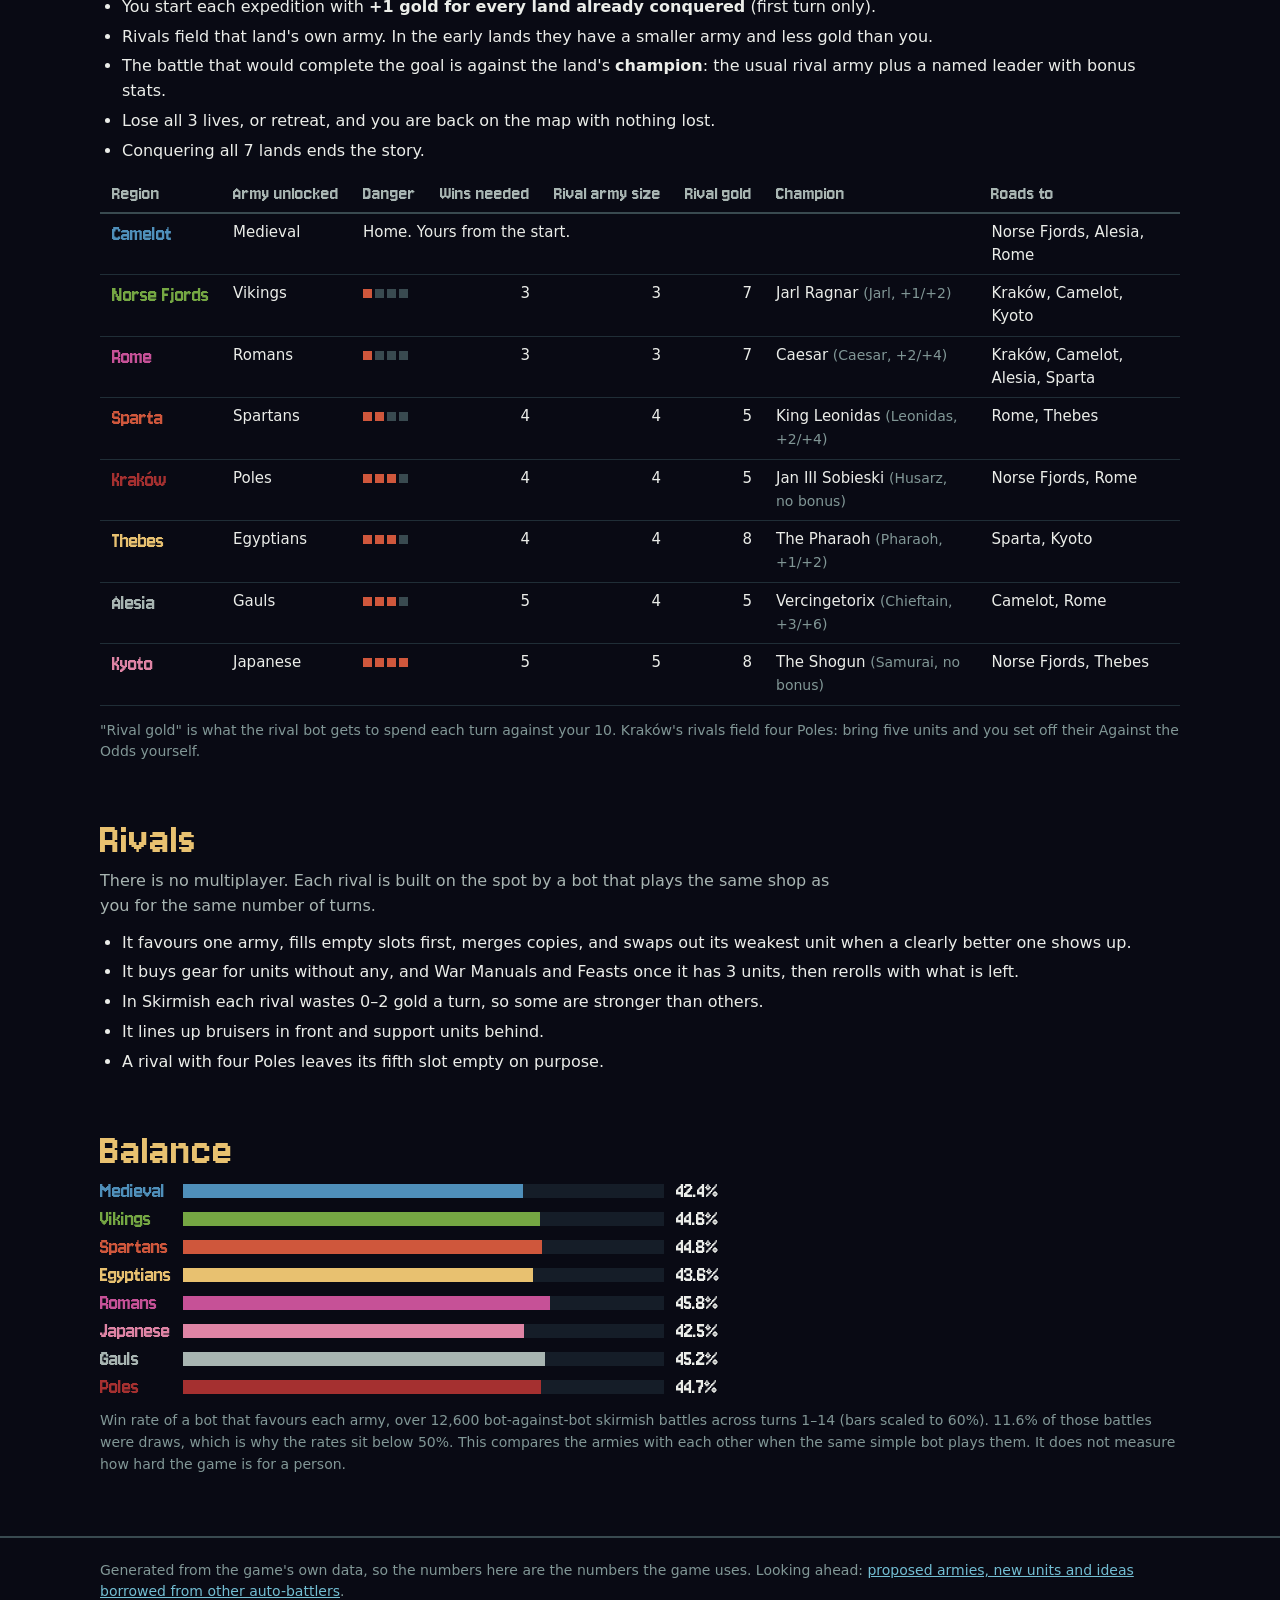
<file: docs/index.html>
<!doctype html>
<!-- Generated by tools/guide.py from the game data in index.html. Do not edit by hand. -->
<html lang="en">
<head>
<meta charset="utf-8">
<meta name="viewport" content="width=device-width,initial-scale=1">
<title>Knight Knight · Field Guide</title>
<meta name="description" content="Every army, unit, ability and rule in Knight Knight, a pixel-art auto-battler.">
<link rel="preconnect" href="https://fonts.googleapis.com">
<link rel="preconnect" href="https://fonts.gstatic.com" crossorigin>
<link href="https://fonts.googleapis.com/css2?family=Jersey+10&display=swap" rel="stylesheet">
<link rel="stylesheet" href="guide.css">
</head>
<body>
<nav class="top"><div class="wrap"><a class="brand" href="#top">Field Guide</a><a href="#run">The run</a><a href="#armies">Armies</a><a href="#items">Items</a><a href="#battle">Battle</a><a href="#story">Story</a><a href="#rivals">Rivals</a><a href="#balance">Balance</a><a href="ideas.html">Ideas</a><a class="play" href="../">Play ▸</a></div></nav>
<header class="hero" id="top"><div class="wrap">
<h1>KNIGHT KNIGHT</h1>
<p>A pixel-art auto-battler. Draft an army from across history in the shop, line it up, and watch it fight a rival on its own. This page lists everything in the game as it stands today.</p>
<a class="play" href="../">Play the game ▸</a>
<ul class="facts"><li><b>8</b>armies</li><li><b>40</b>units</li><li><b>7</b>items</li><li><b>7</b>lands to conquer</li><li><b>2</b>modes</li></ul>
<div class="parade"><a href="#u-peasant"><i class="spr sm" style="--x:32;--y:0" role="img" aria-label="Peasant" title="Peasant"></i></a><a href="#u-longbow"><i class="spr sm" style="--x:0;--y:0" role="img" aria-label="Longbowman" title="Longbowman"></i></a><a href="#u-knight"><i class="spr sm" style="--x:16;--y:0" role="img" aria-label="Knight" title="Knight"></i></a><a href="#u-halberdier"><i class="spr sm" style="--x:64;--y:0" role="img" aria-label="Halberdier" title="Halberdier"></i></a><a href="#u-king"><i class="spr sm" style="--x:48;--y:0" role="img" aria-label="King" title="King"></i></a><a href="#u-raider"><i class="spr sm" style="--x:0;--y:16" role="img" aria-label="Raider" title="Raider"></i></a><a href="#u-berserker"><i class="spr sm" style="--x:16;--y:16" role="img" aria-label="Berserker" title="Berserker"></i></a><a href="#u-huscarl"><i class="spr sm" style="--x:32;--y:16" role="img" aria-label="Huscarl" title="Huscarl"></i></a><a href="#u-skald"><i class="spr sm" style="--x:64;--y:16" role="img" aria-label="Skald" title="Skald"></i></a><a href="#u-jarl"><i class="spr sm" style="--x:48;--y:16" role="img" aria-label="Jarl" title="Jarl"></i></a><a href="#u-peltast"><i class="spr sm" style="--x:48;--y:32" role="img" aria-label="Peltast" title="Peltast"></i></a><a href="#u-hoplite"><i class="spr sm" style="--x:0;--y:32" role="img" aria-label="Hoplite" title="Hoplite"></i></a><a href="#u-phalangite"><i class="spr sm" style="--x:16;--y:32" role="img" aria-label="Phalangite" title="Phalangite"></i></a><a href="#u-lochagos"><i class="spr sm" style="--x:64;--y:32" role="img" aria-label="Lochagos" title="Lochagos"></i></a><a href="#u-leonidas"><i class="spr sm" style="--x:32;--y:32" role="img" aria-label="Leonidas" title="Leonidas"></i></a><a href="#u-laborer"><i class="spr sm" style="--x:0;--y:48" role="img" aria-label="Laborer" title="Laborer"></i></a><a href="#u-medjay"><i class="spr sm" style="--x:48;--y:48" role="img" aria-label="Medjay" title="Medjay"></i></a><a href="#u-priest"><i class="spr sm" style="--x:16;--y:48" role="img" aria-label="Priest of Set" title="Priest of Set"></i></a><a href="#u-cleopatra"><i class="spr sm" style="--x:64;--y:48" role="img" aria-label="Cleopatra" title="Cleopatra"></i></a><a href="#u-pharaoh"><i class="spr sm" style="--x:32;--y:48" role="img" aria-label="Pharaoh" title="Pharaoh"></i></a><a href="#u-velite"><i class="spr sm" style="--x:48;--y:64" role="img" aria-label="Velite" title="Velite"></i></a><a href="#u-legionary"><i class="spr sm" style="--x:0;--y:64" role="img" aria-label="Legionary" title="Legionary"></i></a><a href="#u-aquilifer"><i class="spr sm" style="--x:32;--y:64" role="img" aria-label="Aquilifer" title="Aquilifer"></i></a><a href="#u-centurion"><i class="spr sm" style="--x:16;--y:64" role="img" aria-label="Centurion" title="Centurion"></i></a><a href="#u-caesar"><i class="spr sm" style="--x:64;--y:64" role="img" aria-label="Caesar" title="Caesar"></i></a><a href="#u-ashigaru"><i class="spr sm" style="--x:48;--y:80" role="img" aria-label="Ashigaru" title="Ashigaru"></i></a><a href="#u-ronin"><i class="spr sm" style="--x:0;--y:80" role="img" aria-label="Ronin" title="Ronin"></i></a><a href="#u-yumi"><i class="spr sm" style="--x:32;--y:80" role="img" aria-label="Yumi Archer" title="Yumi Archer"></i></a><a href="#u-sohei"><i class="spr sm" style="--x:64;--y:80" role="img" aria-label="Sohei" title="Sohei"></i></a><a href="#u-samurai"><i class="spr sm" style="--x:16;--y:80" role="img" aria-label="Samurai" title="Samurai"></i></a><a href="#u-carnyx"><i class="spr sm" style="--x:64;--y:96" role="img" aria-label="Carnyx Player" title="Carnyx Player"></i></a><a href="#u-druid"><i class="spr sm" style="--x:16;--y:96" role="img" aria-label="Druid" title="Druid"></i></a><a href="#u-ambactus"><i class="spr sm" style="--x:32;--y:96" role="img" aria-label="Ambactus" title="Ambactus"></i></a><a href="#u-gaesatus"><i class="spr sm" style="--x:0;--y:96" role="img" aria-label="Gaesatus" title="Gaesatus"></i></a><a href="#u-chieftain"><i class="spr sm" style="--x:48;--y:96" role="img" aria-label="Chieftain" title="Chieftain"></i></a><a href="#u-kosynier"><i class="spr sm" style="--x:0;--y:112" role="img" aria-label="Kosynier" title="Kosynier"></i></a><a href="#u-haiduk"><i class="spr sm" style="--x:64;--y:112" role="img" aria-label="Haiduk" title="Haiduk"></i></a><a href="#u-pancerny"><i class="spr sm" style="--x:48;--y:112" role="img" aria-label="Pancerny" title="Pancerny"></i></a><a href="#u-husarz"><i class="spr sm" style="--x:16;--y:112" role="img" aria-label="Husarz" title="Husarz"></i></a><a href="#u-hetman"><i class="spr sm" style="--x:32;--y:112" role="img" aria-label="Hetman" title="Hetman"></i></a></div>
</div></header>
<main class="wrap">

<section id="run">
<h2>The run</h2>
<p class="lead">Every turn has two halves: a shop phase where you spend gold, and a battle you only watch. Win enough battles before your lives run out.</p>
<div class="cols">
<div class="box"><h3>Skirmish</h3><p>One run with every army on offer from the start. Win <b>10</b> battles before you lose <b>5</b> lives. A new unit tier unlocks every two turns.</p></div>
<div class="box"><h3>Story</h3><p>A campaign on a world map. You start with only the Medieval army. Each land is a short expedition: <b>3</b> lives, <b>3–5</b> wins, a new tier every turn, and a champion in the last battle. Conquer a land and its army joins your recruits for good. <a href="#story">More below.</a></p></div>
</div>

<h3>Gold and the shop</h3>
<ul>
<li>You get <b>10 gold</b> each turn. Gold you do not spend is lost.</li>
<li>Every unit and every item costs <b>3 gold</b>, whatever its tier. A reroll of the shop costs <b>1</b>.</li>
<li>Selling a unit returns gold equal to its <b>level</b> (1, 2 or 3).</li>
<li>Freezing a recruit or item keeps it through rerolls and into the next turn. It is free, and you can thaw it again whenever you like.</li>
<li>Your army has <b>5 slots</b>. The front of the line fights first; in the shop the front is on the right.</li>
<li>A loss costs 1 life. A draw costs nothing. Either way the turn counter moves on.</li>
<li>No stat can go above <b>50</b>.</li>
</ul>
<div class="scroll"><table><tr><th>Shop tier</th><th>Skirmish turn</th><th>Story turn</th><th>Unit tiers on offer</th><th class="n">Recruit slots</th><th class="n">Item slots</th></tr><tr><td class="k">Tier 1</td><td>1–2</td><td>1</td><td>1</td><td class="n">3</td><td class="n">1</td></tr><tr><td class="k">Tier 2</td><td>3–4</td><td>2</td><td>1–2</td><td class="n">3</td><td class="n">1</td></tr><tr><td class="k">Tier 3</td><td>5–6</td><td>3</td><td>1–3</td><td class="n">4</td><td class="n">2</td></tr><tr><td class="k">Tier 4</td><td>7–8</td><td>4</td><td>1–4</td><td class="n">4</td><td class="n">2</td></tr><tr><td class="k">Tier 5</td><td>9–10</td><td>5</td><td>1–5</td><td class="n">5</td><td class="n">2</td></tr><tr><td class="k">Tier 6</td><td>11+</td><td>6+</td><td>1–6</td><td class="n">5</td><td class="n">2</td></tr></table></div>
<p class="note">Recruits and items are drawn with equal odds from everything unlocked so far.</p>

<h3>Merging and levels</h3>
<ul>
<li>Drop a unit on a copy of itself to merge them. The result keeps the higher attack and the higher health of the two, plus 1 each.</li>
<li><b>Level 2</b> takes three copies in total, <b>level 3</b> takes six. A level 3 unit cannot merge further.</li>
<li>Every ability has three strengths, one per level. They are written as <b class="lv">a<i>/</i>b<i>/</i>c</b> on this page.</li>
<li>Each level-up adds one bonus recruit from the <b>next tier up</b> to the shop.</li>
<li>Gear stays on the unit being merged into. If it has none, it takes the other unit's.</li>
</ul>
</section>

<section id="armies">
<h2>Armies</h2>
<p class="lead">Field <b>2</b> units of the same army to switch on its bonus, and <b>4</b> to improve it. Copies of the same unit count. Stats are shown as base attack and health at level 1.</p>
<div class="army" id="medieval" style="--c:#4f8fba"><header><h3>Medieval</h3>
<span class="home">Camelot · your starting army in Story · 5 units, tiers 1, 2, 3, 4, 6</span></header>
<dl class="bonus"><div class="name">Army bonus: Tithe<small>works in the shop</small></div><dt>2 units</dt><dd>+1 gold at the start of every turn.</dd><dt>4 units</dt><dd>+3 gold at the start of every turn.</dd></dl>
<div class="units"><article class="unit" id="u-peasant"><i class="spr" style="--x:32;--y:0" role="img" aria-label="Peasant" title="Peasant"></i><div><h4>Peasant<span class="tier">Tier 1</span></h4>
<p class="stats"><b class="atk">3 ATK</b><b class="hp">2 HP</b></p><p><em>Harvest.</em> Sell: gain <b class="lv">1<i>/</i>2<i>/</i>3</b> extra gold.</p></div></article><article class="unit" id="u-longbow"><i class="spr" style="--x:0;--y:0" role="img" aria-label="Longbowman" title="Longbowman"></i><div><h4>Longbowman<span class="tier">Tier 2</span></h4>
<p class="stats"><b class="atk">2 ATK</b><b class="hp">3 HP</b></p><p><em>Volley.</em> Start of battle: deal <b class="lv">2<i>/</i>4<i>/</i>6</b> damage to the rearmost enemy.</p></div></article><article class="unit" id="u-knight"><i class="spr" style="--x:16;--y:0" role="img" aria-label="Knight" title="Knight"></i><div><h4>Knight<span class="tier">Tier 3</span></h4>
<p class="stats"><b class="atk">3 ATK</b><b class="hp">4 HP</b></p><p><em>Plate Armor.</em> Blocks the first <b class="lv">hit<i>/</i>2 hits<i>/</i>3 hits</b> it takes each battle.</p></div></article><article class="unit" id="u-halberdier"><i class="spr" style="--x:64;--y:0" role="img" aria-label="Halberdier" title="Halberdier"></i><div><h4>Halberdier<span class="tier">Tier 4</span></h4>
<p class="stats"><b class="atk">4 ATK</b><b class="hp">5 HP</b></p><p><em>Reach.</em> Before attack: deal <b class="lv">3<i>/</i>6<i>/</i>9</b> damage to the enemy behind the front.</p></div></article><article class="unit" id="u-king"><i class="spr" style="--x:48;--y:0" role="img" aria-label="King" title="King"></i><div><h4>King<span class="tier">Tier 6</span></h4>
<p class="stats"><b class="atk">5 ATK</b><b class="hp">7 HP</b></p><p><em>Royal Decree.</em> Start of battle: give every other friend <b class="lv">+2/+2<i>/</i>+4/+4<i>/</i>+6/+6</b>.</p></div></article></div></div>
<div class="army" id="viking" style="--c:#75a743"><header><h3>Vikings</h3>
<span class="home">Norse Fjords · champion: Jarl Ragnar · 5 units, tiers 1, 2, 3, 4, 5</span></header>
<dl class="bonus"><div class="name">Army bonus: Blood Rage<small>works in battle</small></div><dt>2 units</dt><dd>When a Viking faints, the other Vikings gain +1/+1.</dd><dt>4 units</dt><dd>When a Viking faints, the other Vikings gain +2/+2.</dd></dl>
<div class="units"><article class="unit" id="u-raider"><i class="spr" style="--x:0;--y:16" role="img" aria-label="Raider" title="Raider"></i><div><h4>Raider<span class="tier">Tier 1</span></h4>
<p class="stats"><b class="atk">2 ATK</b><b class="hp">1 HP</b></p><p><em>Last Gift.</em> Faint: give a random friend <b class="lv">+2/+1<i>/</i>+4/+2<i>/</i>+6/+3</b>.</p></div></article><article class="unit" id="u-berserker"><i class="spr" style="--x:16;--y:16" role="img" aria-label="Berserker" title="Berserker"></i><div><h4>Berserker<span class="tier">Tier 2</span></h4>
<p class="stats"><b class="atk">2 ATK</b><b class="hp">4 HP</b></p><p><em>Fury.</em> Hurt: gain <b class="lv">+2<i>/</i>+4<i>/</i>+6</b> attack.</p></div></article><article class="unit" id="u-huscarl"><i class="spr" style="--x:32;--y:16" role="img" aria-label="Huscarl" title="Huscarl"></i><div><h4>Huscarl<span class="tier">Tier 3</span></h4>
<p class="stats"><b class="atk">3 ATK</b><b class="hp">4 HP</b></p><p><em>Avenger.</em> Friend ahead faints: gain <b class="lv">+2/+2<i>/</i>+4/+4<i>/</i>+6/+6</b>.</p></div></article><article class="unit" id="u-skald"><i class="spr" style="--x:64;--y:16" role="img" aria-label="Skald" title="Skald"></i><div><h4>Skald<span class="tier">Tier 4</span></h4>
<p class="stats"><b class="atk">2 ATK</b><b class="hp">4 HP</b></p><p><em>War Horn.</em> Start of battle: give all friends ahead <b class="lv">+1/+1<i>/</i>+2/+2<i>/</i>+3/+3</b>.</p></div></article><article class="unit" id="u-jarl"><i class="spr" style="--x:48;--y:16" role="img" aria-label="Jarl" title="Jarl"></i><div><h4>Jarl<span class="tier">Tier 5</span></h4>
<p class="stats"><b class="atk">6 ATK</b><b class="hp">6 HP</b></p><p><em>Rampage.</em> Knockout: deal <b class="lv">5<i>/</i>10<i>/</i>15</b> damage to the next enemy.</p></div></article></div></div>
<div class="army" id="spartan" style="--c:#cf573c"><header><h3>Spartans</h3>
<span class="home">Sparta · champion: King Leonidas · 5 units, tiers 1, 2, 3, 4, 6</span></header>
<dl class="bonus"><div class="name">Army bonus: Phalanx<small>works in battle</small></div><dt>2 units</dt><dd>Spartans take 1 less damage (min 1).</dd><dt>4 units</dt><dd>Spartans take 2 less damage (min 1).</dd></dl>
<div class="units"><article class="unit" id="u-peltast"><i class="spr" style="--x:48;--y:32" role="img" aria-label="Peltast" title="Peltast"></i><div><h4>Peltast<span class="tier">Tier 1</span></h4>
<p class="stats"><b class="atk">2 ATK</b><b class="hp">2 HP</b></p><p><em>Javelins.</em> Start of battle: deal 1 damage to <b class="lv">1 random enemy<i>/</i>2 random enemies<i>/</i>3 random enemies</b>.</p></div></article><article class="unit" id="u-hoplite"><i class="spr" style="--x:0;--y:32" role="img" aria-label="Hoplite" title="Hoplite"></i><div><h4>Hoplite<span class="tier">Tier 2</span></h4>
<p class="stats"><b class="atk">2 ATK</b><b class="hp">3 HP</b></p><p><em>Spear Wall.</em> Friend ahead attacks: deal <b class="lv">1<i>/</i>2<i>/</i>3</b> damage to the front enemy.</p></div></article><article class="unit" id="u-phalangite"><i class="spr" style="--x:16;--y:32" role="img" aria-label="Phalangite" title="Phalangite"></i><div><h4>Phalangite<span class="tier">Tier 3</span></h4>
<p class="stats"><b class="atk">2 ATK</b><b class="hp">6 HP</b></p><p><em>Aspis.</em> Takes <b class="lv">1<i>/</i>2<i>/</i>3</b> less damage from every hit (min 1).</p></div></article><article class="unit" id="u-lochagos"><i class="spr" style="--x:64;--y:32" role="img" aria-label="Lochagos" title="Lochagos"></i><div><h4>Lochagos<span class="tier">Tier 4</span></h4>
<p class="stats"><b class="atk">3 ATK</b><b class="hp">5 HP</b></p><p><em>Hold the Line.</em> Start of battle: give adjacent friends <b class="lv">+1/+3<i>/</i>+2/+6<i>/</i>+3/+9</b>.</p></div></article><article class="unit" id="u-leonidas"><i class="spr" style="--x:32;--y:32" role="img" aria-label="Leonidas" title="Leonidas"></i><div><h4>Leonidas<span class="tier">Tier 6</span></h4>
<p class="stats"><b class="atk">7 ATK</b><b class="hp">7 HP</b></p><p><em>This is Sparta!.</em> Start of battle: kick the front enemy to the back of their line for <b class="lv">5<i>/</i>10<i>/</i>15</b> damage.</p></div></article></div></div>
<div class="army" id="egypt" style="--c:#e8c170"><header><h3>Egyptians</h3>
<span class="home">Thebes · champion: The Pharaoh · 5 units, tiers 1, 2, 3, 5, 6</span></header>
<dl class="bonus"><div class="name">Army bonus: Afterlife<small>works in battle</small></div><dt>2 units</dt><dd>The first Egyptian to faint rises as a Mummy with half its stats.</dd><dt>4 units</dt><dd>Every Egyptian rises once as a Mummy with half its stats.</dd></dl>
<div class="units"><article class="unit" id="u-laborer"><i class="spr" style="--x:0;--y:48" role="img" aria-label="Laborer" title="Laborer"></i><div><h4>Laborer<span class="tier">Tier 1</span></h4>
<p class="stats"><b class="atk">1 ATK</b><b class="hp">3 HP</b></p><p><em>Tribute.</em> Buy: give a random friend <b class="lv">+1/+1<i>/</i>+2/+2<i>/</i>+3/+3</b>.</p></div></article><article class="unit" id="u-medjay"><i class="spr" style="--x:48;--y:48" role="img" aria-label="Medjay" title="Medjay"></i><div><h4>Medjay<span class="tier">Tier 2</span></h4>
<p class="stats"><b class="atk">3 ATK</b><b class="hp">3 HP</b></p><p><em>Embalmed.</em> Faint: rise as a <b class="lv">3/3<i>/</i>6/6<i>/</i>9/9</b> Mummy.</p></div></article><article class="unit" id="u-priest"><i class="spr" style="--x:16;--y:48" role="img" aria-label="Priest of Set" title="Priest of Set"></i><div><h4>Priest of Set<span class="tier">Tier 3</span></h4>
<p class="stats"><b class="atk">2 ATK</b><b class="hp">4 HP</b></p><p><em>Curse.</em> Start of battle: the strongest enemy loses <b class="lv">3<i>/</i>6<i>/</i>9</b> attack (min 1).</p></div></article><article class="unit" id="u-cleopatra"><i class="spr" style="--x:64;--y:48" role="img" aria-label="Cleopatra" title="Cleopatra"></i><div><h4>Cleopatra<span class="tier">Tier 5</span></h4>
<p class="stats"><b class="atk">5 ATK</b><b class="hp">6 HP</b></p><p><em>Asp.</em> After attack: deal <b class="lv">4<i>/</i>8<i>/</i>12</b> damage to the weakest enemy.</p></div></article><article class="unit" id="u-pharaoh"><i class="spr" style="--x:32;--y:48" role="img" aria-label="Pharaoh" title="Pharaoh"></i><div><h4>Pharaoh<span class="tier">Tier 6</span></h4>
<p class="stats"><b class="atk">4 ATK</b><b class="hp">8 HP</b></p><p><em>Eternal Kingdom.</em> Friend faints: raise it as a <b class="lv">4/4<i>/</i>8/8<i>/</i>12/12</b> Mummy.</p></div></article><article class="unit token"><i class="spr" style="--x:48;--y:48" role="img" aria-label="Medjay" title="Medjay"></i><div><h4>Mummy<span class="tier">Token</span></h4><p>A hollow husk. No ability. Raised by Egyptian abilities and by Afterlife. Mummies get no army bonus and never rise a second time.</p></div></article></div></div>
<div class="army" id="roman" style="--c:#c65197"><header><h3>Romans</h3>
<span class="home">Rome · champion: Caesar · 5 units, tiers 1, 2, 3, 4, 5</span></header>
<dl class="bonus"><div class="name">Army bonus: Drill<small>works in the shop</small></div><dt>2 units</dt><dd>End of turn: a random Roman gains +1 health for good.</dd><dt>4 units</dt><dd>End of turn: every Roman gains +1 health for good.</dd></dl>
<div class="units"><article class="unit" id="u-velite"><i class="spr" style="--x:48;--y:64" role="img" aria-label="Velite" title="Velite"></i><div><h4>Velite<span class="tier">Tier 1</span></h4>
<p class="stats"><b class="atk">3 ATK</b><b class="hp">1 HP</b></p><p><em>Parting Shot.</em> Faint: deal <b class="lv">2<i>/</i>4<i>/</i>6</b> damage to a random enemy.</p></div></article><article class="unit" id="u-legionary"><i class="spr" style="--x:0;--y:64" role="img" aria-label="Legionary" title="Legionary"></i><div><h4>Legionary<span class="tier">Tier 2</span></h4>
<p class="stats"><b class="atk">2 ATK</b><b class="hp">2 HP</b></p><p><em>Formation.</em> Start of battle: gain <b class="lv">+1/+1<i>/</i>+2/+2<i>/</i>+3/+3</b> for each other Roman friend.</p></div></article><article class="unit" id="u-aquilifer"><i class="spr" style="--x:32;--y:64" role="img" aria-label="Aquilifer" title="Aquilifer"></i><div><h4>Aquilifer<span class="tier">Tier 3</span></h4>
<p class="stats"><b class="atk">2 ATK</b><b class="hp">4 HP</b></p><p><em>Eagle Standard.</em> End of turn: give the friend ahead <b class="lv">+1<i>/</i>+2<i>/</i>+3</b> attack for good.</p></div></article><article class="unit" id="u-centurion"><i class="spr" style="--x:16;--y:64" role="img" aria-label="Centurion" title="Centurion"></i><div><h4>Centurion<span class="tier">Tier 4</span></h4>
<p class="stats"><b class="atk">4 ATK</b><b class="hp">5 HP</b></p><p><em>Command.</em> Before attack: give the friend behind <b class="lv">+2/+1<i>/</i>+4/+2<i>/</i>+6/+3</b>.</p></div></article><article class="unit" id="u-caesar"><i class="spr" style="--x:64;--y:64" role="img" aria-label="Caesar" title="Caesar"></i><div><h4>Caesar<span class="tier">Tier 5</span></h4>
<p class="stats"><b class="atk">5 ATK</b><b class="hp">5 HP</b></p><p><em>Veni, Vidi, Vici.</em> Start of battle: deal <b class="lv">3<i>/</i>6<i>/</i>9</b> damage to the three front enemies.</p></div></article></div></div>
<div class="army" id="japan" style="--c:#df84a5"><header><h3>Japanese</h3>
<span class="home">Kyoto · champion: The Shogun · 5 units, tiers 1, 2, 3, 4, 5</span></header>
<dl class="bonus"><div class="name">Army bonus: Bushido<small>works in battle</small></div><dt>2 units</dt><dd>Each Japanese unit deals +2 damage with its first attack.</dd><dt>4 units</dt><dd>Each Japanese unit deals +5 damage with its first attack.</dd></dl>
<div class="units"><article class="unit" id="u-ashigaru"><i class="spr" style="--x:48;--y:80" role="img" aria-label="Ashigaru" title="Ashigaru"></i><div><h4>Ashigaru<span class="tier">Tier 1</span></h4>
<p class="stats"><b class="atk">2 ATK</b><b class="hp">2 HP</b></p><p><em>Vanguard.</em> Start of battle: if in the front slot, gain <b class="lv">+1/+2<i>/</i>+2/+4<i>/</i>+3/+6</b>.</p></div></article><article class="unit" id="u-ronin"><i class="spr" style="--x:0;--y:80" role="img" aria-label="Ronin" title="Ronin"></i><div><h4>Ronin<span class="tier">Tier 2</span></h4>
<p class="stats"><b class="atk">3 ATK</b><b class="hp">3 HP</b></p><p><em>Blood Price.</em> Knockout: gain <b class="lv">+2/+2<i>/</i>+4/+4<i>/</i>+6/+6</b>.</p></div></article><article class="unit" id="u-yumi"><i class="spr" style="--x:32;--y:80" role="img" aria-label="Yumi Archer" title="Yumi Archer"></i><div><h4>Yumi Archer<span class="tier">Tier 3</span></h4>
<p class="stats"><b class="atk">1 ATK</b><b class="hp">3 HP</b></p><p><em>Arrow Rain.</em> Friend ahead attacks: deal <b class="lv">2<i>/</i>4<i>/</i>6</b> damage to the rearmost enemy.</p></div></article><article class="unit" id="u-sohei"><i class="spr" style="--x:64;--y:80" role="img" aria-label="Sohei" title="Sohei"></i><div><h4>Sohei<span class="tier">Tier 4</span></h4>
<p class="stats"><b class="atk">3 ATK</b><b class="hp">6 HP</b></p><p><em>Ward.</em> Start of battle: <b class="lv">the friend ahead blocks its<i>/</i>the 2 friends ahead block their<i>/</i>the 3 friends ahead block their</b> first hit.</p></div></article><article class="unit" id="u-samurai"><i class="spr" style="--x:16;--y:80" role="img" aria-label="Samurai" title="Samurai"></i><div><h4>Samurai<span class="tier">Tier 5</span></h4>
<p class="stats"><b class="atk">6 ATK</b><b class="hp">4 HP</b></p><p><em>Iaido.</em> Strikes first: an enemy it fells cannot strike back. Attacks deal <b class="lv">+0<i>/</i>+3<i>/</i>+6</b> damage.</p></div></article></div></div>
<div class="army" id="gaul" style="--c:#a8b5b2"><header><h3>Gauls</h3>
<span class="home">Alesia · champion: Vercingetorix · 5 units, tiers 1, 2, 3, 4, 5</span></header>
<dl class="bonus"><div class="name">Army bonus: Furor<small>works in battle</small></div><dt>2 units</dt><dd>After a Gaul attacks, it gains +2/+2.</dd><dt>4 units</dt><dd>After a Gaul attacks, it gains +4/+4.</dd></dl>
<div class="units"><article class="unit" id="u-carnyx"><i class="spr" style="--x:64;--y:96" role="img" aria-label="Carnyx Player" title="Carnyx Player"></i><div><h4>Carnyx Player<span class="tier">Tier 1</span></h4>
<p class="stats"><b class="atk">1 ATK</b><b class="hp">2 HP</b></p><p><em>Rally.</em> End of turn: give the friend ahead <b class="lv">+1<i>/</i>+2<i>/</i>+3</b> health for good.</p></div></article><article class="unit" id="u-druid"><i class="spr" style="--x:16;--y:96" role="img" aria-label="Druid" title="Druid"></i><div><h4>Druid<span class="tier">Tier 2</span></h4>
<p class="stats"><b class="atk">2 ATK</b><b class="hp">3 HP</b></p><p><em>Omen.</em> Start of battle: deal <b class="lv">3<i>/</i>6<i>/</i>9</b> damage to the enemy with the highest attack.</p></div></article><article class="unit" id="u-ambactus"><i class="spr" style="--x:32;--y:96" role="img" aria-label="Ambactus" title="Ambactus"></i><div><h4>Ambactus<span class="tier">Tier 3</span></h4>
<p class="stats"><b class="atk">3 ATK</b><b class="hp">5 HP</b></p><p><em>Paid in Gold.</em> End of turn: if you have 2+ unspent gold, gain <b class="lv">+1/+1<i>/</i>+2/+2<i>/</i>+3/+3</b> for good.</p></div></article><article class="unit" id="u-gaesatus"><i class="spr" style="--x:0;--y:96" role="img" aria-label="Gaesatus" title="Gaesatus"></i><div><h4>Gaesatus<span class="tier">Tier 4</span></h4>
<p class="stats"><b class="atk">5 ATK</b><b class="hp">5 HP</b></p><p><em>Frenzy.</em> After attack: gain <b class="lv">+2<i>/</i>+4<i>/</i>+6</b> attack.</p></div></article><article class="unit" id="u-chieftain"><i class="spr" style="--x:48;--y:96" role="img" aria-label="Chieftain" title="Chieftain"></i><div><h4>Chieftain<span class="tier">Tier 5</span></h4>
<p class="stats"><b class="atk">4 ATK</b><b class="hp">5 HP</b></p><p><em>Confederation.</em> Start of battle: gain <b class="lv">+1/+1<i>/</i>+2/+2<i>/</i>+3/+3</b> for each other Gaul and each other army on your team.</p></div></article></div></div>
<div class="army" id="poland" style="--c:#a53030"><header><h3>Poles</h3>
<span class="home">Kraków · champion: Jan III Sobieski · 5 units, tiers 1, 2, 3, 5, 6</span></header>
<dl class="bonus"><div class="name">Army bonus: Against the Odds<small>works in battle</small></div><dt>2 units</dt><dd>The first time the enemy outnumbers you in a battle, every Pole gains +2/+2.</dd><dt>4 units</dt><dd>The first time the enemy outnumbers you in a battle, every Pole gains +4/+4.</dd></dl>
<div class="units"><article class="unit" id="u-kosynier"><i class="spr" style="--x:0;--y:112" role="img" aria-label="Kosynier" title="Kosynier"></i><div><h4>Kosynier<span class="tier">Tier 1</span></h4>
<p class="stats"><b class="atk">3 ATK</b><b class="hp">1 HP</b></p><p><em>Scythes Upright.</em> Before attack: deal <b class="lv">1<i>/</i>2<i>/</i>3</b> damage to the front enemy.</p></div></article><article class="unit" id="u-haiduk"><i class="spr" style="--x:64;--y:112" role="img" aria-label="Haiduk" title="Haiduk"></i><div><h4>Haiduk<span class="tier">Tier 2</span></h4>
<p class="stats"><b class="atk">2 ATK</b><b class="hp">3 HP</b></p><p><em>Salvo.</em> Friend ahead faints: deal <b class="lv">3<i>/</i>6<i>/</i>9</b> damage to the front enemy.</p></div></article><article class="unit" id="u-pancerny"><i class="spr" style="--x:48;--y:112" role="img" aria-label="Pancerny" title="Pancerny"></i><div><h4>Pancerny<span class="tier">Tier 3</span></h4>
<p class="stats"><b class="atk">3 ATK</b><b class="hp">5 HP</b></p><p><em>Hold Fast.</em> Takes <b class="lv">1<i>/</i>2<i>/</i>3</b> less damage (min 1) while the enemy has more units standing.</p></div></article><article class="unit" id="u-husarz"><i class="spr" style="--x:16;--y:112" role="img" aria-label="Husarz" title="Husarz"></i><div><h4>Husarz<span class="tier">Tier 5</span></h4>
<p class="stats"><b class="atk">6 ATK</b><b class="hp">5 HP</b></p><p><em>Szarża.</em> Its first attack also strikes the <b class="lv">enemy<i>/</i>2 enemies<i>/</i>3 enemies</b> behind the front.</p></div></article><article class="unit" id="u-hetman"><i class="spr" style="--x:32;--y:112" role="img" aria-label="Hetman" title="Hetman"></i><div><h4>Hetman<span class="tier">Tier 6</span></h4>
<p class="stats"><b class="atk">5 ATK</b><b class="hp">7 HP</b></p><p><em>Odsiecz.</em> The first time the enemy outnumbers you each battle: deal <b class="lv">3<i>/</i>6<i>/</i>9</b> damage to every enemy.</p></div></article></div></div>
</section>

<section id="items">
<h2>Items</h2>
<p class="lead">Supplies are used up on the spot. Gear stays on the unit for the rest of the run; a unit holds one piece and a new one replaces it. Items appear from the shop tier shown.</p>
<div class="items"><article class="item"><svg class="ico" viewBox="0 0 10 10" shape-rendering="crispEdges" aria-hidden="true"><rect x="3" y="1" width="4" height="1" fill="#090a14"/><rect x="2" y="2" width="1" height="1" fill="#090a14"/><rect x="3" y="2" width="3" height="1" fill="#e8c170"/><rect x="6" y="2" width="1" height="1" fill="#de9e41"/><rect x="7" y="2" width="1" height="1" fill="#090a14"/><rect x="1" y="3" width="1" height="1" fill="#090a14"/><rect x="2" y="3" width="1" height="1" fill="#e8c170"/><rect x="3" y="3" width="1" height="1" fill="#e7d5b3"/><rect x="4" y="3" width="1" height="1" fill="#de9e41"/><rect x="5" y="3" width="1" height="1" fill="#e8c170"/><rect x="6" y="3" width="2" height="1" fill="#de9e41"/><rect x="8" y="3" width="1" height="1" fill="#090a14"/><rect x="1" y="4" width="1" height="1" fill="#090a14"/><rect x="2" y="4" width="1" height="1" fill="#e8c170"/><rect x="3" y="4" width="2" height="1" fill="#de9e41"/><rect x="5" y="4" width="1" height="1" fill="#e8c170"/><rect x="6" y="4" width="1" height="1" fill="#de9e41"/><rect x="7" y="4" width="1" height="1" fill="#be772b"/><rect x="8" y="4" width="1" height="1" fill="#090a14"/><rect x="1" y="5" width="1" height="1" fill="#090a14"/><rect x="2" y="5" width="1" height="1" fill="#de9e41"/><rect x="3" y="5" width="1" height="1" fill="#e8c170"/><rect x="4" y="5" width="3" height="1" fill="#de9e41"/><rect x="7" y="5" width="1" height="1" fill="#be772b"/><rect x="8" y="5" width="1" height="1" fill="#090a14"/><rect x="1" y="6" width="1" height="1" fill="#090a14"/><rect x="2" y="6" width="3" height="1" fill="#de9e41"/><rect x="5" y="6" width="3" height="1" fill="#be772b"/><rect x="8" y="6" width="1" height="1" fill="#090a14"/><rect x="2" y="7" width="1" height="1" fill="#090a14"/><rect x="3" y="7" width="4" height="1" fill="#be772b"/><rect x="7" y="7" width="1" height="1" fill="#090a14"/><rect x="3" y="8" width="4" height="1" fill="#090a14"/></svg><div><h4>Ration</h4><span class="tier">Supply · Tier 1</span><p>Give a unit +1/+1.</p></div></article><article class="item"><svg class="ico" viewBox="0 0 10 10" shape-rendering="crispEdges" aria-hidden="true"><rect x="7" y="1" width="1" height="1" fill="#ebede9"/><rect x="6" y="2" width="3" height="1" fill="#090a14"/><rect x="4" y="3" width="2" height="1" fill="#090a14"/><rect x="6" y="3" width="1" height="1" fill="#a8b5b2"/><rect x="7" y="3" width="1" height="1" fill="#577277"/><rect x="8" y="3" width="1" height="1" fill="#090a14"/><rect x="2" y="4" width="2" height="1" fill="#090a14"/><rect x="4" y="4" width="1" height="1" fill="#a8b5b2"/><rect x="5" y="4" width="1" height="1" fill="#c7cfcc"/><rect x="6" y="4" width="1" height="1" fill="#a8b5b2"/><rect x="7" y="4" width="1" height="1" fill="#577277"/><rect x="8" y="4" width="1" height="1" fill="#090a14"/><rect x="1" y="5" width="1" height="1" fill="#090a14"/><rect x="2" y="5" width="1" height="1" fill="#a8b5b2"/><rect x="3" y="5" width="1" height="1" fill="#c7cfcc"/><rect x="4" y="5" width="2" height="1" fill="#a8b5b2"/><rect x="6" y="5" width="1" height="1" fill="#577277"/><rect x="7" y="5" width="2" height="1" fill="#090a14"/><rect x="1" y="6" width="1" height="1" fill="#090a14"/><rect x="2" y="6" width="2" height="1" fill="#a8b5b2"/><rect x="4" y="6" width="2" height="1" fill="#577277"/><rect x="6" y="6" width="2" height="1" fill="#090a14"/><rect x="1" y="7" width="1" height="1" fill="#090a14"/><rect x="2" y="7" width="2" height="1" fill="#577277"/><rect x="4" y="7" width="2" height="1" fill="#090a14"/><rect x="2" y="8" width="2" height="1" fill="#090a14"/></svg><div><h4>Whetstone</h4><span class="tier">Gear · Tier 2</span><p>Attacks deal +3 damage.</p></div></article><article class="item"><svg class="ico" viewBox="0 0 10 10" shape-rendering="crispEdges" aria-hidden="true"><rect x="1" y="1" width="2" height="1" fill="#090a14"/><rect x="4" y="1" width="2" height="1" fill="#090a14"/><rect x="7" y="1" width="2" height="1" fill="#090a14"/><rect x="0" y="2" width="1" height="1" fill="#090a14"/><rect x="1" y="2" width="1" height="1" fill="#a8b5b2"/><rect x="2" y="2" width="1" height="1" fill="#c7cfcc"/><rect x="3" y="2" width="1" height="1" fill="#090a14"/><rect x="4" y="2" width="2" height="1" fill="#a8b5b2"/><rect x="6" y="2" width="1" height="1" fill="#090a14"/><rect x="7" y="2" width="1" height="1" fill="#c7cfcc"/><rect x="8" y="2" width="1" height="1" fill="#a8b5b2"/><rect x="9" y="2" width="1" height="1" fill="#090a14"/><rect x="0" y="3" width="1" height="1" fill="#090a14"/><rect x="1" y="3" width="2" height="1" fill="#a8b5b2"/><rect x="3" y="3" width="1" height="1" fill="#c7cfcc"/><rect x="4" y="3" width="2" height="1" fill="#a8b5b2"/><rect x="6" y="3" width="1" height="1" fill="#c7cfcc"/><rect x="7" y="3" width="2" height="1" fill="#a8b5b2"/><rect x="9" y="3" width="1" height="1" fill="#090a14"/><rect x="1" y="4" width="2" height="1" fill="#090a14"/><rect x="3" y="4" width="1" height="1" fill="#a8b5b2"/><rect x="4" y="4" width="1" height="1" fill="#c7cfcc"/><rect x="5" y="4" width="1" height="1" fill="#a8b5b2"/><rect x="6" y="4" width="1" height="1" fill="#c7cfcc"/><rect x="7" y="4" width="2" height="1" fill="#090a14"/><rect x="2" y="5" width="1" height="1" fill="#090a14"/><rect x="3" y="5" width="1" height="1" fill="#a8b5b2"/><rect x="4" y="5" width="1" height="1" fill="#c7cfcc"/><rect x="5" y="5" width="1" height="1" fill="#a8b5b2"/><rect x="6" y="5" width="1" height="1" fill="#577277"/><rect x="7" y="5" width="1" height="1" fill="#090a14"/><rect x="2" y="6" width="1" height="1" fill="#090a14"/><rect x="3" y="6" width="1" height="1" fill="#c7cfcc"/><rect x="4" y="6" width="1" height="1" fill="#a8b5b2"/><rect x="5" y="6" width="1" height="1" fill="#c7cfcc"/><rect x="6" y="6" width="1" height="1" fill="#577277"/><rect x="7" y="6" width="1" height="1" fill="#090a14"/><rect x="2" y="7" width="1" height="1" fill="#090a14"/><rect x="3" y="7" width="1" height="1" fill="#a8b5b2"/><rect x="4" y="7" width="1" height="1" fill="#c7cfcc"/><rect x="5" y="7" width="1" height="1" fill="#a8b5b2"/><rect x="6" y="7" width="1" height="1" fill="#577277"/><rect x="7" y="7" width="1" height="1" fill="#090a14"/><rect x="2" y="8" width="6" height="1" fill="#090a14"/></svg><div><h4>Chainmail</h4><span class="tier">Gear · Tier 3</span><p>Take 2 less damage (min 1).</p></div></article><article class="item"><svg class="ico" viewBox="0 0 10 10" shape-rendering="crispEdges" aria-hidden="true"><rect x="4" y="1" width="4" height="1" fill="#090a14"/><rect x="3" y="2" width="1" height="1" fill="#090a14"/><rect x="4" y="2" width="1" height="1" fill="#a53030"/><rect x="5" y="2" width="1" height="1" fill="#cf573c"/><rect x="6" y="2" width="2" height="1" fill="#a53030"/><rect x="8" y="2" width="1" height="1" fill="#090a14"/><rect x="2" y="3" width="1" height="1" fill="#090a14"/><rect x="3" y="3" width="1" height="1" fill="#a53030"/><rect x="4" y="3" width="1" height="1" fill="#cf573c"/><rect x="5" y="3" width="3" height="1" fill="#a53030"/><rect x="8" y="3" width="1" height="1" fill="#752438"/><rect x="9" y="3" width="1" height="1" fill="#090a14"/><rect x="2" y="4" width="1" height="1" fill="#090a14"/><rect x="3" y="4" width="5" height="1" fill="#a53030"/><rect x="8" y="4" width="1" height="1" fill="#752438"/><rect x="9" y="4" width="1" height="1" fill="#090a14"/><rect x="2" y="5" width="1" height="1" fill="#090a14"/><rect x="3" y="5" width="1" height="1" fill="#752438"/><rect x="4" y="5" width="3" height="1" fill="#a53030"/><rect x="7" y="5" width="1" height="1" fill="#752438"/><rect x="8" y="5" width="1" height="1" fill="#090a14"/><rect x="1" y="6" width="1" height="1" fill="#090a14"/><rect x="2" y="6" width="1" height="1" fill="#ebede9"/><rect x="3" y="6" width="1" height="1" fill="#090a14"/><rect x="4" y="6" width="3" height="1" fill="#752438"/><rect x="7" y="6" width="1" height="1" fill="#090a14"/><rect x="0" y="7" width="1" height="1" fill="#090a14"/><rect x="1" y="7" width="3" height="1" fill="#ebede9"/><rect x="4" y="7" width="3" height="1" fill="#090a14"/><rect x="0" y="8" width="1" height="1" fill="#090a14"/><rect x="1" y="8" width="1" height="1" fill="#ebede9"/><rect x="2" y="8" width="1" height="1" fill="#090a14"/><rect x="3" y="8" width="1" height="1" fill="#ebede9"/><rect x="4" y="8" width="1" height="1" fill="#090a14"/><rect x="1" y="9" width="1" height="1" fill="#090a14"/><rect x="3" y="9" width="1" height="1" fill="#090a14"/></svg><div><h4>Feast</h4><span class="tier">Supply · Tier 4</span><p>Give 3 random units +1/+1.</p></div></article><article class="item"><svg class="ico" viewBox="0 0 10 10" shape-rendering="crispEdges" aria-hidden="true"><rect x="1" y="1" width="8" height="1" fill="#090a14"/><rect x="1" y="2" width="1" height="1" fill="#090a14"/><rect x="2" y="2" width="1" height="1" fill="#4f8fba"/><rect x="3" y="2" width="5" height="1" fill="#3c5e8b"/><rect x="8" y="2" width="1" height="1" fill="#090a14"/><rect x="1" y="3" width="1" height="1" fill="#090a14"/><rect x="2" y="3" width="1" height="1" fill="#4f8fba"/><rect x="3" y="3" width="4" height="1" fill="#e8c170"/><rect x="7" y="3" width="1" height="1" fill="#3c5e8b"/><rect x="8" y="3" width="1" height="1" fill="#090a14"/><rect x="1" y="4" width="1" height="1" fill="#090a14"/><rect x="2" y="4" width="1" height="1" fill="#4f8fba"/><rect x="3" y="4" width="5" height="1" fill="#3c5e8b"/><rect x="8" y="4" width="1" height="1" fill="#090a14"/><rect x="1" y="5" width="1" height="1" fill="#090a14"/><rect x="2" y="5" width="1" height="1" fill="#4f8fba"/><rect x="3" y="5" width="1" height="1" fill="#3c5e8b"/><rect x="4" y="5" width="2" height="1" fill="#e8c170"/><rect x="6" y="5" width="2" height="1" fill="#3c5e8b"/><rect x="8" y="5" width="1" height="1" fill="#090a14"/><rect x="1" y="6" width="1" height="1" fill="#090a14"/><rect x="2" y="6" width="1" height="1" fill="#4f8fba"/><rect x="3" y="6" width="5" height="1" fill="#3c5e8b"/><rect x="8" y="6" width="1" height="1" fill="#090a14"/><rect x="1" y="7" width="1" height="1" fill="#090a14"/><rect x="2" y="7" width="5" height="1" fill="#ebede9"/><rect x="7" y="7" width="1" height="1" fill="#253a5e"/><rect x="8" y="7" width="1" height="1" fill="#090a14"/><rect x="1" y="8" width="8" height="1" fill="#090a14"/></svg><div><h4>War Manual</h4><span class="tier">Supply · Tier 4</span><p>Give a unit +1 experience.</p></div></article><article class="item"><svg class="ico" viewBox="0 0 10 10" shape-rendering="crispEdges" aria-hidden="true"><rect x="1" y="1" width="8" height="1" fill="#090a14"/><rect x="1" y="2" width="1" height="1" fill="#090a14"/><rect x="2" y="2" width="2" height="1" fill="#4f8fba"/><rect x="4" y="2" width="1" height="1" fill="#e8c170"/><rect x="5" y="2" width="1" height="1" fill="#ebede9"/><rect x="6" y="2" width="1" height="1" fill="#4f8fba"/><rect x="7" y="2" width="1" height="1" fill="#3c5e8b"/><rect x="8" y="2" width="1" height="1" fill="#090a14"/><rect x="1" y="3" width="1" height="1" fill="#090a14"/><rect x="2" y="3" width="2" height="1" fill="#4f8fba"/><rect x="4" y="3" width="1" height="1" fill="#e8c170"/><rect x="5" y="3" width="1" height="1" fill="#ebede9"/><rect x="6" y="3" width="1" height="1" fill="#4f8fba"/><rect x="7" y="3" width="1" height="1" fill="#3c5e8b"/><rect x="8" y="3" width="1" height="1" fill="#090a14"/><rect x="1" y="4" width="1" height="1" fill="#090a14"/><rect x="2" y="4" width="3" height="1" fill="#e8c170"/><rect x="5" y="4" width="1" height="1" fill="#ebede9"/><rect x="6" y="4" width="2" height="1" fill="#e8c170"/><rect x="8" y="4" width="1" height="1" fill="#090a14"/><rect x="1" y="5" width="1" height="1" fill="#090a14"/><rect x="2" y="5" width="2" height="1" fill="#4f8fba"/><rect x="4" y="5" width="1" height="1" fill="#e8c170"/><rect x="5" y="5" width="1" height="1" fill="#ebede9"/><rect x="6" y="5" width="1" height="1" fill="#4f8fba"/><rect x="7" y="5" width="1" height="1" fill="#3c5e8b"/><rect x="8" y="5" width="1" height="1" fill="#090a14"/><rect x="1" y="6" width="1" height="1" fill="#090a14"/><rect x="2" y="6" width="2" height="1" fill="#4f8fba"/><rect x="4" y="6" width="1" height="1" fill="#e8c170"/><rect x="5" y="6" width="1" height="1" fill="#ebede9"/><rect x="6" y="6" width="2" height="1" fill="#3c5e8b"/><rect x="8" y="6" width="1" height="1" fill="#090a14"/><rect x="2" y="7" width="1" height="1" fill="#090a14"/><rect x="3" y="7" width="1" height="1" fill="#4f8fba"/><rect x="4" y="7" width="1" height="1" fill="#e8c170"/><rect x="5" y="7" width="1" height="1" fill="#ebede9"/><rect x="6" y="7" width="1" height="1" fill="#3c5e8b"/><rect x="7" y="7" width="1" height="1" fill="#090a14"/><rect x="3" y="8" width="4" height="1" fill="#090a14"/></svg><div><h4>Tower Shield</h4><span class="tier">Gear · Tier 5</span><p>Block the first hit each battle.</p></div></article><article class="item"><svg class="ico" viewBox="0 0 10 10" shape-rendering="crispEdges" aria-hidden="true"><rect x="4" y="0" width="2" height="1" fill="#090a14"/><rect x="3" y="1" width="1" height="1" fill="#090a14"/><rect x="4" y="1" width="2" height="1" fill="#e8c170"/><rect x="6" y="1" width="1" height="1" fill="#090a14"/><rect x="2" y="2" width="1" height="1" fill="#090a14"/><rect x="3" y="2" width="1" height="1" fill="#e8c170"/><rect x="4" y="2" width="2" height="1" fill="#090a14"/><rect x="6" y="2" width="1" height="1" fill="#e8c170"/><rect x="7" y="2" width="1" height="1" fill="#090a14"/><rect x="2" y="3" width="1" height="1" fill="#090a14"/><rect x="3" y="3" width="1" height="1" fill="#e8c170"/><rect x="4" y="3" width="2" height="1" fill="#090a14"/><rect x="6" y="3" width="1" height="1" fill="#de9e41"/><rect x="7" y="3" width="1" height="1" fill="#090a14"/><rect x="1" y="4" width="3" height="1" fill="#090a14"/><rect x="4" y="4" width="1" height="1" fill="#e8c170"/><rect x="5" y="4" width="1" height="1" fill="#de9e41"/><rect x="6" y="4" width="3" height="1" fill="#090a14"/><rect x="1" y="5" width="1" height="1" fill="#090a14"/><rect x="2" y="5" width="3" height="1" fill="#e8c170"/><rect x="5" y="5" width="3" height="1" fill="#de9e41"/><rect x="8" y="5" width="1" height="1" fill="#090a14"/><rect x="1" y="6" width="3" height="1" fill="#090a14"/><rect x="4" y="6" width="1" height="1" fill="#e8c170"/><rect x="5" y="6" width="1" height="1" fill="#de9e41"/><rect x="6" y="6" width="3" height="1" fill="#090a14"/><rect x="3" y="7" width="1" height="1" fill="#090a14"/><rect x="4" y="7" width="1" height="1" fill="#e8c170"/><rect x="5" y="7" width="1" height="1" fill="#de9e41"/><rect x="6" y="7" width="1" height="1" fill="#090a14"/><rect x="3" y="8" width="1" height="1" fill="#090a14"/><rect x="4" y="8" width="1" height="1" fill="#e8c170"/><rect x="5" y="8" width="1" height="1" fill="#de9e41"/><rect x="6" y="8" width="1" height="1" fill="#090a14"/><rect x="3" y="9" width="4" height="1" fill="#090a14"/></svg><div><h4>Ankh</h4><span class="tier">Gear · Tier 6</span><p>Once per battle, return from death as a 1/1.</p></div></article></div>
</section>

<section id="battle">
<h2>Battle</h2>
<p class="lead">Battles are fully automatic and decided by a seeded simulation, so the same two armies with the same seed always play out the same way.</p>
<ol class="steps">
<li><b>Outnumbered.</b> A side that starts with fewer units than its enemy is outnumbered from the first moment, and the Poles' Against the Odds and the Hetman fire before anything else.</li>
<li><b>Start of battle.</b> Every start-of-battle ability fires once, in order of attack, highest first. Units felled here are removed before the next ability fires.</li>
<li><b>The clash.</b> The two front units hit each other at the same moment. Gear and first-attack bonuses are added to the hit. Then blocks cancel the hit entirely, or armour reduces it. A hit that lands always deals at least 1.</li>
<li><b>Reactions.</b> The unit second in line fires its support ability, then the fronts fire their after-attack abilities, a Gaul's Furor and knockouts.</li>
<li><b>Deaths.</b> For each fallen unit, in order: its faint ability, an Ankh revival, Egyptian Afterlife, Viking Blood Rage, then the reactions of the friends still standing. If the deaths leave a side outnumbered for the first time, Against the Odds and the Hetman fire.</li>
<li><b>Repeat</b> until one side is empty. If both sides are empty at once, it is a draw.</li>
</ol>
<h3>Ability triggers</h3>
<div class="vocab">
<div><b>Start of battle</b><br>Once, before the first clash.</div>
<div><b>Before attack / After attack</b><br>When this unit is at the front and attacks.</div>
<div><b>Friend ahead attacks</b><br>When this unit is second in line.</div>
<div><b>Hurt</b><br>Took damage and survived.</div>
<div><b>Faint</b><br>This unit falls.</div>
<div><b>Knockout</b><br>Its attack felled the enemy front and it survived.</div>
<div><b>Friend ahead faints / Friend faints</b><br>The unit directly in front, or any friend, falls.</div>
<div><b>Outnumbered</b><br>The first time in a battle the enemy has more units standing than you: at the start, or after deaths.</div>
<div><b>Buy / Sell / End of turn</b><br>Shop triggers. Their gains are permanent.</div>
</div>
<p class="note">Units summoned in battle do not appear if the side already has 5 units standing. Buffs gained in battle last only for that battle; buffs gained in the shop are kept.</p>
</section>

<section id="story">
<h2>Story</h2>
<p class="lead">You rule Camelot. A land can be attacked once a road reaches it from land you hold.</p>
<svg class="map" viewBox="62 20 262 124" role="img" aria-label="Route map of the story regions"><path d="M140 38Q160.5 50 163 70" fill="none" stroke="#577277" stroke-width="1.2" stroke-dasharray="3 2"/><path d="M129 88Q148 73 163 70" fill="none" stroke="#577277" stroke-width="1.2" stroke-dasharray="3 2"/><path d="M94 60Q107 35 140 38" fill="none" stroke="#577277" stroke-width="1.2" stroke-dasharray="3 2"/><path d="M94 60Q94 77 102 90" fill="none" stroke="#577277" stroke-width="1.2" stroke-dasharray="3 2"/><path d="M94 60Q124.5 66 129 88" fill="none" stroke="#577277" stroke-width="1.2" stroke-dasharray="3 2"/><path d="M102 90Q114.5 83 129 88" fill="none" stroke="#577277" stroke-width="1.2" stroke-dasharray="3 2"/><path d="M129 88Q141 107.5 153 101" fill="none" stroke="#577277" stroke-width="1.2" stroke-dasharray="3 2"/><path d="M153 101Q166.5 109 166 121" fill="none" stroke="#577277" stroke-width="1.2" stroke-dasharray="3 2"/><path d="M140 38Q215 40 290 82" fill="none" stroke="#577277" stroke-width="1.2" stroke-dasharray="3 2"/><path d="M166 121Q236 94.5 290 82" fill="none" stroke="#577277" stroke-width="1.2" stroke-dasharray="3 2"/><circle cx="94" cy="60" r="5" fill="#4f8fba" stroke="#090a14" stroke-width="1.5"/><text x="94" y="74" text-anchor="middle">Camelot</text><circle cx="140" cy="38" r="5" fill="#75a743" stroke="#090a14" stroke-width="1.5"/><text x="140" y="52" text-anchor="middle">Norse Fjords</text><circle cx="129" cy="88" r="5" fill="#c65197" stroke="#090a14" stroke-width="1.5"/><text x="129" y="102" text-anchor="middle">Rome</text><circle cx="153" cy="101" r="5" fill="#cf573c" stroke="#090a14" stroke-width="1.5"/><text x="153" y="115" text-anchor="middle">Sparta</text><circle cx="163" cy="70" r="5" fill="#a53030" stroke="#090a14" stroke-width="1.5"/><text x="163" y="84" text-anchor="middle">Kraków</text><circle cx="166" cy="121" r="5" fill="#e8c170" stroke="#090a14" stroke-width="1.5"/><text x="166" y="135" text-anchor="middle">Thebes</text><circle cx="102" cy="90" r="5" fill="#a8b5b2" stroke="#090a14" stroke-width="1.5"/><text x="102" y="104" text-anchor="middle">Alesia</text><circle cx="290" cy="82" r="5" fill="#df84a5" stroke="#090a14" stroke-width="1.5"/><text x="290" y="96" text-anchor="middle">Kyoto</text></svg>
<ul>
<li>Each expedition is a fresh run: 3 lives, an empty army, and recruits only from armies you own.</li>
<li>You start each expedition with <b>+1 gold for every land already conquered</b> (first turn only).</li>
<li>Rivals field that land's own army. In the early lands they have a smaller army and less gold than you.</li>
<li>The battle that would complete the goal is against the land's <b>champion</b>: the usual rival army plus a named leader with bonus stats.</li>
<li>Lose all 3 lives, or retreat, and you are back on the map with nothing lost.</li>
<li>Conquering all 7 lands ends the story.</li>
</ul>
<div class="scroll"><table><tr><th>Region</th><th>Army unlocked</th><th>Danger</th><th class="n">Wins needed</th><th class="n">Rival army size</th><th class="n">Rival gold</th><th>Champion</th><th>Roads to</th></tr><tr><td class="k" style="color:#4f8fba">Camelot</td><td>Medieval</td><td colspan="5">Home. Yours from the start.</td><td>Norse Fjords, Alesia, Rome</td></tr><tr><td class="k" style="color:#75a743">Norse Fjords</td><td>Vikings</td><td><span class="pips" title="Danger 1 of 4"><i class="on"></i><i class=""></i><i class=""></i><i class=""></i></span></td><td class="n">3</td><td class="n">3</td><td class="n">7</td><td>Jarl Ragnar <span class="note">(Jarl, +1/+2)</span></td><td>Kraków, Camelot, Kyoto</td></tr><tr><td class="k" style="color:#c65197">Rome</td><td>Romans</td><td><span class="pips" title="Danger 1 of 4"><i class="on"></i><i class=""></i><i class=""></i><i class=""></i></span></td><td class="n">3</td><td class="n">3</td><td class="n">7</td><td>Caesar <span class="note">(Caesar, +2/+4)</span></td><td>Kraków, Camelot, Alesia, Sparta</td></tr><tr><td class="k" style="color:#cf573c">Sparta</td><td>Spartans</td><td><span class="pips" title="Danger 2 of 4"><i class="on"></i><i class="on"></i><i class=""></i><i class=""></i></span></td><td class="n">4</td><td class="n">4</td><td class="n">5</td><td>King Leonidas <span class="note">(Leonidas, +2/+4)</span></td><td>Rome, Thebes</td></tr><tr><td class="k" style="color:#a53030">Kraków</td><td>Poles</td><td><span class="pips" title="Danger 3 of 4"><i class="on"></i><i class="on"></i><i class="on"></i><i class=""></i></span></td><td class="n">4</td><td class="n">4</td><td class="n">5</td><td>Jan III Sobieski <span class="note">(Husarz, no bonus)</span></td><td>Norse Fjords, Rome</td></tr><tr><td class="k" style="color:#e8c170">Thebes</td><td>Egyptians</td><td><span class="pips" title="Danger 3 of 4"><i class="on"></i><i class="on"></i><i class="on"></i><i class=""></i></span></td><td class="n">4</td><td class="n">4</td><td class="n">8</td><td>The Pharaoh <span class="note">(Pharaoh, +1/+2)</span></td><td>Sparta, Kyoto</td></tr><tr><td class="k" style="color:#a8b5b2">Alesia</td><td>Gauls</td><td><span class="pips" title="Danger 3 of 4"><i class="on"></i><i class="on"></i><i class="on"></i><i class=""></i></span></td><td class="n">5</td><td class="n">4</td><td class="n">5</td><td>Vercingetorix <span class="note">(Chieftain, +3/+6)</span></td><td>Camelot, Rome</td></tr><tr><td class="k" style="color:#df84a5">Kyoto</td><td>Japanese</td><td><span class="pips" title="Danger 4 of 4"><i class="on"></i><i class="on"></i><i class="on"></i><i class="on"></i></span></td><td class="n">5</td><td class="n">5</td><td class="n">8</td><td>The Shogun <span class="note">(Samurai, no bonus)</span></td><td>Norse Fjords, Thebes</td></tr></table></div>
<p class="note">"Rival gold" is what the rival bot gets to spend each turn against your 10. Kraków's rivals field four Poles: bring five units and you set off their Against the Odds yourself.</p>
</section>

<section id="rivals">
<h2>Rivals</h2>
<p class="lead">There is no multiplayer. Each rival is built on the spot by a bot that plays the same shop as you for the same number of turns.</p>
<ul>
<li>It favours one army, fills empty slots first, merges copies, and swaps out its weakest unit when a clearly better one shows up.</li>
<li>It buys gear for units without any, and War Manuals and Feasts once it has 3 units, then rerolls with what is left.</li>
<li>In Skirmish each rival wastes 0–2 gold a turn, so some are stronger than others.</li>
<li>It lines up bruisers in front and support units behind.</li>
<li>A rival with four Poles leaves its fifth slot empty on purpose.</li>
</ul>
</section>

<section id="balance">
<h2>Balance</h2>
<div class="bars"><span style="color:#4f8fba">Medieval</span><div class="t" style="--c:#4f8fba"><i style="width:70.6%"></i></div><span>42.4%</span><span style="color:#75a743">Vikings</span><div class="t" style="--c:#75a743"><i style="width:74.3%"></i></div><span>44.6%</span><span style="color:#cf573c">Spartans</span><div class="t" style="--c:#cf573c"><i style="width:74.7%"></i></div><span>44.8%</span><span style="color:#e8c170">Egyptians</span><div class="t" style="--c:#e8c170"><i style="width:72.7%"></i></div><span>43.6%</span><span style="color:#c65197">Romans</span><div class="t" style="--c:#c65197"><i style="width:76.3%"></i></div><span>45.8%</span><span style="color:#df84a5">Japanese</span><div class="t" style="--c:#df84a5"><i style="width:70.8%"></i></div><span>42.5%</span><span style="color:#a8b5b2">Gauls</span><div class="t" style="--c:#a8b5b2"><i style="width:75.3%"></i></div><span>45.2%</span><span style="color:#a53030">Poles</span><div class="t" style="--c:#a53030"><i style="width:74.4%"></i></div><span>44.7%</span></div><p class="note">Win rate of a bot that favours each army, over 12,600 bot-against-bot skirmish battles across turns 1–14 (bars scaled to 60%). 11.6% of those battles were draws, which is why the rates sit below 50%. This compares the armies with each other when the same simple bot plays them. It does not measure how hard the game is for a person.</p>
</section>

</main>
<footer><div class="wrap">Generated from the game's own data, so the numbers here are the numbers the game uses. Looking ahead: <a href="ideas.html">proposed armies, new units and ideas borrowed from other auto-battlers</a>.</div></footer>
</body>
</html>
</file>
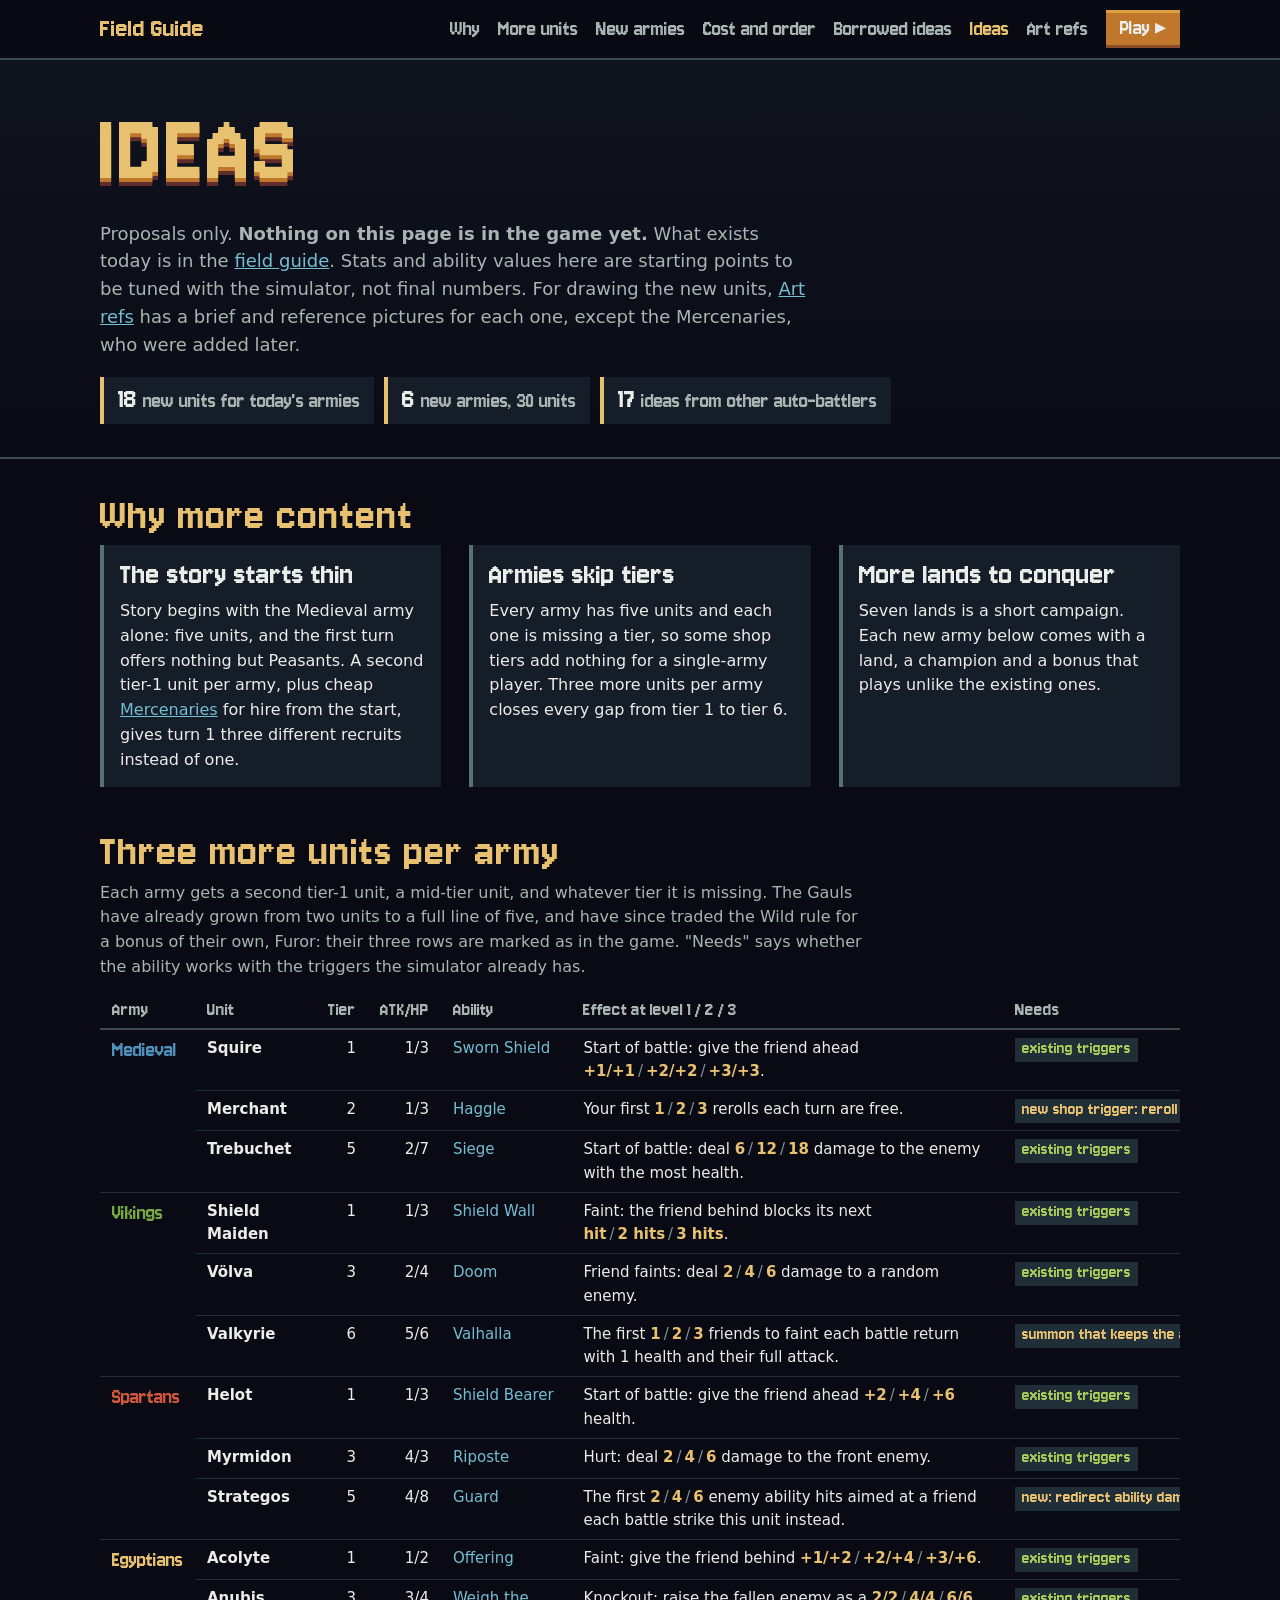
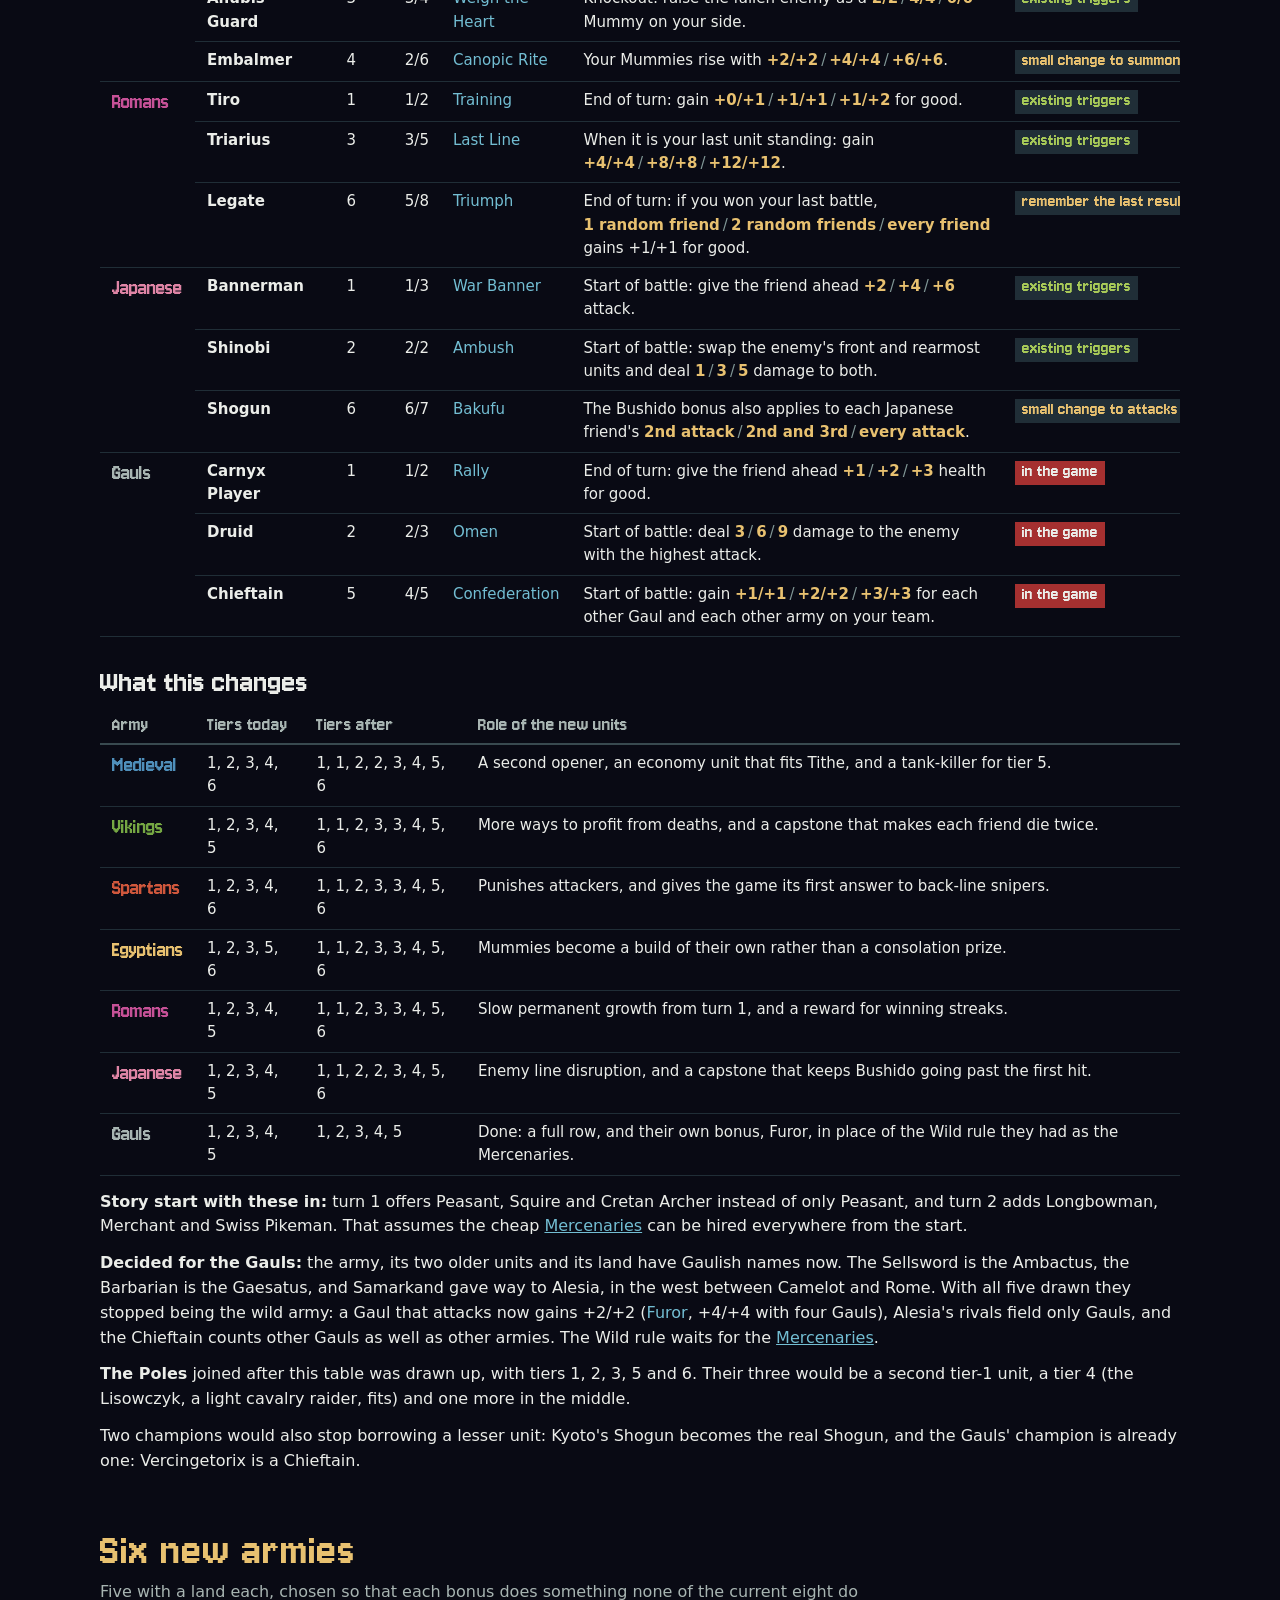
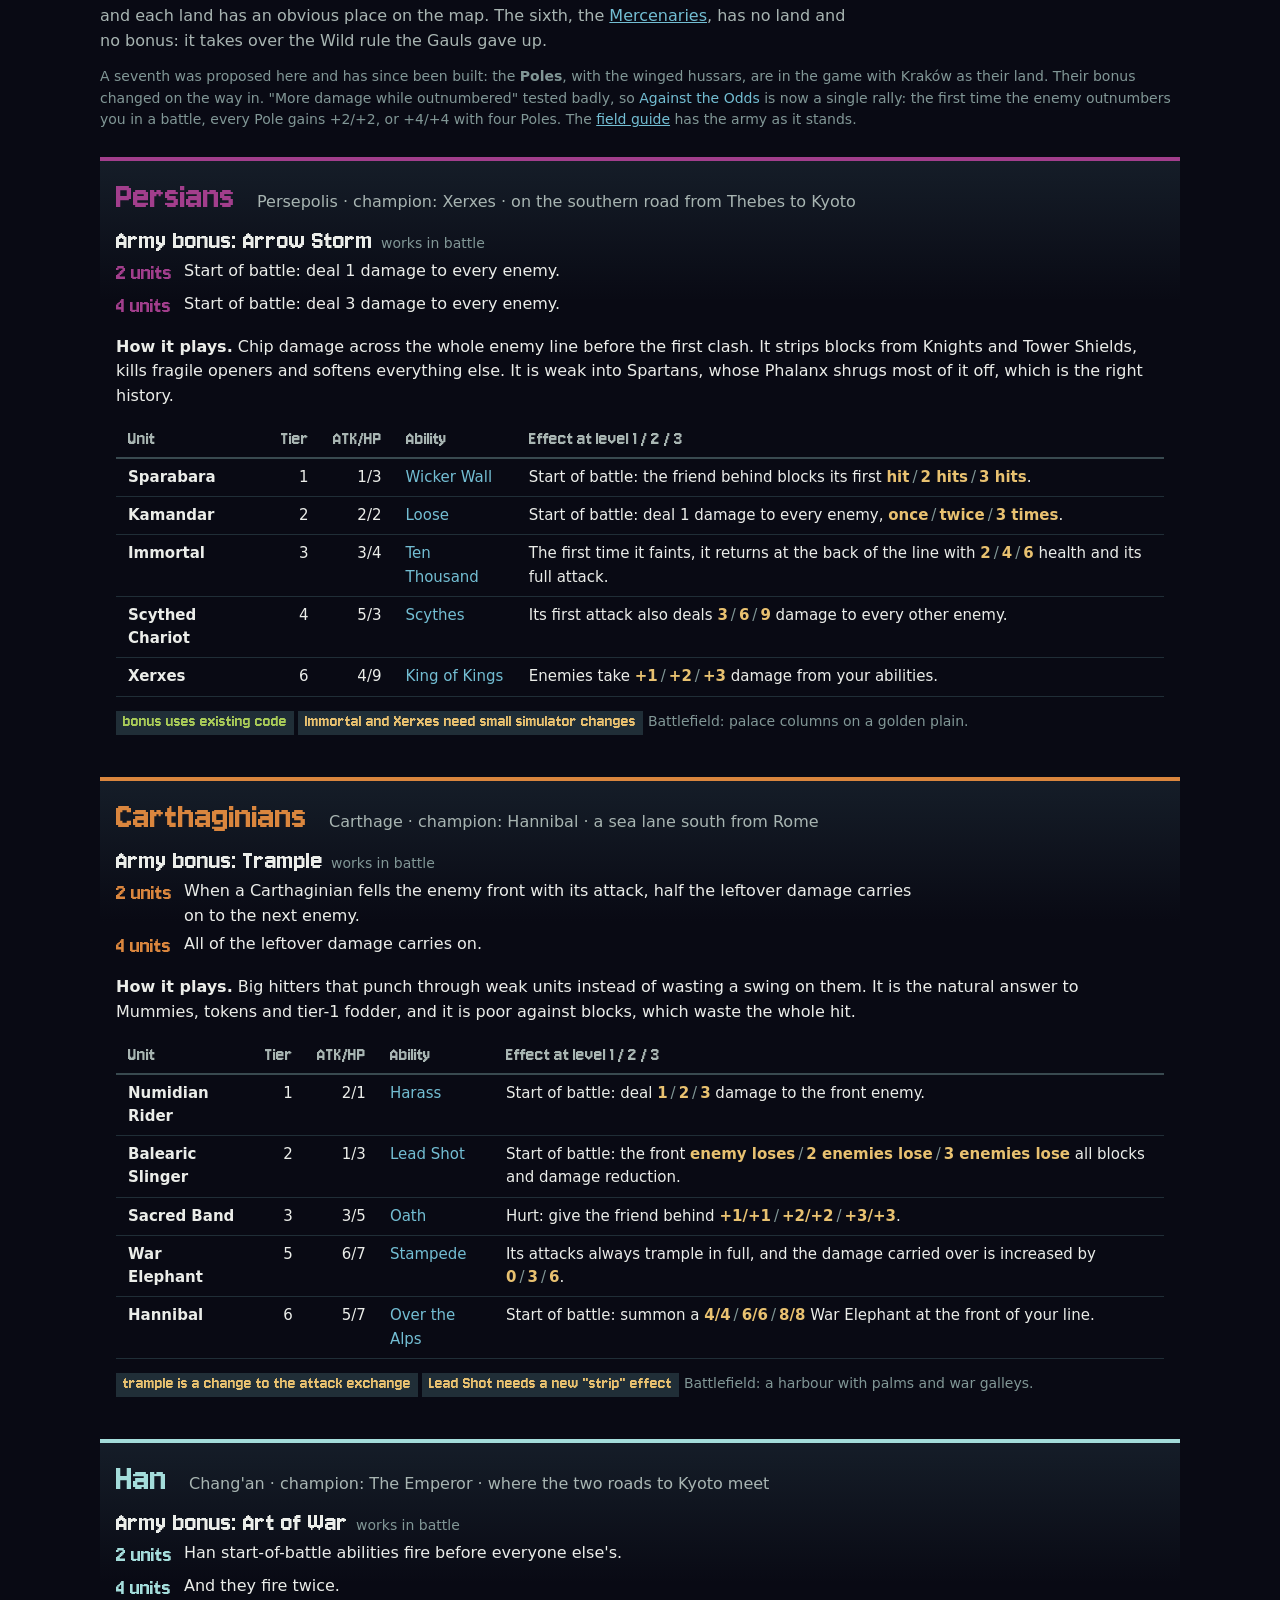
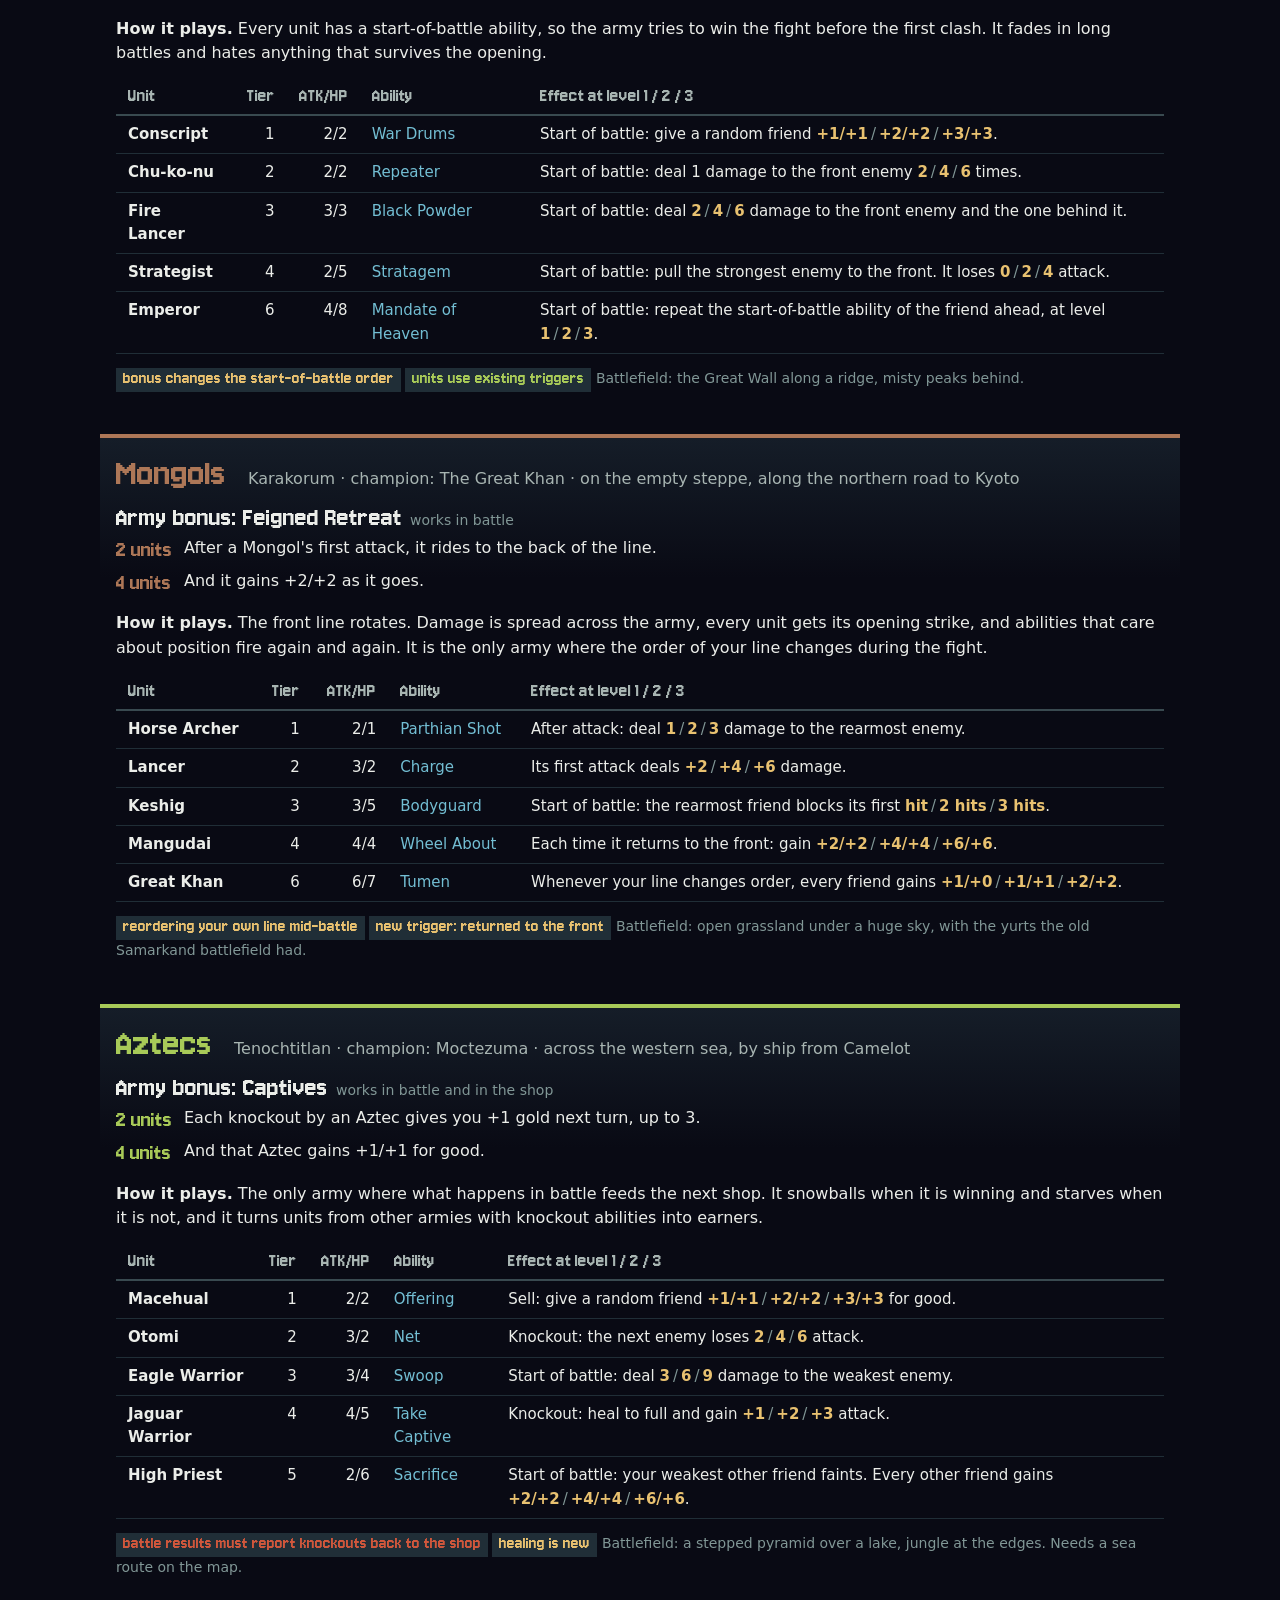
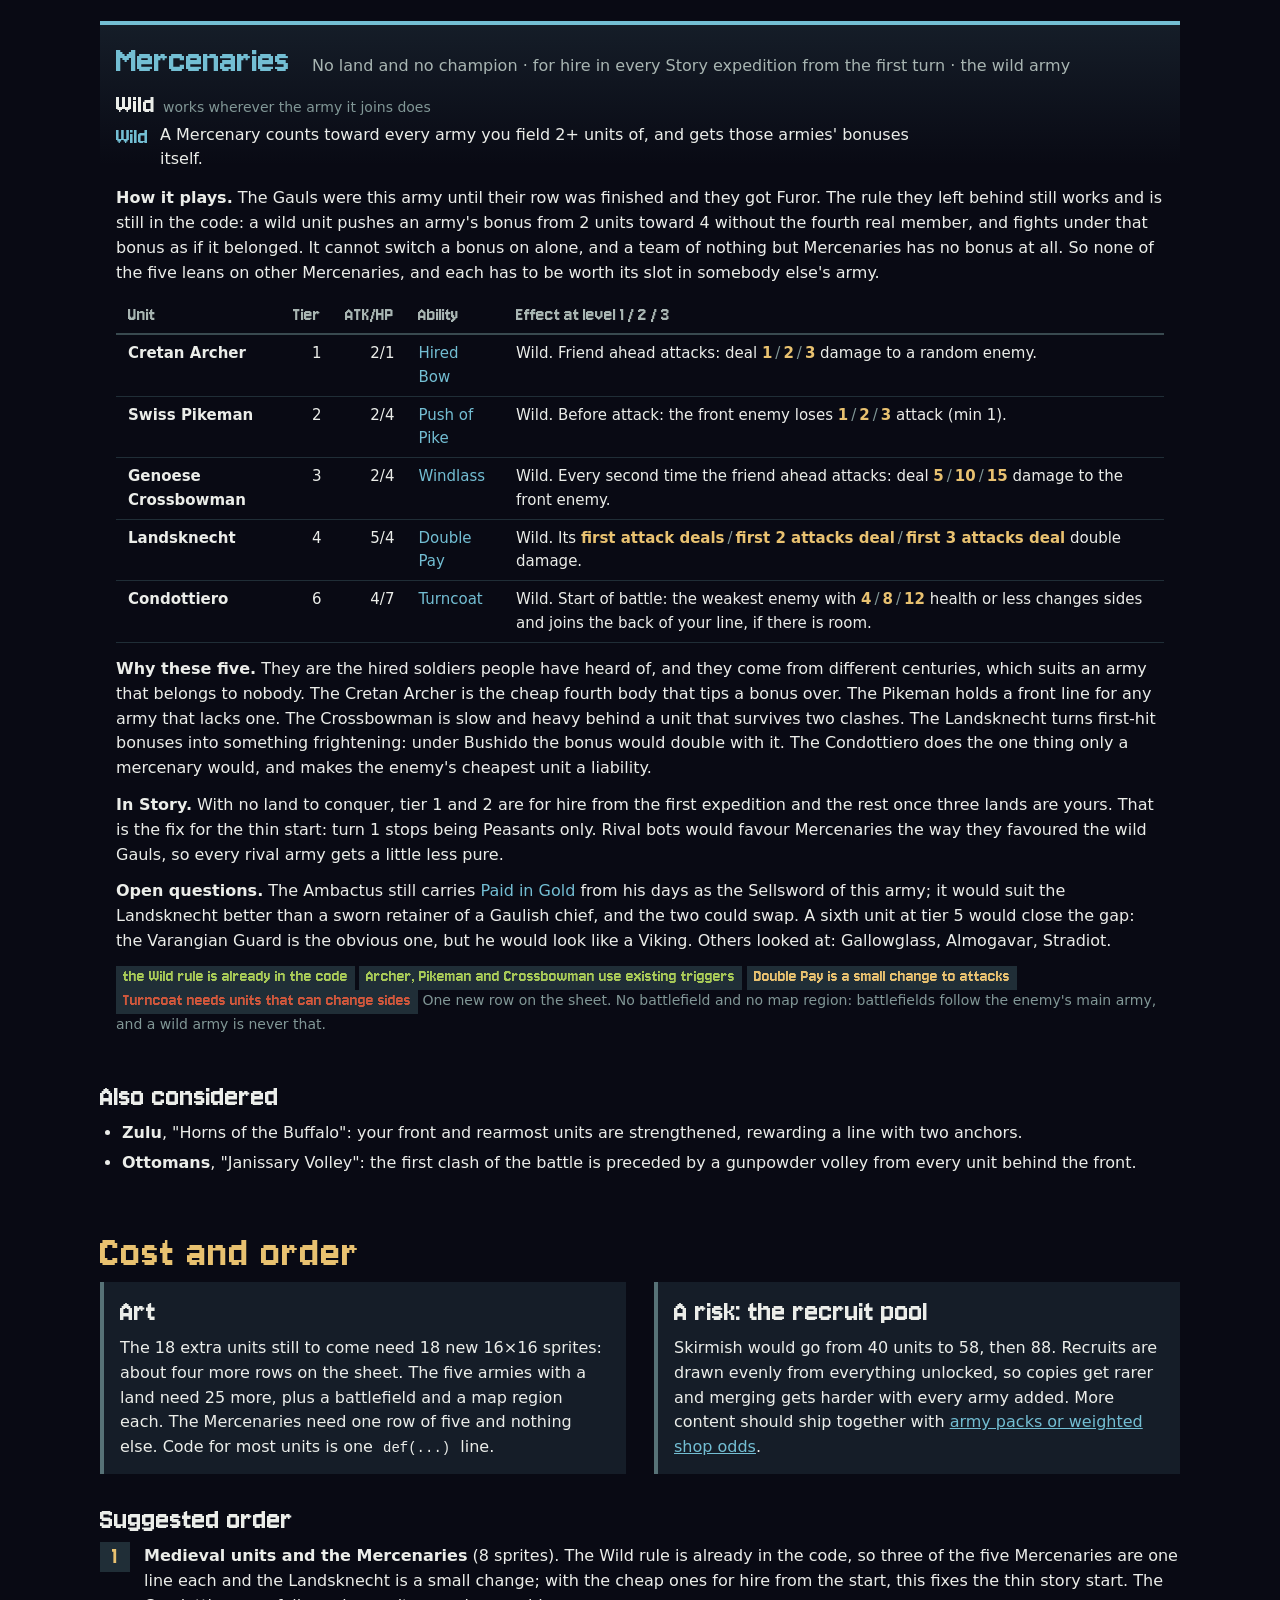
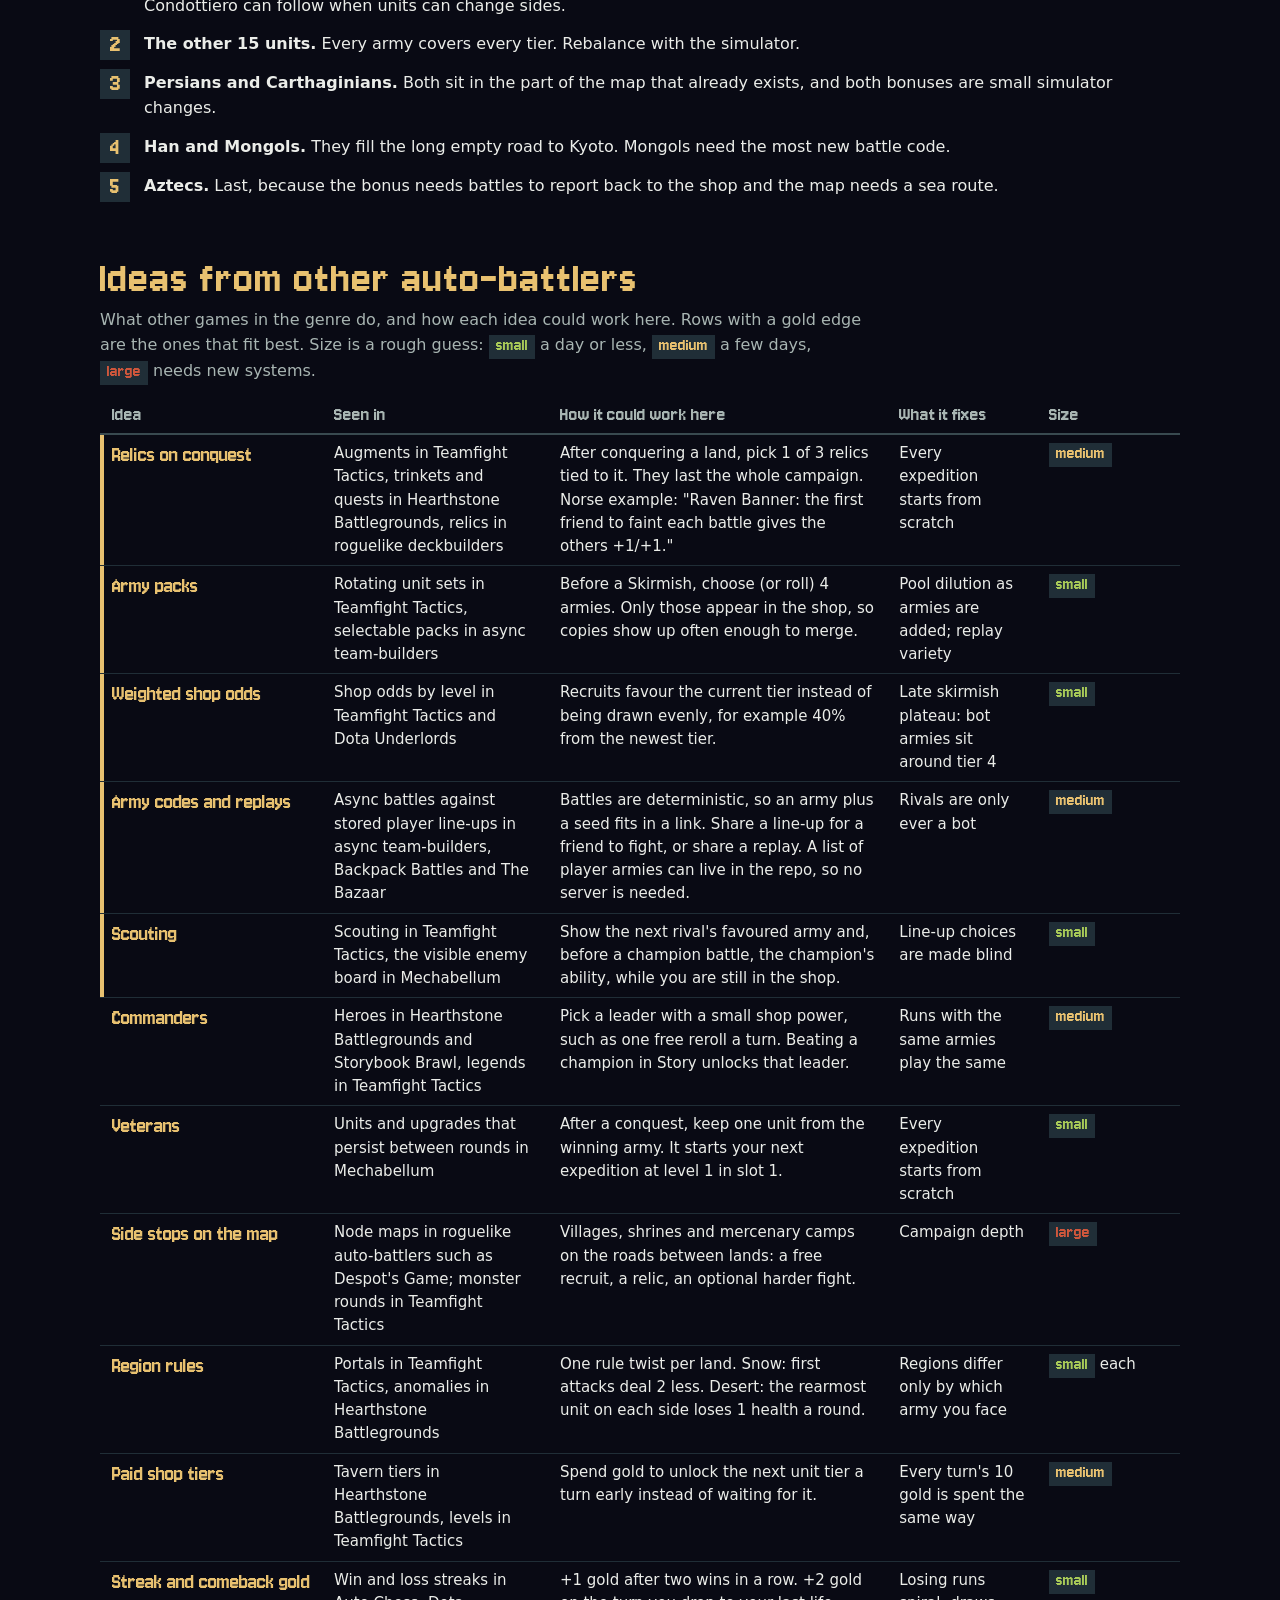
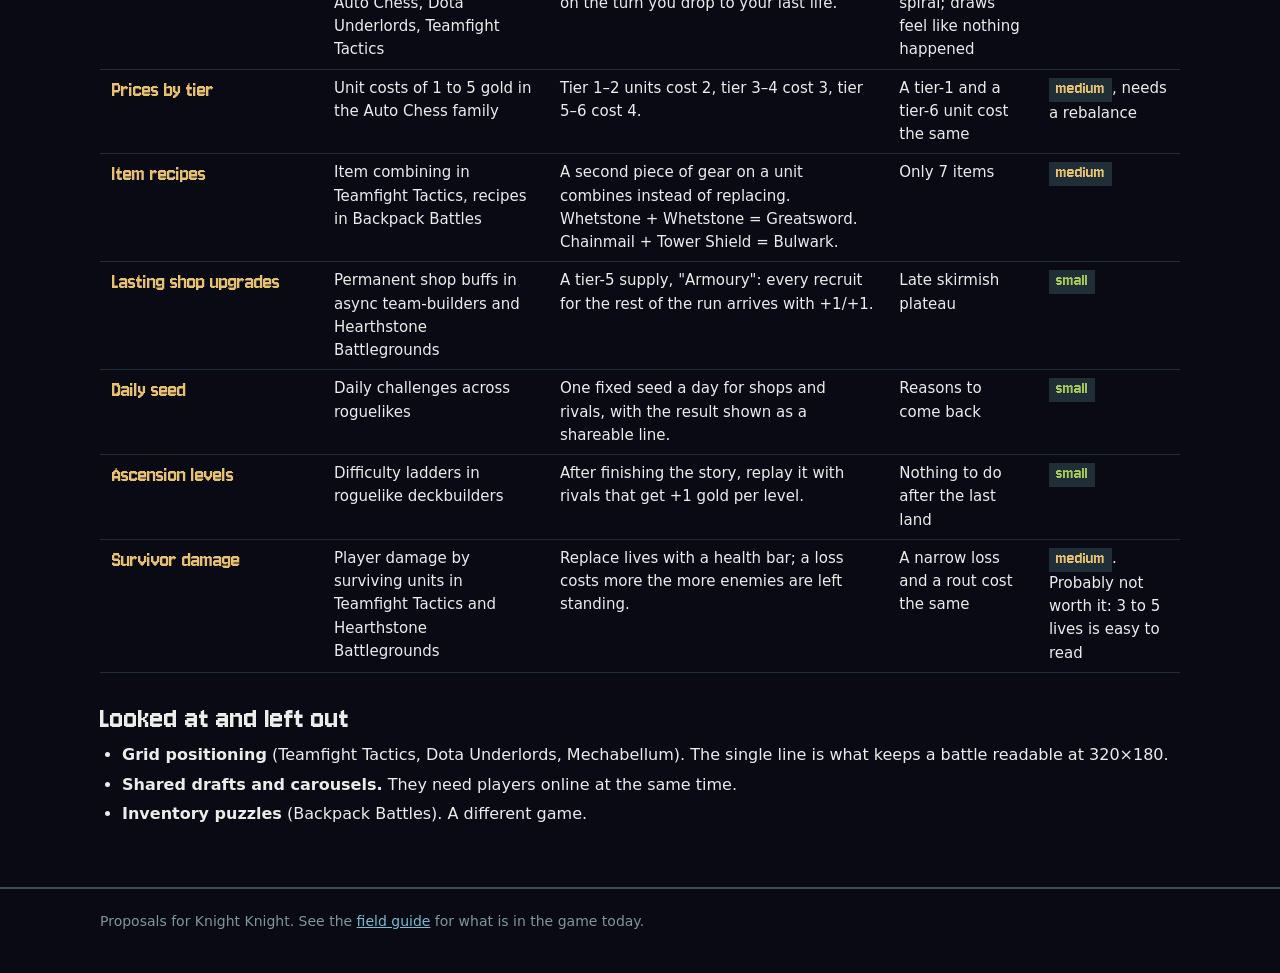
<file: docs/ideas.html>
<!doctype html>
<html lang="en">
<head>
<meta charset="utf-8">
<meta name="viewport" content="width=device-width,initial-scale=1">
<title>Knight Knight · Ideas</title>
<meta name="description" content="Proposed armies, new units and ideas borrowed from other auto-battlers for Knight Knight. None of it is in the game yet.">
<link rel="preconnect" href="https://fonts.googleapis.com">
<link rel="preconnect" href="https://fonts.gstatic.com" crossorigin>
<link href="https://fonts.googleapis.com/css2?family=Jersey+10&display=swap" rel="stylesheet">
<link rel="stylesheet" href="guide.css">
</head>
<body>
<nav class="top"><div class="wrap"><a class="brand" href="index.html">Field Guide</a><a href="#why">Why</a><a href="#units">More units</a><a href="#armies">New armies</a><a href="#cost">Cost and order</a><a href="#borrowed">Borrowed ideas</a><a class="here" href="ideas.html">Ideas</a><a href="art-refs.html">Art refs</a><a class="play" href="../">Play ▸</a></div></nav>
<header class="hero" id="top"><div class="wrap">
<h1>IDEAS</h1>
<p>Proposals only. <b>Nothing on this page is in the game yet.</b> What exists today is in the <a href="index.html">field guide</a>. Stats and ability values here are starting points to be tuned with the simulator, not final numbers. For drawing the new units, <a href="art-refs.html">Art refs</a> has a brief and reference pictures for each one, except the Mercenaries, who were added later.</p>
<ul class="facts"><li><b>18</b>new units for today's armies</li><li><b>6</b>new armies, 30 units</li><li><b>17</b>ideas from other auto-battlers</li></ul>
</div></header>
<main class="wrap">

<section id="why">
<h2>Why more content</h2>
<div class="cols">
<div class="box"><h3>The story starts thin</h3><p>Story begins with the Medieval army alone: five units, and the first turn offers nothing but Peasants. A second tier-1 unit per army, plus cheap <a href="#mercenaries">Mercenaries</a> for hire from the start, gives turn 1 three different recruits instead of one.</p></div>
<div class="box"><h3>Armies skip tiers</h3><p>Every army has five units and each one is missing a tier, so some shop tiers add nothing for a single-army player. Three more units per army closes every gap from tier 1 to tier 6.</p></div>
<div class="box"><h3>More lands to conquer</h3><p>Seven lands is a short campaign. Each new army below comes with a land, a champion and a bonus that plays unlike the existing ones.</p></div>
</div>
</section>

<section id="units">
<h2>Three more units per army</h2>
<p class="lead">Each army gets a second tier-1 unit, a mid-tier unit, and whatever tier it is missing. The Gauls have already grown from two units to a full line of five, and have since traded the Wild rule for a bonus of their own, Furor: their three rows are marked as in the game. "Needs" says whether the ability works with the triggers the simulator already has.</p>
<div class="scroll"><table>
<tr><th>Army</th><th>Unit</th><th class="n">Tier</th><th class="n">ATK/HP</th><th>Ability</th><th>Effect at level 1 / 2 / 3</th><th>Needs</th></tr>

<tr><td class="k" style="color:#4f8fba" rowspan="3">Medieval</td><td><b>Squire</b></td><td class="n">1</td><td class="n">1/3</td><td><em>Sworn Shield</em></td><td>Start of battle: give the friend ahead <b class="lv">+1/+1<i>/</i>+2/+2<i>/</i>+3/+3</b>.</td><td><span class="tag s">existing triggers</span></td></tr>
<tr><td><b>Merchant</b></td><td class="n">2</td><td class="n">1/3</td><td><em>Haggle</em></td><td>Your first <b class="lv">1<i>/</i>2<i>/</i>3</b> rerolls each turn are free.</td><td><span class="tag m">new shop trigger: reroll</span></td></tr>
<tr><td><b>Trebuchet</b></td><td class="n">5</td><td class="n">2/7</td><td><em>Siege</em></td><td>Start of battle: deal <b class="lv">6<i>/</i>12<i>/</i>18</b> damage to the enemy with the most health.</td><td><span class="tag s">existing triggers</span></td></tr>

<tr><td class="k" style="color:#75a743" rowspan="3">Vikings</td><td><b>Shield Maiden</b></td><td class="n">1</td><td class="n">1/3</td><td><em>Shield Wall</em></td><td>Faint: the friend behind blocks its next <b class="lv">hit<i>/</i>2 hits<i>/</i>3 hits</b>.</td><td><span class="tag s">existing triggers</span></td></tr>
<tr><td><b>Völva</b></td><td class="n">3</td><td class="n">2/4</td><td><em>Doom</em></td><td>Friend faints: deal <b class="lv">2<i>/</i>4<i>/</i>6</b> damage to a random enemy.</td><td><span class="tag s">existing triggers</span></td></tr>
<tr><td><b>Valkyrie</b></td><td class="n">6</td><td class="n">5/6</td><td><em>Valhalla</em></td><td>The first <b class="lv">1<i>/</i>2<i>/</i>3</b> friends to faint each battle return with 1 health and their full attack.</td><td><span class="tag m">summon that keeps the ability</span></td></tr>

<tr><td class="k" style="color:#cf573c" rowspan="3">Spartans</td><td><b>Helot</b></td><td class="n">1</td><td class="n">1/3</td><td><em>Shield Bearer</em></td><td>Start of battle: give the friend ahead <b class="lv">+2<i>/</i>+4<i>/</i>+6</b> health.</td><td><span class="tag s">existing triggers</span></td></tr>
<tr><td><b>Myrmidon</b></td><td class="n">3</td><td class="n">4/3</td><td><em>Riposte</em></td><td>Hurt: deal <b class="lv">2<i>/</i>4<i>/</i>6</b> damage to the front enemy.</td><td><span class="tag s">existing triggers</span></td></tr>
<tr><td><b>Strategos</b></td><td class="n">5</td><td class="n">4/8</td><td><em>Guard</em></td><td>The first <b class="lv">2<i>/</i>4<i>/</i>6</b> enemy ability hits aimed at a friend each battle strike this unit instead.</td><td><span class="tag m">new: redirect ability damage</span></td></tr>

<tr><td class="k" style="color:#e8c170" rowspan="3">Egyptians</td><td><b>Acolyte</b></td><td class="n">1</td><td class="n">1/2</td><td><em>Offering</em></td><td>Faint: give the friend behind <b class="lv">+1/+2<i>/</i>+2/+4<i>/</i>+3/+6</b>.</td><td><span class="tag s">existing triggers</span></td></tr>
<tr><td><b>Anubis Guard</b></td><td class="n">3</td><td class="n">3/4</td><td><em>Weigh the Heart</em></td><td>Knockout: raise the fallen enemy as a <b class="lv">2/2<i>/</i>4/4<i>/</i>6/6</b> Mummy on your side.</td><td><span class="tag s">existing triggers</span></td></tr>
<tr><td><b>Embalmer</b></td><td class="n">4</td><td class="n">2/6</td><td><em>Canopic Rite</em></td><td>Your Mummies rise with <b class="lv">+2/+2<i>/</i>+4/+4<i>/</i>+6/+6</b>.</td><td><span class="tag m">small change to summons</span></td></tr>

<tr><td class="k" style="color:#c65197" rowspan="3">Romans</td><td><b>Tiro</b></td><td class="n">1</td><td class="n">1/2</td><td><em>Training</em></td><td>End of turn: gain <b class="lv">+0/+1<i>/</i>+1/+1<i>/</i>+1/+2</b> for good.</td><td><span class="tag s">existing triggers</span></td></tr>
<tr><td><b>Triarius</b></td><td class="n">3</td><td class="n">3/5</td><td><em>Last Line</em></td><td>When it is your last unit standing: gain <b class="lv">+4/+4<i>/</i>+8/+8<i>/</i>+12/+12</b>.</td><td><span class="tag s">existing triggers</span></td></tr>
<tr><td><b>Legate</b></td><td class="n">6</td><td class="n">5/8</td><td><em>Triumph</em></td><td>End of turn: if you won your last battle, <b class="lv">1 random friend<i>/</i>2 random friends<i>/</i>every friend</b> gains +1/+1 for good.</td><td><span class="tag m">remember the last result</span></td></tr>

<tr><td class="k" style="color:#df84a5" rowspan="3">Japanese</td><td><b>Bannerman</b></td><td class="n">1</td><td class="n">1/3</td><td><em>War Banner</em></td><td>Start of battle: give the friend ahead <b class="lv">+2<i>/</i>+4<i>/</i>+6</b> attack.</td><td><span class="tag s">existing triggers</span></td></tr>
<tr><td><b>Shinobi</b></td><td class="n">2</td><td class="n">2/2</td><td><em>Ambush</em></td><td>Start of battle: swap the enemy's front and rearmost units and deal <b class="lv">1<i>/</i>3<i>/</i>5</b> damage to both.</td><td><span class="tag s">existing triggers</span></td></tr>
<tr><td><b>Shogun</b></td><td class="n">6</td><td class="n">6/7</td><td><em>Bakufu</em></td><td>The Bushido bonus also applies to each Japanese friend's <b class="lv">2nd attack<i>/</i>2nd and 3rd<i>/</i>every attack</b>.</td><td><span class="tag m">small change to attacks</span></td></tr>

<tr><td class="k" style="color:#a8b5b2" rowspan="3">Gauls</td><td><b>Carnyx Player</b></td><td class="n">1</td><td class="n">1/2</td><td><em>Rally</em></td><td>End of turn: give the friend ahead <b class="lv">+1<i>/</i>+2<i>/</i>+3</b> health for good.</td><td><span class="tag new">in the game</span></td></tr>
<tr><td><b>Druid</b></td><td class="n">2</td><td class="n">2/3</td><td><em>Omen</em></td><td>Start of battle: deal <b class="lv">3<i>/</i>6<i>/</i>9</b> damage to the enemy with the highest attack.</td><td><span class="tag new">in the game</span></td></tr>
<tr><td><b>Chieftain</b></td><td class="n">5</td><td class="n">4/5</td><td><em>Confederation</em></td><td>Start of battle: gain <b class="lv">+1/+1<i>/</i>+2/+2<i>/</i>+3/+3</b> for each other Gaul and each other army on your team.</td><td><span class="tag new">in the game</span></td></tr>
</table></div>

<h3>What this changes</h3>
<div class="scroll"><table>
<tr><th>Army</th><th>Tiers today</th><th>Tiers after</th><th>Role of the new units</th></tr>
<tr><td class="k" style="color:#4f8fba">Medieval</td><td>1, 2, 3, 4, 6</td><td>1, 1, 2, 2, 3, 4, 5, 6</td><td>A second opener, an economy unit that fits Tithe, and a tank-killer for tier 5.</td></tr>
<tr><td class="k" style="color:#75a743">Vikings</td><td>1, 2, 3, 4, 5</td><td>1, 1, 2, 3, 3, 4, 5, 6</td><td>More ways to profit from deaths, and a capstone that makes each friend die twice.</td></tr>
<tr><td class="k" style="color:#cf573c">Spartans</td><td>1, 2, 3, 4, 6</td><td>1, 1, 2, 3, 3, 4, 5, 6</td><td>Punishes attackers, and gives the game its first answer to back-line snipers.</td></tr>
<tr><td class="k" style="color:#e8c170">Egyptians</td><td>1, 2, 3, 5, 6</td><td>1, 1, 2, 3, 3, 4, 5, 6</td><td>Mummies become a build of their own rather than a consolation prize.</td></tr>
<tr><td class="k" style="color:#c65197">Romans</td><td>1, 2, 3, 4, 5</td><td>1, 1, 2, 3, 3, 4, 5, 6</td><td>Slow permanent growth from turn 1, and a reward for winning streaks.</td></tr>
<tr><td class="k" style="color:#df84a5">Japanese</td><td>1, 2, 3, 4, 5</td><td>1, 1, 2, 2, 3, 4, 5, 6</td><td>Enemy line disruption, and a capstone that keeps Bushido going past the first hit.</td></tr>
<tr><td class="k" style="color:#a8b5b2">Gauls</td><td>1, 2, 3, 4, 5</td><td>1, 2, 3, 4, 5</td><td>Done: a full row, and their own bonus, Furor, in place of the Wild rule they had as the Mercenaries.</td></tr>
</table></div>
<p><b>Story start with these in:</b> turn 1 offers Peasant, Squire and Cretan Archer instead of only Peasant, and turn 2 adds Longbowman, Merchant and Swiss Pikeman. That assumes the cheap <a href="#mercenaries">Mercenaries</a> can be hired everywhere from the start.</p>
<p><b>Decided for the Gauls:</b> the army, its two older units and its land have Gaulish names now. The Sellsword is the Ambactus, the Barbarian is the Gaesatus, and Samarkand gave way to Alesia, in the west between Camelot and Rome. With all five drawn they stopped being the wild army: a Gaul that attacks now gains +2/+2 (<em>Furor</em>, +4/+4 with four Gauls), Alesia's rivals field only Gauls, and the Chieftain counts other Gauls as well as other armies. The Wild rule waits for the <a href="#mercenaries">Mercenaries</a>.</p>
<p><b>The Poles</b> joined after this table was drawn up, with tiers 1, 2, 3, 5 and 6. Their three would be a second tier-1 unit, a tier 4 (the Lisowczyk, a light cavalry raider, fits) and one more in the middle.</p>
<p>Two champions would also stop borrowing a lesser unit: Kyoto's Shogun becomes the real Shogun, and the Gauls' champion is already one: Vercingetorix is a Chieftain.</p>
</section>

<section id="armies">
<h2>Six new armies</h2>
<p class="lead">Five with a land each, chosen so that each bonus does something none of the current eight do and each land has an obvious place on the map. The sixth, the <a href="#mercenaries">Mercenaries</a>, has no land and no bonus: it takes over the Wild rule the Gauls gave up.</p>
<p class="note">A seventh was proposed here and has since been built: the <b>Poles</b>, with the winged hussars, are in the game with Kraków as their land. Their bonus changed on the way in. "More damage while outnumbered" tested badly, so <em>Against the Odds</em> is now a single rally: the first time the enemy outnumbers you in a battle, every Pole gains +2/+2, or +4/+4 with four Poles. The <a href="index.html#poland">field guide</a> has the army as it stands.</p>

<div class="army" id="persians" style="--c:#a23e8c"><header><h3>Persians</h3><span class="home">Persepolis · champion: Xerxes · on the southern road from Thebes to Kyoto</span></header>
<dl class="bonus"><div class="name">Army bonus: Arrow Storm<small>works in battle</small></div><dt>2 units</dt><dd>Start of battle: deal 1 damage to every enemy.</dd><dt>4 units</dt><dd>Start of battle: deal 3 damage to every enemy.</dd></dl>
<p><b>How it plays.</b> Chip damage across the whole enemy line before the first clash. It strips blocks from Knights and Tower Shields, kills fragile openers and softens everything else. It is weak into Spartans, whose Phalanx shrugs most of it off, which is the right history.</p>
<div class="scroll"><table>
<tr><th>Unit</th><th class="n">Tier</th><th class="n">ATK/HP</th><th>Ability</th><th>Effect at level 1 / 2 / 3</th></tr>
<tr><td><b>Sparabara</b></td><td class="n">1</td><td class="n">1/3</td><td><em>Wicker Wall</em></td><td>Start of battle: the friend behind blocks its first <b class="lv">hit<i>/</i>2 hits<i>/</i>3 hits</b>.</td></tr>
<tr><td><b>Kamandar</b></td><td class="n">2</td><td class="n">2/2</td><td><em>Loose</em></td><td>Start of battle: deal 1 damage to every enemy, <b class="lv">once<i>/</i>twice<i>/</i>3 times</b>.</td></tr>
<tr><td><b>Immortal</b></td><td class="n">3</td><td class="n">3/4</td><td><em>Ten Thousand</em></td><td>The first time it faints, it returns at the back of the line with <b class="lv">2<i>/</i>4<i>/</i>6</b> health and its full attack.</td></tr>
<tr><td><b>Scythed Chariot</b></td><td class="n">4</td><td class="n">5/3</td><td><em>Scythes</em></td><td>Its first attack also deals <b class="lv">3<i>/</i>6<i>/</i>9</b> damage to every other enemy.</td></tr>
<tr><td><b>Xerxes</b></td><td class="n">6</td><td class="n">4/9</td><td><em>King of Kings</em></td><td>Enemies take <b class="lv">+1<i>/</i>+2<i>/</i>+3</b> damage from your abilities.</td></tr>
</table></div>
<p class="note"><span class="tag s">bonus uses existing code</span> <span class="tag m">Immortal and Xerxes need small simulator changes</span> Battlefield: palace columns on a golden plain.</p></div>

<div class="army" id="carthaginians" style="--c:#da863e"><header><h3>Carthaginians</h3><span class="home">Carthage · champion: Hannibal · a sea lane south from Rome</span></header>
<dl class="bonus"><div class="name">Army bonus: Trample<small>works in battle</small></div><dt>2 units</dt><dd>When a Carthaginian fells the enemy front with its attack, half the leftover damage carries on to the next enemy.</dd><dt>4 units</dt><dd>All of the leftover damage carries on.</dd></dl>
<p><b>How it plays.</b> Big hitters that punch through weak units instead of wasting a swing on them. It is the natural answer to Mummies, tokens and tier-1 fodder, and it is poor against blocks, which waste the whole hit.</p>
<div class="scroll"><table>
<tr><th>Unit</th><th class="n">Tier</th><th class="n">ATK/HP</th><th>Ability</th><th>Effect at level 1 / 2 / 3</th></tr>
<tr><td><b>Numidian Rider</b></td><td class="n">1</td><td class="n">2/1</td><td><em>Harass</em></td><td>Start of battle: deal <b class="lv">1<i>/</i>2<i>/</i>3</b> damage to the front enemy.</td></tr>
<tr><td><b>Balearic Slinger</b></td><td class="n">2</td><td class="n">1/3</td><td><em>Lead Shot</em></td><td>Start of battle: the front <b class="lv">enemy loses<i>/</i>2 enemies lose<i>/</i>3 enemies lose</b> all blocks and damage reduction.</td></tr>
<tr><td><b>Sacred Band</b></td><td class="n">3</td><td class="n">3/5</td><td><em>Oath</em></td><td>Hurt: give the friend behind <b class="lv">+1/+1<i>/</i>+2/+2<i>/</i>+3/+3</b>.</td></tr>
<tr><td><b>War Elephant</b></td><td class="n">5</td><td class="n">6/7</td><td><em>Stampede</em></td><td>Its attacks always trample in full, and the damage carried over is increased by <b class="lv">0<i>/</i>3<i>/</i>6</b>.</td></tr>
<tr><td><b>Hannibal</b></td><td class="n">6</td><td class="n">5/7</td><td><em>Over the Alps</em></td><td>Start of battle: summon a <b class="lv">4/4<i>/</i>6/6<i>/</i>8/8</b> War Elephant at the front of your line.</td></tr>
</table></div>
<p class="note"><span class="tag m">trample is a change to the attack exchange</span> <span class="tag m">Lead Shot needs a new "strip" effect</span> Battlefield: a harbour with palms and war galleys.</p></div>

<div class="army" id="han" style="--c:#a4dddb"><header><h3>Han</h3><span class="home">Chang'an · champion: The Emperor · where the two roads to Kyoto meet</span></header>
<dl class="bonus"><div class="name">Army bonus: Art of War<small>works in battle</small></div><dt>2 units</dt><dd>Han start-of-battle abilities fire before everyone else's.</dd><dt>4 units</dt><dd>And they fire twice.</dd></dl>
<p><b>How it plays.</b> Every unit has a start-of-battle ability, so the army tries to win the fight before the first clash. It fades in long battles and hates anything that survives the opening.</p>
<div class="scroll"><table>
<tr><th>Unit</th><th class="n">Tier</th><th class="n">ATK/HP</th><th>Ability</th><th>Effect at level 1 / 2 / 3</th></tr>
<tr><td><b>Conscript</b></td><td class="n">1</td><td class="n">2/2</td><td><em>War Drums</em></td><td>Start of battle: give a random friend <b class="lv">+1/+1<i>/</i>+2/+2<i>/</i>+3/+3</b>.</td></tr>
<tr><td><b>Chu-ko-nu</b></td><td class="n">2</td><td class="n">2/2</td><td><em>Repeater</em></td><td>Start of battle: deal 1 damage to the front enemy <b class="lv">2<i>/</i>4<i>/</i>6</b> times.</td></tr>
<tr><td><b>Fire Lancer</b></td><td class="n">3</td><td class="n">3/3</td><td><em>Black Powder</em></td><td>Start of battle: deal <b class="lv">2<i>/</i>4<i>/</i>6</b> damage to the front enemy and the one behind it.</td></tr>
<tr><td><b>Strategist</b></td><td class="n">4</td><td class="n">2/5</td><td><em>Stratagem</em></td><td>Start of battle: pull the strongest enemy to the front. It loses <b class="lv">0<i>/</i>2<i>/</i>4</b> attack.</td></tr>
<tr><td><b>Emperor</b></td><td class="n">6</td><td class="n">4/8</td><td><em>Mandate of Heaven</em></td><td>Start of battle: repeat the start-of-battle ability of the friend ahead, at level <b class="lv">1<i>/</i>2<i>/</i>3</b>.</td></tr>
</table></div>
<p class="note"><span class="tag m">bonus changes the start-of-battle order</span> <span class="tag s">units use existing triggers</span> Battlefield: the Great Wall along a ridge, misty peaks behind.</p></div>

<div class="army" id="mongols" style="--c:#ad7757"><header><h3>Mongols</h3><span class="home">Karakorum · champion: The Great Khan · on the empty steppe, along the northern road to Kyoto</span></header>
<dl class="bonus"><div class="name">Army bonus: Feigned Retreat<small>works in battle</small></div><dt>2 units</dt><dd>After a Mongol's first attack, it rides to the back of the line.</dd><dt>4 units</dt><dd>And it gains +2/+2 as it goes.</dd></dl>
<p><b>How it plays.</b> The front line rotates. Damage is spread across the army, every unit gets its opening strike, and abilities that care about position fire again and again. It is the only army where the order of your line changes during the fight.</p>
<div class="scroll"><table>
<tr><th>Unit</th><th class="n">Tier</th><th class="n">ATK/HP</th><th>Ability</th><th>Effect at level 1 / 2 / 3</th></tr>
<tr><td><b>Horse Archer</b></td><td class="n">1</td><td class="n">2/1</td><td><em>Parthian Shot</em></td><td>After attack: deal <b class="lv">1<i>/</i>2<i>/</i>3</b> damage to the rearmost enemy.</td></tr>
<tr><td><b>Lancer</b></td><td class="n">2</td><td class="n">3/2</td><td><em>Charge</em></td><td>Its first attack deals <b class="lv">+2<i>/</i>+4<i>/</i>+6</b> damage.</td></tr>
<tr><td><b>Keshig</b></td><td class="n">3</td><td class="n">3/5</td><td><em>Bodyguard</em></td><td>Start of battle: the rearmost friend blocks its first <b class="lv">hit<i>/</i>2 hits<i>/</i>3 hits</b>.</td></tr>
<tr><td><b>Mangudai</b></td><td class="n">4</td><td class="n">4/4</td><td><em>Wheel About</em></td><td>Each time it returns to the front: gain <b class="lv">+2/+2<i>/</i>+4/+4<i>/</i>+6/+6</b>.</td></tr>
<tr><td><b>Great Khan</b></td><td class="n">6</td><td class="n">6/7</td><td><em>Tumen</em></td><td>Whenever your line changes order, every friend gains <b class="lv">+1/+0<i>/</i>+1/+1<i>/</i>+2/+2</b>.</td></tr>
</table></div>
<p class="note"><span class="tag m">reordering your own line mid-battle</span> <span class="tag m">new trigger: returned to the front</span> Battlefield: open grassland under a huge sky, with the yurts the old Samarkand battlefield had.</p></div>

<div class="army" id="aztecs" style="--c:#a8ca58"><header><h3>Aztecs</h3><span class="home">Tenochtitlan · champion: Moctezuma · across the western sea, by ship from Camelot</span></header>
<dl class="bonus"><div class="name">Army bonus: Captives<small>works in battle and in the shop</small></div><dt>2 units</dt><dd>Each knockout by an Aztec gives you +1 gold next turn, up to 3.</dd><dt>4 units</dt><dd>And that Aztec gains +1/+1 for good.</dd></dl>
<p><b>How it plays.</b> The only army where what happens in battle feeds the next shop. It snowballs when it is winning and starves when it is not, and it turns units from other armies with knockout abilities into earners.</p>
<div class="scroll"><table>
<tr><th>Unit</th><th class="n">Tier</th><th class="n">ATK/HP</th><th>Ability</th><th>Effect at level 1 / 2 / 3</th></tr>
<tr><td><b>Macehual</b></td><td class="n">1</td><td class="n">2/2</td><td><em>Offering</em></td><td>Sell: give a random friend <b class="lv">+1/+1<i>/</i>+2/+2<i>/</i>+3/+3</b> for good.</td></tr>
<tr><td><b>Otomi</b></td><td class="n">2</td><td class="n">3/2</td><td><em>Net</em></td><td>Knockout: the next enemy loses <b class="lv">2<i>/</i>4<i>/</i>6</b> attack.</td></tr>
<tr><td><b>Eagle Warrior</b></td><td class="n">3</td><td class="n">3/4</td><td><em>Swoop</em></td><td>Start of battle: deal <b class="lv">3<i>/</i>6<i>/</i>9</b> damage to the weakest enemy.</td></tr>
<tr><td><b>Jaguar Warrior</b></td><td class="n">4</td><td class="n">4/5</td><td><em>Take Captive</em></td><td>Knockout: heal to full and gain <b class="lv">+1<i>/</i>+2<i>/</i>+3</b> attack.</td></tr>
<tr><td><b>High Priest</b></td><td class="n">5</td><td class="n">2/6</td><td><em>Sacrifice</em></td><td>Start of battle: your weakest other friend faints. Every other friend gains <b class="lv">+2/+2<i>/</i>+4/+4<i>/</i>+6/+6</b>.</td></tr>
</table></div>
<p class="note"><span class="tag l">battle results must report knockouts back to the shop</span> <span class="tag m">healing is new</span> Battlefield: a stepped pyramid over a lake, jungle at the edges. Needs a sea route on the map.</p></div>

<div class="army" id="mercenaries" style="--c:#73bed3"><header><h3>Mercenaries</h3><span class="home">No land and no champion · for hire in every Story expedition from the first turn · the wild army</span></header>
<dl class="bonus"><div class="name">Wild<small>works wherever the army it joins does</small></div><dt>Wild</dt><dd>A Mercenary counts toward every army you field 2+ units of, and gets those armies' bonuses itself.</dd></dl>
<p><b>How it plays.</b> The Gauls were this army until their row was finished and they got Furor. The rule they left behind still works and is still in the code: a wild unit pushes an army's bonus from 2 units toward 4 without the fourth real member, and fights under that bonus as if it belonged. It cannot switch a bonus on alone, and a team of nothing but Mercenaries has no bonus at all. So none of the five leans on other Mercenaries, and each has to be worth its slot in somebody else's army.</p>
<div class="scroll"><table>
<tr><th>Unit</th><th class="n">Tier</th><th class="n">ATK/HP</th><th>Ability</th><th>Effect at level 1 / 2 / 3</th></tr>
<tr><td><b>Cretan Archer</b></td><td class="n">1</td><td class="n">2/1</td><td><em>Hired Bow</em></td><td>Wild. Friend ahead attacks: deal <b class="lv">1<i>/</i>2<i>/</i>3</b> damage to a random enemy.</td></tr>
<tr><td><b>Swiss Pikeman</b></td><td class="n">2</td><td class="n">2/4</td><td><em>Push of Pike</em></td><td>Wild. Before attack: the front enemy loses <b class="lv">1<i>/</i>2<i>/</i>3</b> attack (min 1).</td></tr>
<tr><td><b>Genoese Crossbowman</b></td><td class="n">3</td><td class="n">2/4</td><td><em>Windlass</em></td><td>Wild. Every second time the friend ahead attacks: deal <b class="lv">5<i>/</i>10<i>/</i>15</b> damage to the front enemy.</td></tr>
<tr><td><b>Landsknecht</b></td><td class="n">4</td><td class="n">5/4</td><td><em>Double Pay</em></td><td>Wild. Its <b class="lv">first attack deals<i>/</i>first 2 attacks deal<i>/</i>first 3 attacks deal</b> double damage.</td></tr>
<tr><td><b>Condottiero</b></td><td class="n">6</td><td class="n">4/7</td><td><em>Turncoat</em></td><td>Wild. Start of battle: the weakest enemy with <b class="lv">4<i>/</i>8<i>/</i>12</b> health or less changes sides and joins the back of your line, if there is room.</td></tr>
</table></div>
<p><b>Why these five.</b> They are the hired soldiers people have heard of, and they come from different centuries, which suits an army that belongs to nobody. The Cretan Archer is the cheap fourth body that tips a bonus over. The Pikeman holds a front line for any army that lacks one. The Crossbowman is slow and heavy behind a unit that survives two clashes. The Landsknecht turns first-hit bonuses into something frightening: under Bushido the bonus would double with it. The Condottiero does the one thing only a mercenary would, and makes the enemy's cheapest unit a liability.</p>
<p><b>In Story.</b> With no land to conquer, tier 1 and 2 are for hire from the first expedition and the rest once three lands are yours. That is the fix for the thin start: turn 1 stops being Peasants only. Rival bots would favour Mercenaries the way they favoured the wild Gauls, so every rival army gets a little less pure.</p>
<p><b>Open questions.</b> The Ambactus still carries <em>Paid in Gold</em> from his days as the Sellsword of this army; it would suit the Landsknecht better than a sworn retainer of a Gaulish chief, and the two could swap. A sixth unit at tier 5 would close the gap: the Varangian Guard is the obvious one, but he would look like a Viking. Others looked at: Gallowglass, Almogavar, Stradiot.</p>
<p class="note"><span class="tag s">the Wild rule is already in the code</span> <span class="tag s">Archer, Pikeman and Crossbowman use existing triggers</span> <span class="tag m">Double Pay is a small change to attacks</span> <span class="tag l">Turncoat needs units that can change sides</span> One new row on the sheet. No battlefield and no map region: battlefields follow the enemy's main army, and a wild army is never that.</p></div>

<h3>Also considered</h3>
<ul>
<li><b>Zulu</b>, "Horns of the Buffalo": your front and rearmost units are strengthened, rewarding a line with two anchors.</li>
<li><b>Ottomans</b>, "Janissary Volley": the first clash of the battle is preceded by a gunpowder volley from every unit behind the front.</li>
</ul>
</section>

<section id="cost">
<h2>Cost and order</h2>
<div class="cols">
<div class="box"><h3>Art</h3><p>The 18 extra units still to come need 18 new 16×16 sprites: about four more rows on the sheet. The five armies with a land need 25 more, plus a battlefield and a map region each. The Mercenaries need one row of five and nothing else. Code for most units is one <code>def(...)</code> line.</p></div>
<div class="box"><h3>A risk: the recruit pool</h3><p>Skirmish would go from 40 units to 58, then 88. Recruits are drawn evenly from everything unlocked, so copies get rarer and merging gets harder with every army added. More content should ship together with <a href="#borrowed">army packs or weighted shop odds</a>.</p></div>
</div>
<h3>Suggested order</h3>
<ol class="steps">
<li><b>Medieval units and the Mercenaries</b> (8 sprites). The Wild rule is already in the code, so three of the five Mercenaries are one line each and the Landsknecht is a small change; with the cheap ones for hire from the start, this fixes the thin story start. The Condottiero can follow when units can change sides.</li>
<li><b>The other 15 units.</b> Every army covers every tier. Rebalance with the simulator.</li>
<li><b>Persians and Carthaginians.</b> Both sit in the part of the map that already exists, and both bonuses are small simulator changes.</li>
<li><b>Han and Mongols.</b> They fill the long empty road to Kyoto. Mongols need the most new battle code.</li>
<li><b>Aztecs.</b> Last, because the bonus needs battles to report back to the shop and the map needs a sea route.</li>
</ol>
</section>

<section id="borrowed">
<h2>Ideas from other auto-battlers</h2>
<p class="lead">What other games in the genre do, and how each idea could work here. Rows with a gold edge are the ones that fit best. Size is a rough guess: <span class="tag s">small</span> a day or less, <span class="tag m">medium</span> a few days, <span class="tag l">large</span> needs new systems.</p>
<div class="scroll"><table>
<tr><th>Idea</th><th>Seen in</th><th>How it could work here</th><th>What it fixes</th><th>Size</th></tr>

<tr class="pick"><td class="k">Relics on conquest</td><td>Augments in Teamfight Tactics, trinkets and quests in Hearthstone Battlegrounds, relics in roguelike deckbuilders</td><td>After conquering a land, pick 1 of 3 relics tied to it. They last the whole campaign. Norse example: "Raven Banner: the first friend to faint each battle gives the others +1/+1."</td><td>Every expedition starts from scratch</td><td><span class="tag m">medium</span></td></tr>
<tr class="pick"><td class="k">Army packs</td><td>Rotating unit sets in Teamfight Tactics, selectable packs in async team-builders</td><td>Before a Skirmish, choose (or roll) 4 armies. Only those appear in the shop, so copies show up often enough to merge.</td><td>Pool dilution as armies are added; replay variety</td><td><span class="tag s">small</span></td></tr>
<tr class="pick"><td class="k">Weighted shop odds</td><td>Shop odds by level in Teamfight Tactics and Dota Underlords</td><td>Recruits favour the current tier instead of being drawn evenly, for example 40% from the newest tier.</td><td>Late skirmish plateau: bot armies sit around tier 4</td><td><span class="tag s">small</span></td></tr>
<tr class="pick"><td class="k">Army codes and replays</td><td>Async battles against stored player line-ups in async team-builders, Backpack Battles and The Bazaar</td><td>Battles are deterministic, so an army plus a seed fits in a link. Share a line-up for a friend to fight, or share a replay. A list of player armies can live in the repo, so no server is needed.</td><td>Rivals are only ever a bot</td><td><span class="tag m">medium</span></td></tr>
<tr class="pick"><td class="k">Scouting</td><td>Scouting in Teamfight Tactics, the visible enemy board in Mechabellum</td><td>Show the next rival's favoured army and, before a champion battle, the champion's ability, while you are still in the shop.</td><td>Line-up choices are made blind</td><td><span class="tag s">small</span></td></tr>

<tr><td class="k">Commanders</td><td>Heroes in Hearthstone Battlegrounds and Storybook Brawl, legends in Teamfight Tactics</td><td>Pick a leader with a small shop power, such as one free reroll a turn. Beating a champion in Story unlocks that leader.</td><td>Runs with the same armies play the same</td><td><span class="tag m">medium</span></td></tr>
<tr><td class="k">Veterans</td><td>Units and upgrades that persist between rounds in Mechabellum</td><td>After a conquest, keep one unit from the winning army. It starts your next expedition at level 1 in slot 1.</td><td>Every expedition starts from scratch</td><td><span class="tag s">small</span></td></tr>
<tr><td class="k">Side stops on the map</td><td>Node maps in roguelike auto-battlers such as Despot's Game; monster rounds in Teamfight Tactics</td><td>Villages, shrines and mercenary camps on the roads between lands: a free recruit, a relic, an optional harder fight.</td><td>Campaign depth</td><td><span class="tag l">large</span></td></tr>
<tr><td class="k">Region rules</td><td>Portals in Teamfight Tactics, anomalies in Hearthstone Battlegrounds</td><td>One rule twist per land. Snow: first attacks deal 2 less. Desert: the rearmost unit on each side loses 1 health a round.</td><td>Regions differ only by which army you face</td><td><span class="tag s">small</span> each</td></tr>
<tr><td class="k">Paid shop tiers</td><td>Tavern tiers in Hearthstone Battlegrounds, levels in Teamfight Tactics</td><td>Spend gold to unlock the next unit tier a turn early instead of waiting for it.</td><td>Every turn's 10 gold is spent the same way</td><td><span class="tag m">medium</span></td></tr>
<tr><td class="k">Streak and comeback gold</td><td>Win and loss streaks in Auto Chess, Dota Underlords, Teamfight Tactics</td><td>+1 gold after two wins in a row. +2 gold on the turn you drop to your last life.</td><td>Losing runs spiral; draws feel like nothing happened</td><td><span class="tag s">small</span></td></tr>
<tr><td class="k">Prices by tier</td><td>Unit costs of 1 to 5 gold in the Auto Chess family</td><td>Tier 1–2 units cost 2, tier 3–4 cost 3, tier 5–6 cost 4.</td><td>A tier-1 and a tier-6 unit cost the same</td><td><span class="tag m">medium</span>, needs a rebalance</td></tr>
<tr><td class="k">Item recipes</td><td>Item combining in Teamfight Tactics, recipes in Backpack Battles</td><td>A second piece of gear on a unit combines instead of replacing. Whetstone + Whetstone = Greatsword. Chainmail + Tower Shield = Bulwark.</td><td>Only 7 items</td><td><span class="tag m">medium</span></td></tr>
<tr><td class="k">Lasting shop upgrades</td><td>Permanent shop buffs in async team-builders and Hearthstone Battlegrounds</td><td>A tier-5 supply, "Armoury": every recruit for the rest of the run arrives with +1/+1.</td><td>Late skirmish plateau</td><td><span class="tag s">small</span></td></tr>
<tr><td class="k">Daily seed</td><td>Daily challenges across roguelikes</td><td>One fixed seed a day for shops and rivals, with the result shown as a shareable line.</td><td>Reasons to come back</td><td><span class="tag s">small</span></td></tr>
<tr><td class="k">Ascension levels</td><td>Difficulty ladders in roguelike deckbuilders</td><td>After finishing the story, replay it with rivals that get +1 gold per level.</td><td>Nothing to do after the last land</td><td><span class="tag s">small</span></td></tr>
<tr><td class="k">Survivor damage</td><td>Player damage by surviving units in Teamfight Tactics and Hearthstone Battlegrounds</td><td>Replace lives with a health bar; a loss costs more the more enemies are left standing.</td><td>A narrow loss and a rout cost the same</td><td><span class="tag m">medium</span>. Probably not worth it: 3 to 5 lives is easy to read</td></tr>
</table></div>
<h3>Looked at and left out</h3>
<ul>
<li><b>Grid positioning</b> (Teamfight Tactics, Dota Underlords, Mechabellum). The single line is what keeps a battle readable at 320×180.</li>
<li><b>Shared drafts and carousels.</b> They need players online at the same time.</li>
<li><b>Inventory puzzles</b> (Backpack Battles). A different game.</li>
</ul>
</section>

</main>
<footer><div class="wrap">Proposals for Knight Knight. See the <a href="index.html">field guide</a> for what is in the game today.</div></footer>
</body>
</html>
</file>
<file: docs/guide.css>
/* Shared by the docs pages (index.html is generated by tools/guide.py, ideas.html is written by hand).
   Colours are the Apollo palette the game uses. */
:root{
  --bg:#090a14; --panel:#151d28; --panel2:#202e37; --line:#394a50; --mute:#819796; --soft:#a8b5b2; --text:#ebede9;
  --gold:#e8c170; --orange:#de9e41; --red:#cf573c; --blood:#a53030; --blue:#73bed3; --steel:#577277; --green:#a8ca58;
  --px:'Jersey 10',ui-monospace,Menlo,Consolas,monospace;
}
*{box-sizing:border-box}
html{scroll-behavior:smooth;scroll-padding-top:64px}
body{margin:0;background:var(--bg);color:var(--text);font:16px/1.55 system-ui,-apple-system,'Segoe UI',Roboto,sans-serif;-webkit-text-size-adjust:100%}
a{color:var(--blue)}
a:hover{color:var(--text)}
.wrap{max-width:1120px;margin:0 auto;padding:0 20px}

nav.top{position:sticky;top:0;z-index:5;background:rgba(9,10,20,.94);border-bottom:2px solid var(--line)}
nav.top .wrap{display:flex;align-items:center;gap:6px 18px;flex-wrap:wrap;padding-top:10px;padding-bottom:10px}
nav.top a{font:22px/1 var(--px);color:var(--soft);text-decoration:none;white-space:nowrap}
nav.top a:hover,nav.top a.here{color:var(--gold)}
nav.top .brand{color:var(--gold);font-size:28px;margin-right:auto}
.play{display:inline-block;font:24px/1 var(--px);color:var(--text)!important;text-decoration:none;background:#be772b;padding:7px 14px 9px;box-shadow:inset 0 3px 0 var(--orange),inset 0 -3px 0 #884b2b,0 0 0 3px var(--bg)}
.play:hover{filter:brightness(1.15)}

header.hero{padding:44px 0 28px;border-bottom:2px solid var(--line);background:linear-gradient(#10141f,var(--bg))}
header.hero h1{margin:0;font:400 clamp(52px,11vw,104px)/.9 var(--px);letter-spacing:2px;color:var(--gold);text-shadow:0 4px 0 #be772b,0 8px 0 #602c2c}
header.hero p{max-width:62ch;margin:22px 0 18px;color:var(--soft);font-size:18px}
.parade{display:flex;flex-wrap:wrap;gap:2px;margin-top:22px}
.facts{display:flex;flex-wrap:wrap;gap:10px;margin:18px 0 0;padding:0;list-style:none}
.facts li{background:var(--panel);border-left:4px solid var(--gold);padding:6px 14px 8px;font:22px/1.1 var(--px);color:var(--soft)}
.facts b{font-weight:400;color:var(--text);font-size:30px;margin-right:6px}

section{padding:34px 0 8px}
h2{margin:0 0 6px;font:400 46px/1 var(--px);color:var(--gold);letter-spacing:1px}
h3{margin:30px 0 8px;font:400 32px/1 var(--px);color:var(--text)}
h4{margin:0;font:400 26px/1 var(--px);color:var(--gold)}
p{margin:0 0 12px}
.lead{color:var(--soft);max-width:75ch}
ul,ol{margin:0 0 12px;padding-left:22px}
li{margin-bottom:5px}
b,strong{font-weight:600}
em{font-style:normal;color:var(--blue)}
code{font:14px ui-monospace,Menlo,Consolas,monospace;background:var(--panel);padding:1px 5px}
.cols{display:grid;grid-template-columns:repeat(auto-fit,minmax(300px,1fr));gap:14px 28px}
.box{background:var(--panel);padding:14px 16px;border-left:4px solid var(--steel)}
.box h3{margin-top:0}
.box>:last-child{margin-bottom:0}

.scroll{overflow-x:auto;margin:0 0 14px}
table{border-collapse:collapse;width:100%;font-size:15px}
th,td{text-align:left;padding:7px 12px;border-bottom:1px solid var(--panel2);vertical-align:top}
th{font:400 20px/1.1 var(--px);color:var(--soft);white-space:nowrap;border-bottom:2px solid var(--line)}
td.n,th.n{text-align:right;white-space:nowrap}
td.k{white-space:nowrap;color:var(--gold);font:22px/1.2 var(--px)}
tr:hover td{background:rgba(32,46,55,.45)}

/* sprites: cells of ../characters.PNG, shown at 4x */
.spr{display:block;flex:none;width:64px;height:64px;background:url(../characters.PNG) calc(var(--x)*-4px) calc(var(--y)*-4px)/320px 512px no-repeat #151d28;image-rendering:pixelated;image-rendering:crisp-edges}
.spr.sm{width:32px;height:32px;background-position:calc(var(--x)*-2px) calc(var(--y)*-2px);background-size:160px 256px}
.ico{display:block;flex:none;width:40px;height:40px}

.army{margin:26px 0 0;border-top:4px solid var(--c);background:linear-gradient(var(--panel),transparent 140px);padding:16px 16px 4px}
.army>header{display:flex;flex-wrap:wrap;gap:6px 22px;align-items:baseline;margin-bottom:10px}
.army h3{margin:0;font-size:40px;color:var(--c)}
.army .home{color:var(--soft)}
.bonus{display:grid;grid-template-columns:auto 1fr;gap:4px 12px;margin:0 0 14px;max-width:80ch}
.bonus dt{font:24px/1.2 var(--px);color:var(--c)}
.bonus dd{margin:0}
.bonus .name{grid-column:1/-1;font:28px/1 var(--px);color:var(--text)}
.bonus .name small{font:14px system-ui,sans-serif;color:var(--mute);margin-left:8px}
.units{display:grid;grid-template-columns:repeat(auto-fill,minmax(310px,1fr));gap:12px;margin-bottom:14px}
.unit{display:flex;gap:12px;background:var(--panel);padding:10px;min-width:0}
.unit h4{display:flex;justify-content:space-between;gap:8px;align-items:baseline}
.unit>div{flex:1;min-width:0}
.unit p{margin:4px 0 0;font-size:15px;line-height:1.4}
.tier{font:20px/1 var(--px);color:var(--mute);white-space:nowrap}
.stats b{display:inline-block;font:400 20px/1 var(--px);padding:1px 8px 3px;margin-right:6px;color:var(--text)}
.atk{background:var(--steel)}.hp{background:var(--blood)}
.lv{font-weight:600;color:var(--gold);white-space:nowrap}
.lv i{font-style:normal;color:var(--mute);margin:0 3px;font-weight:400}
.token{opacity:.85}
.token .spr{filter:grayscale(.7) sepia(.3) hue-rotate(60deg) brightness(.9)}

.items{display:grid;grid-template-columns:repeat(auto-fill,minmax(310px,1fr));gap:12px}
.item{display:flex;gap:14px;align-items:center;background:var(--panel);padding:10px 14px}
.item p{margin:2px 0 0;font-size:15px}

.steps{counter-reset:s;list-style:none;padding:0}
.steps li{counter-increment:s;position:relative;padding:0 0 4px 44px;margin-bottom:10px}
.steps li::before{content:counter(s);position:absolute;left:0;top:-2px;width:30px;height:30px;background:var(--panel2);color:var(--gold);font:26px/28px var(--px);text-align:center}
.vocab{display:grid;grid-template-columns:repeat(auto-fit,minmax(260px,1fr));gap:6px 24px;margin:0 0 14px}
.vocab div{border-left:3px solid var(--blue);padding-left:10px}
.vocab b{color:var(--blue);font-weight:600}

.map{display:block;width:100%;max-width:760px;height:auto;background:var(--panel);margin:0 0 14px}
.map text{font:9px var(--px);fill:var(--text);paint-order:stroke;stroke:var(--panel);stroke-width:2.5px}
.pips i{display:inline-block;width:9px;height:9px;margin-right:3px;background:var(--line)}
.pips i.on{background:var(--red)}

.bars{display:grid;grid-template-columns:auto 1fr auto;gap:6px 12px;align-items:center;max-width:620px;margin:0 0 12px}
.bars .t{height:14px;background:var(--panel)}
.bars .t i{display:block;height:100%;background:var(--c)}
.bars span{font:22px/1 var(--px)}
.note{color:var(--mute);font-size:14px}
.tag{display:inline-block;font:18px/1 var(--px);padding:2px 7px 4px;background:var(--panel2);color:var(--soft);white-space:nowrap}
.tag.s{color:var(--green)}.tag.m{color:var(--gold)}.tag.l{color:var(--red)}
.tag.new{background:var(--blood);color:var(--text)}
.pick td:first-child{box-shadow:inset 4px 0 0 var(--gold)}

footer{margin-top:40px;padding:22px 0 40px;border-top:2px solid var(--line);color:var(--mute);font-size:14px}
@media (max-width:560px){h2{font-size:38px}.army h3{font-size:34px}.units,.items{grid-template-columns:1fr}}

/* art-refs.html: one drawing brief per proposed unit, text on the left and pictures on the right */
.strip{display:flex;flex-wrap:wrap;gap:2px;align-items:center;margin:0 0 12px}
.strip .tag{margin-right:10px}
.refs{display:grid;gap:12px;margin-bottom:14px}
.ref{display:grid;grid-template-columns:minmax(0,5fr) minmax(0,7fr);gap:12px 24px;background:var(--panel);padding:14px 16px}
.ref h4{display:flex;justify-content:space-between;gap:8px;align-items:baseline;flex-wrap:wrap;font-size:30px}
.ref p{margin:10px 0 0;font-size:15px;line-height:1.45}
.ref p b{display:block;font:400 18px/1.1 var(--px);color:var(--mute);text-transform:uppercase;letter-spacing:.5px}
.sw{display:flex;gap:4px;margin:14px 0 0;padding:0;list-style:none;max-width:340px}
.sw li{flex:1;margin:0;min-width:0;font:10px/1.2 ui-monospace,Menlo,Consolas,monospace;color:var(--mute);text-align:center}
.sw i{display:block;height:22px;margin-bottom:3px;background:var(--c);box-shadow:0 0 0 1px var(--bg)}
.sw.all{display:grid;grid-template-columns:repeat(6,1fr);gap:6px 4px;margin:0 0 14px;max-width:760px}
.pics{display:grid;grid-template-columns:repeat(3,1fr);gap:10px;align-content:start}
.pics figure{margin:0;min-width:0}
.pics a{display:block;aspect-ratio:1;background:var(--panel2)}
.pics img{display:block;width:100%;height:100%;object-fit:contain}
.pics figcaption{margin-top:5px;font-size:12.5px;line-height:1.3;color:var(--soft)}
.ref .more{font-size:13px;color:var(--mute)}
.cred{font-size:13px}
.cred td:first-child{word-break:break-word;min-width:220px}
@media (max-width:760px){.ref{grid-template-columns:1fr}}
</file>
